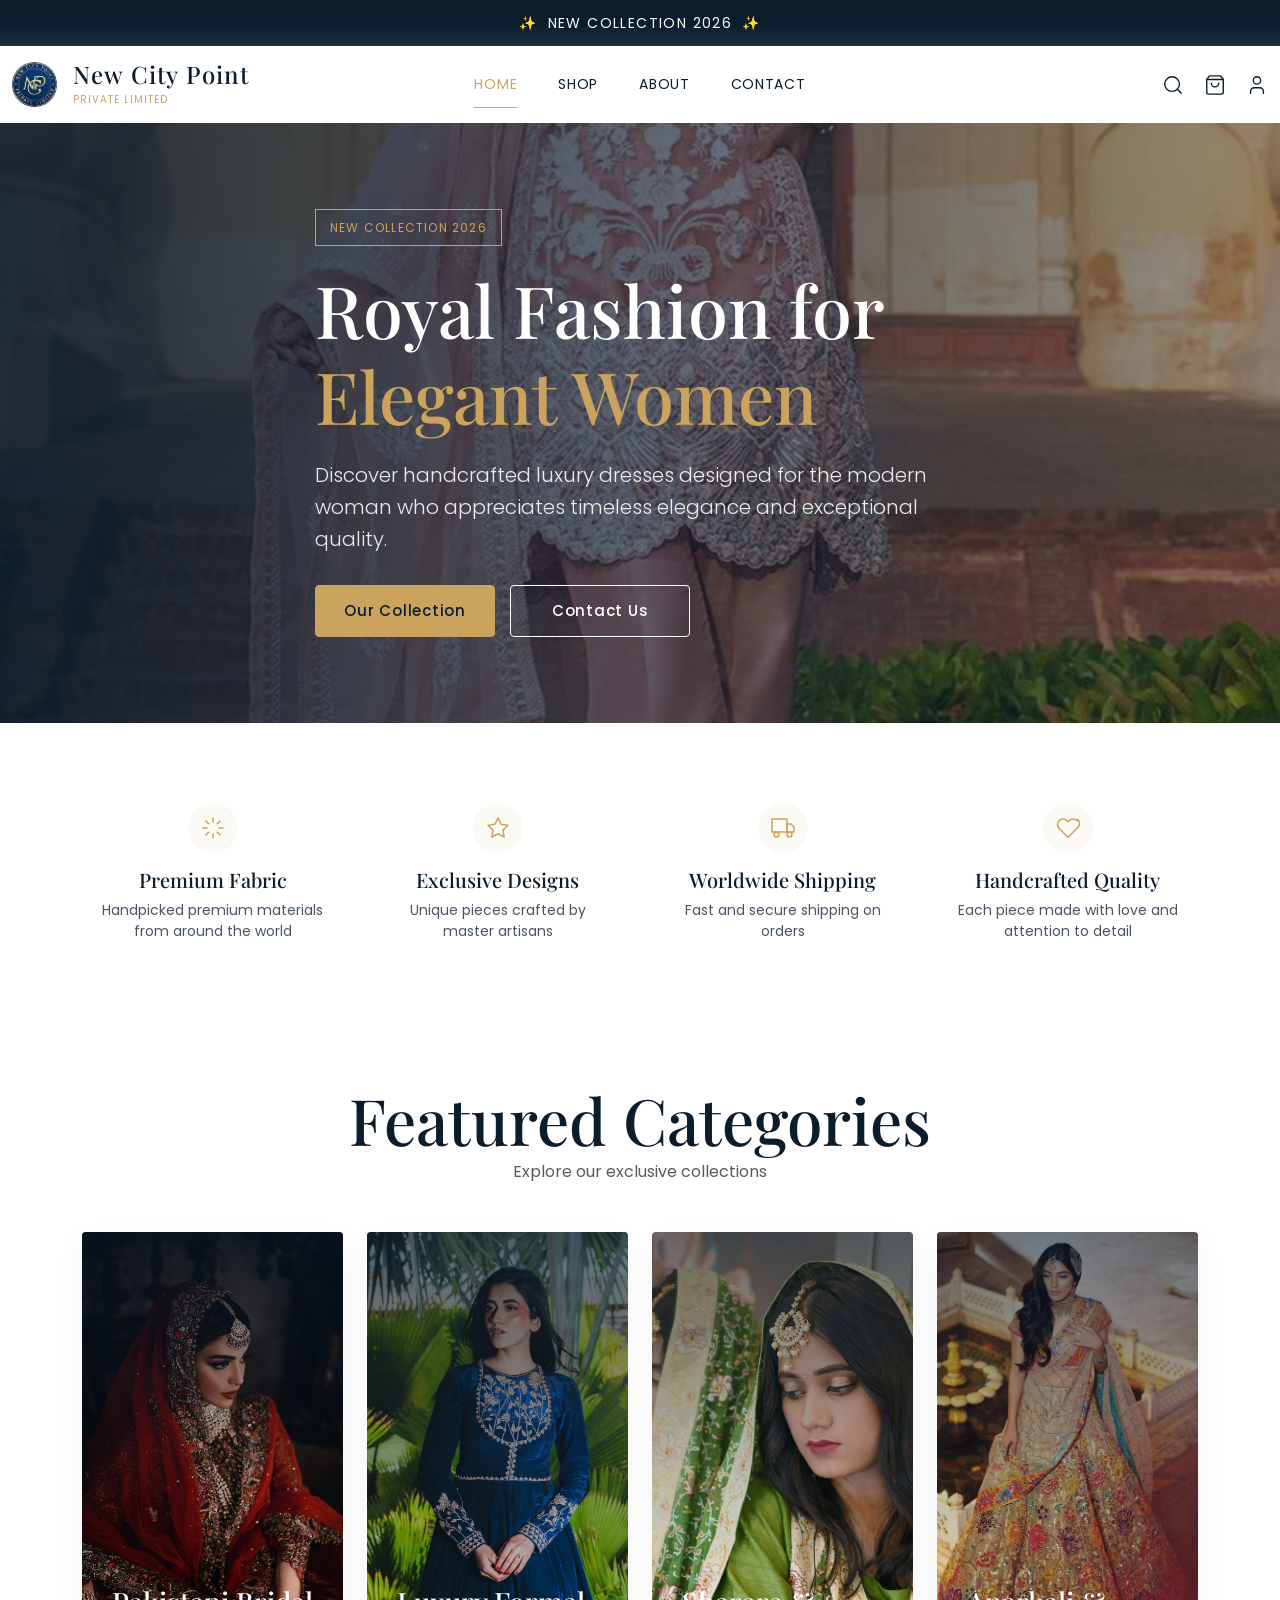
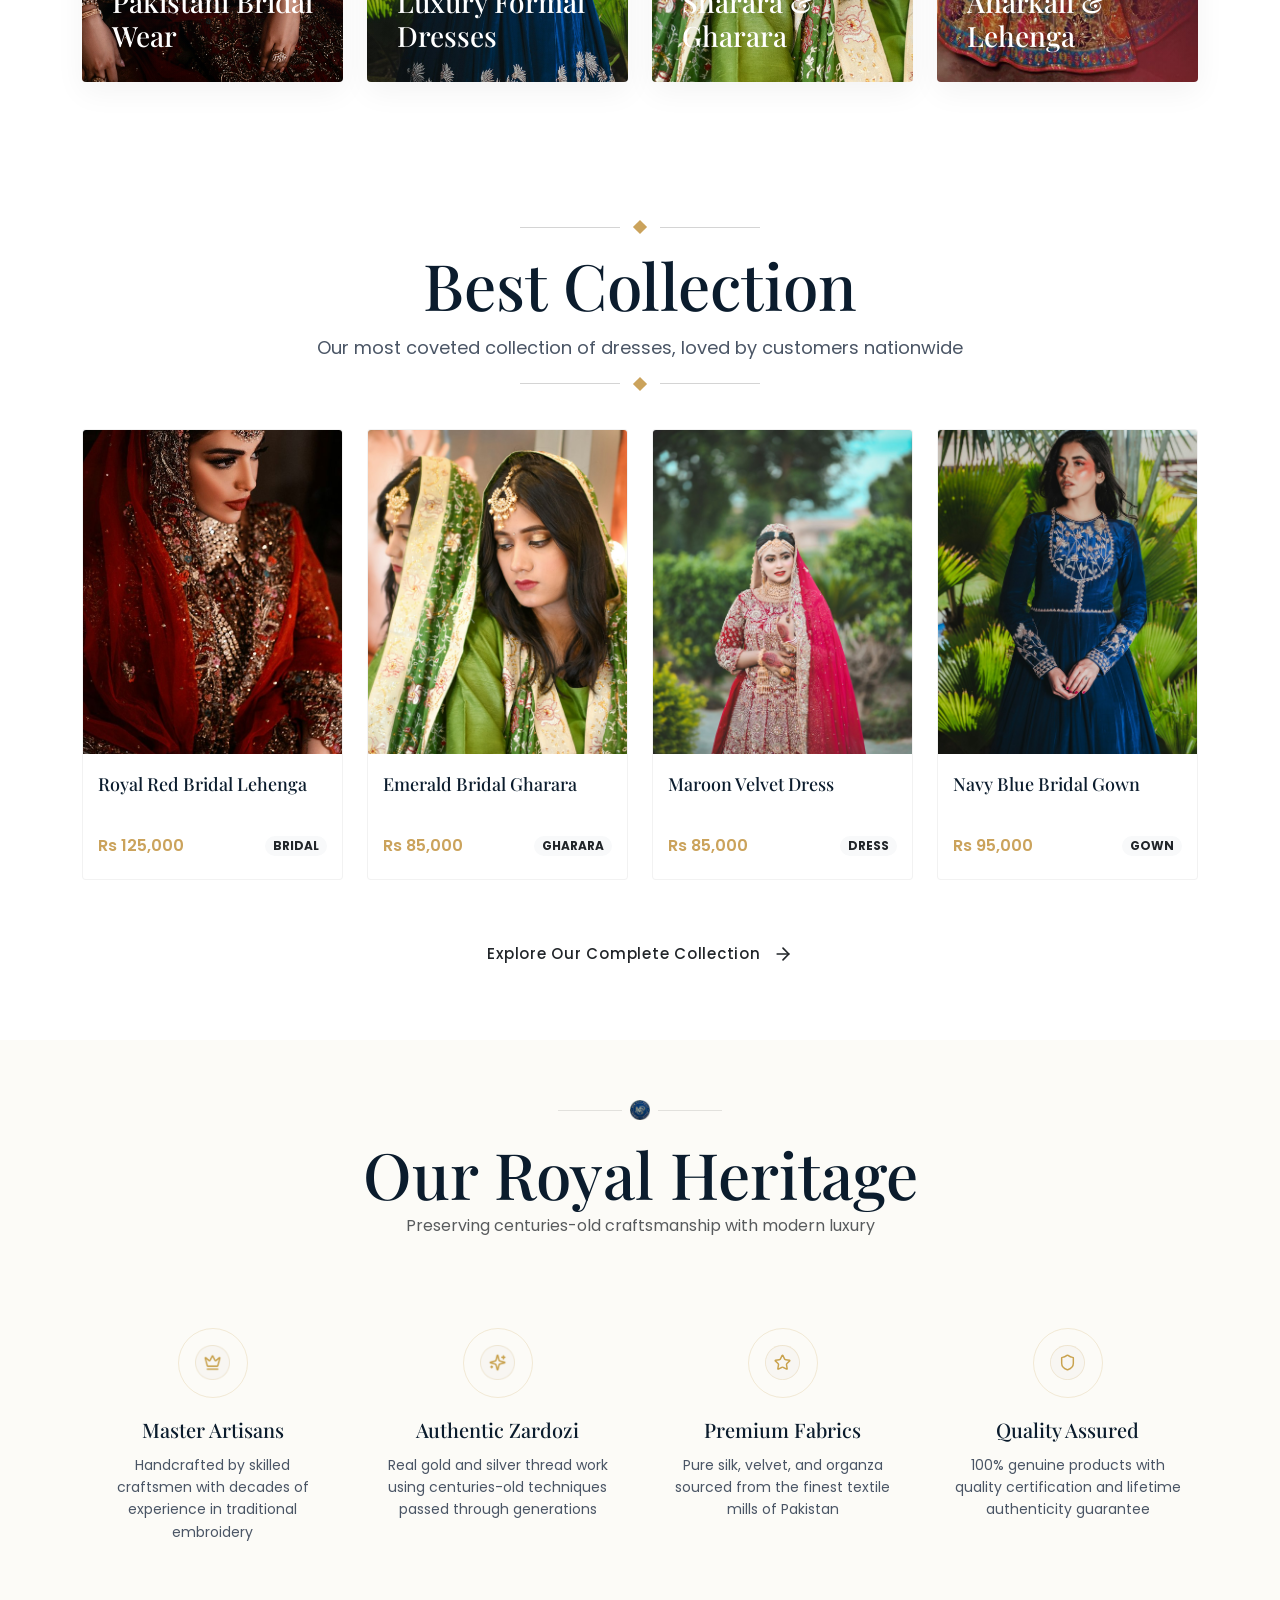
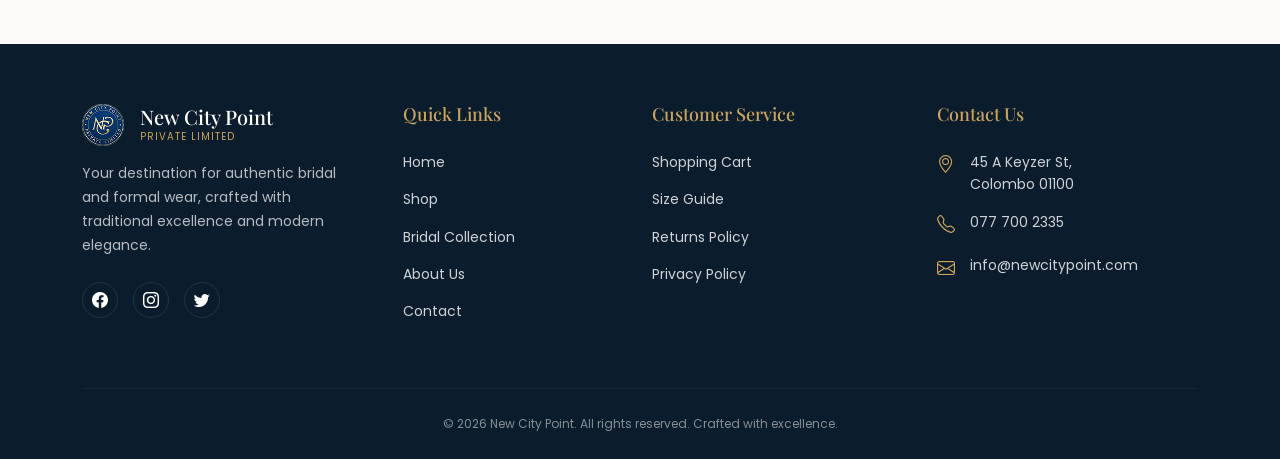
<file: index.html>
<!DOCTYPE html>
<html lang="en">

<head>
    <meta charset="UTF-8">
    <meta name="viewport" content="width=device-width, initial-scale=1.0">
    <title>New City Point | Premium Handcrafted Dresses</title>
    <meta name="description"
        content="Discover handcrafted luxury Pakistani dresses designed for the modern woman who appreciates timeless elegance and exceptional quality.">

    <!-- Google Fonts -->
    <link rel="preconnect" href="https://fonts.googleapis.com">
    <link rel="preconnect" href="https://fonts.gstatic.com" crossorigin>
    <link
        href="https://fonts.googleapis.com/css2?family=Playfair+Display:wght@400;500;600;700&family=Poppins:wght@300;400;500;600;700&display=swap"
        rel="stylesheet">

    <!-- Bootstrap 5 CSS -->
    <link href="https://cdn.jsdelivr.net/npm/bootstrap@5.3.0/dist/css/bootstrap.min.css" rel="stylesheet">
    <!-- Bootstrap Icons -->
    <link rel="stylesheet" href="https://cdn.jsdelivr.net/npm/bootstrap-icons@1.10.5/font/bootstrap-icons.css">

    <link rel="stylesheet" href="assets/css/style.css">

    <link rel="icon" type="image/svg+xml" href="assets/images/WhatsApp Image 2026-04-02 at 8.03.30 AM 1.png">
</head>

<body>

    <div class="announcement-bar">
        <div class="container announcement-content">
            <span>✨</span>
            <span>NEW COLLECTION 2026</span>
            <span>✨</span>
        </div>
    </div>
    <!-- Navigation -->
    <nav class="navbar navbar-expand-lg sticky-top">
        <div class="container">
            <a class="navbar-brand d-flex align-items-center gap-2 gap-sm-3" href="index.html">
                <img src="assets/images/WhatsApp Image 2026-04-02 at 8.03.30 AM 1.png" alt="Logo">
                <div class="navbar-brand-content d-none d-sm-block">
                    <div class="navbar-logo-title">New City Point</div>
                    <div class="navbar-logo-subtitle">Private Limited</div>
                </div>
            </a>
            <button class="navbar-toggler border-0 shadow-none" type="button" data-bs-toggle="collapse"
                data-bs-target="#navbarNav">
                <i class="bi bi-list fs-2 text-primary"></i>
            </button>
            <div class="collapse navbar-collapse" id="navbarNav">
                <ul class="navbar-nav mx-auto align-items-center">
                    <li class="nav-item"><a class="nav-link active" href="index.html">HOME</a></li>
                    <li class="nav-item"><a class="nav-link" href="shop.html">SHOP</a></li>
                    <li class="nav-item"><a class="nav-link" href="about.html">ABOUT</a></li>
                    <li class="nav-item"><a class="nav-link" href="contact.html">CONTACT</a></li>
                </ul>
            </div>
            <div class="d-flex align-items-center gap-3 nav-icons-group">
                <a href="javascript:void(0)" id="search-trigger" class="text-primary transition-smooth">
                    <svg xmlns="http://www.w3.org/2000/svg" width="22" height="22" viewBox="0 0 24 24" fill="none"
                        stroke="currentColor" stroke-width="1.5" stroke-linecap="round" stroke-linejoin="round">
                        <circle cx="11" cy="11" r="8" />
                        <path d="m21 21-4.3-4.3" />
                    </svg>
                </a>
                <a href="cart.html" class="text-primary transition-smooth position-relative">
                    <svg xmlns="http://www.w3.org/2000/svg" width="22" height="22" viewBox="0 0 24 24" fill="none"
                        stroke="currentColor" stroke-width="1.5" stroke-linecap="round" stroke-linejoin="round">
                        <path d="M6 2 3 6v14a2 2 0 0 0 2 2h14a2 2 0 0 0 2-2V6l-3-4Z" />
                        <path d="M3 6h18" />
                        <path d="M16 10a4 4 0 0 1-8 0" />
                    </svg>
                    <span class="position-absolute top-0 start-100 translate-middle badge rounded-pill bg-gold"
                        style="font-size: 10px; padding: 2px 5px; min-width: 18px;">0</span>
                </a>
                <a href="javascript:handleProfileClick()" class="text-primary transition-smooth">
                    <svg xmlns="http://www.w3.org/2000/svg" width="22" height="22" viewBox="0 0 24 24" fill="none"
                        stroke="currentColor" stroke-width="1.5" stroke-linecap="round" stroke-linejoin="round">
                        <path d="M19 21v-2a4 4 0 0 0-4-4H9a4 4 0 0 0-4 4v2" />
                        <circle cx="12" cy="7" r="4" />
                    </svg>
                </a>
            </div>
        </div>
    </nav>

    <!-- Hero Section -->
    <section class="hero-section">
        <div class="hero-overlay"></div>
        <div class="container">
            <div class="hero-content" data-aos="fade-right">
                <span class="hero-tagline">NEW COLLECTION 2026</span>
                <h1 class="hero-title">Royal Fashion for <br><span class="text-gold">Elegant Women</span></h1>
                <p class="hero-description">Discover handcrafted luxury dresses designed for the modern woman who
                    appreciates timeless elegance and exceptional quality.</p>
                <div class="hero-btns">
                    <a href="shop.html" class="btn btn-custom btn-primary-custom">Our Collection</a>
                    <a href="contact.html" class="btn btn-custom btn-outline-custom">Contact Us</a>
                </div>
            </div>
        </div>
    </section>

    <!-- Features Section -->
    <section class="features-section">
        <div class="container">
            <div class="row g-4">
                <div class="col-6 col-md-3">
                    <div class="feature-item" data-aos="fade-up" data-aos-delay="100">
                        <div class="feature-icon-box">
                            <svg viewBox="0 0 24 24" fill="none" stroke="currentColor" stroke-width="1.5"
                                stroke-linecap="round" stroke-linejoin="round">
                                <path
                                    d="M12 2v4M12 18v4M4.93 4.93l2.83 2.83M16.24 16.24l2.83 2.83M2 12h4M18 12h4M4.93 19.07l2.83-2.83M16.24 7.76l2.83-2.83" />
                            </svg>
                        </div>
                        <h3 class="feature-title">Premium Fabric</h3>
                        <p class="feature-desc d-none d-sm-block">Handpicked premium materials from around the world</p>
                    </div>
                </div>
                <div class="col-6 col-md-3">
                    <div class="feature-item" data-aos="fade-up" data-aos-delay="200">
                        <div class="feature-icon-box">
                            <svg viewBox="0 0 24 24" fill="none" stroke="currentColor" stroke-width="1.5"
                                stroke-linecap="round" stroke-linejoin="round">
                                <path
                                    d="M12 2l3.09 6.26L22 9.27l-5 4.87 1.18 6.88L12 17.77l-6.18 3.25L7 14.14 2 9.27l6.91-1.01L12 2z" />
                            </svg>
                        </div>
                        <h3 class="feature-title">Exclusive Designs</h3>
                        <p class="feature-desc d-none d-sm-block">Unique pieces crafted by master artisans</p>
                    </div>
                </div>
                <div class="col-6 col-md-3">
                    <div class="feature-item" data-aos="fade-up" data-aos-delay="300">
                        <div class="feature-icon-box">
                            <svg viewBox="0 0 24 24" fill="none" stroke="currentColor" stroke-width="1.5"
                                stroke-linecap="round" stroke-linejoin="round">
                                <rect x="1" y="3" width="15" height="13" />
                                <polygon points="16 8 20 8 23 11 23 16 16 16 16 8" />
                                <circle cx="5.5" cy="18.5" r="2.5" />
                                <circle cx="18.5" cy="18.5" r="2.5" />
                            </svg>
                        </div>
                        <h3 class="feature-title">Worldwide Shipping</h3>
                        <p class="feature-desc d-none d-sm-block">Fast and secure shipping on orders</p>
                    </div>
                </div>
                <div class="col-6 col-md-3">
                    <div class="feature-item" data-aos="fade-up" data-aos-delay="400">
                        <div class="feature-icon-box">
                            <svg viewBox="0 0 24 24" fill="none" stroke="currentColor" stroke-width="1.5"
                                stroke-linecap="round" stroke-linejoin="round">
                                <path
                                    d="M20.84 4.61a5.5 5.5 0 0 0-7.78 0L12 5.67l-1.06-1.06a5.5 5.5 0 0 0-7.78 7.78l1.06 1.06L12 21.23l8.89-8.89 1.06-1.06a5.5 5.5 0 0 0 0-7.78z" />
                            </svg>
                        </div>
                        <h3 class="feature-title">Handcrafted Quality</h3>
                        <p class="feature-desc d-none d-sm-block">Each piece made with love and attention to detail</p>
                    </div>
                </div>
            </div>
        </div>
    </section>

    <!-- Categories Section -->
    <section class="categories-section">
        <div class="container text-center mb-5">
            <h2 class="section-title">Featured Categories</h2>
            <p class="text-muted">Explore our exclusive collections</p>
        </div>
        <div class="container">
            <div class="row g-4">
                <div class="col-6 col-lg-3" data-aos="zoom-in" data-aos-delay="100">
                    <a href="shop.html" class="category-card d-block">
                        <img src="assets/images/bridal_wear.png" class="category-img" alt="Pakistani Bridal Wear">
                        <div class="category-overlay">
                            <h3 class="category-title">Pakistani Bridal Wear</h3>
                        </div>
                    </a>
                </div>
                <div class="col-6 col-lg-3" data-aos="zoom-in" data-aos-delay="200">
                    <a href="shop.html" class="category-card d-block">
                        <img src="assets/images/luxury_formal.png" class="category-img" alt="Luxury Formal Dresses">
                        <div class="category-overlay">
                            <h3 class="category-title">Luxury Formal Dresses</h3>
                        </div>
                    </a>
                </div>
                <div class="col-6 col-lg-3" data-aos="zoom-in" data-aos-delay="300">
                    <a href="shop.html" class="category-card d-block">
                        <img src="assets/images/sharara_gharara.png" class="category-img" alt="Sharara & Gharara">
                        <div class="category-overlay">
                            <h3 class="category-title">Sharara & Gharara</h3>
                        </div>
                    </a>
                </div>
                <div class="col-6 col-lg-3" data-aos="zoom-in" data-aos-delay="400">
                    <a href="shop.html" class="category-card d-block">
                        <img src="assets/images/anarkali_lehenga.png" class="category-img" alt="Anarkali & Lehenga">
                        <div class="category-overlay">
                            <h3 class="category-title">Anarkali & Lehenga</h3>
                        </div>
                    </a>
                </div>
            </div>
        </div>
    </section>

    <!-- Best Collection Section -->
    <section class="best-collection">
        <div class="container">
            <div class="section-header" data-aos="fade-up">
                <div class="diamond-divider">
                    <div class="divider-line"></div>
                    <div class="diamond"></div>
                    <div class="divider-line"></div>
                </div>
                <h2 class="section-title">Best Collection</h2>
                <p class="section-subtitle">Our most coveted collection of dresses, loved by customers
                    nationwide</p>
                <div class="diamond-divider bottom">
                    <div class="divider-line"></div>
                    <div class="diamond"></div>
                    <div class="divider-line"></div>
                </div>
            </div>

            <div class="row g-4">
                <div class="col-sm-6 col-lg-3" data-aos="fade-up" data-aos-delay="100">
                    <div class="product-card">
                        <div class="product-img-wrapper">
                            <img src="assets/images/red_lehenga.png" class="product-img" alt="Royal Red Bridal Lehenga">
                            <div class="order-now-overlay" onclick="location.href='product-detail.html?id=1'">Order Now
                            </div>
                        </div>
                        <div class="product-info">
                            <h3 class="product-title">Royal Red Bridal Lehenga</h3>
                            <div class="d-flex justify-content-between align-items-center mt-auto">
                                <span class="product-price">Rs 125,000</span>
                                <span class="badge rounded-pill bg-light text-dark px-2 py-1">BRIDAL</span>
                            </div>
                        </div>
                    </div>
                </div>
                <div class="col-sm-6 col-lg-3" data-aos="fade-up" data-aos-delay="200">
                    <div class="product-card">
                        <div class="product-img-wrapper">
                            <img src="assets/images/gharara_emerald.png" class="product-img" alt="Bridal Gharara">
                            <div class="order-now-overlay" onclick="location.href='product-detail.html?id=2'">Order Now
                            </div>
                        </div>
                        <div class="product-info">
                            <h3 class="product-title">Emerald Bridal Gharara</h3>
                            <div class="d-flex justify-content-between align-items-center mt-auto">
                                <span class="product-price">Rs 85,000</span>
                                <span class="badge rounded-pill bg-light text-dark px-2 py-1">GHARARA</span>
                            </div>
                        </div>
                    </div>
                </div>
                <div class="col-sm-6 col-lg-3" data-aos="fade-up" data-aos-delay="300">
                    <div class="product-card">
                        <div class="product-img-wrapper">
                            <img src="assets/images/maroon_velvet.png" class="product-img" alt="Maroon Velvet Dress">
                            <div class="order-now-overlay" onclick="location.href='product-detail.html?id=3'">Order Now
                            </div>
                        </div>
                        <div class="product-info">
                            <h3 class="product-title">Maroon Velvet Dress</h3>
                            <div class="d-flex justify-content-between align-items-center mt-auto">
                                <span class="product-price">Rs 85,000</span>
                                <span class="badge rounded-pill bg-light text-dark px-2 py-1">DRESS</span>
                            </div>
                        </div>
                    </div>
                </div>
                <div class="col-sm-6 col-lg-3" data-aos="fade-up" data-aos-delay="400">
                    <div class="product-card">
                        <div class="product-img-wrapper">
                            <img src="assets/images/navy_anarkali.png" class="product-img" alt="Navy Blue Gown">
                            <div class="order-now-overlay" onclick="location.href='product-detail.html?id=4'">Order Now
                            </div>
                        </div>
                        <div class="product-info">
                            <h3 class="product-title">Navy Blue Bridal Gown</h3>
                            <div class="d-flex justify-content-between align-items-center mt-auto">
                                <span class="product-price">Rs 95,000</span>
                                <span class="badge rounded-pill bg-light text-dark px-2 py-1">GOWN</span>
                            </div>
                        </div>
                    </div>
                </div>
            </div>

            <div class="text-center mt-5">
                <a href="shop.html" class="btn btn-custom btn-explore">
                    Explore Our Complete Collection
                    <svg xmlns="http://www.w3.org/2000/svg" width="20" height="20" viewBox="0 0 24 24" fill="none"
                        stroke="currentColor" stroke-width="2" stroke-linecap="round" stroke-linejoin="round">
                        <line x1="5" y1="12" x2="19" y2="12"></line>
                        <polyline points="12 5 19 12 12 19"></polyline>
                    </svg>
                </a>
            </div>
        </div>
    </section>

    <!-- Heritage Section -->
    <section class="heritage-section">
        <div class="container">
            <div class="section-header" data-aos="fade-up">

                <div class="d-flex align-items-center justify-content-center gap-2 mb-3">
                    <div style="width: clamp(30px, 10vw, 64px); height: 1px; background: rgba(0,0,0,0.1)"></div>
                    <img src="assets/images/WhatsApp Image 2026-04-02 at 8.03.30 AM 1.png" alt="" width="20">
                    <div style="width: clamp(30px, 10vw, 64px); height: 1px; background: rgba(0,0,0,0.1)"></div>
                </div>
                <h2 class="section-title">Our Royal Heritage</h2>
                <p class="text-muted">Preserving centuries-old craftsmanship with modern luxury</p>
            </div>

            <div class="row g-4 mt-3">
                <div class="col-sm-6 col-lg-3" data-aos="fade-up" data-aos-delay="100">
                    <div class="heritage-card">
                        <div class="heritage-icon-wrapper">
                            <img src="assets/images/heritage_artisans.png" alt="Master Artisans" class="img-fluid">
                        </div>
                        <h3>Master Artisans</h3>
                        <p>Handcrafted by skilled craftsmen with decades of experience in traditional
                            embroidery</p>
                    </div>
                </div>
                <div class="col-sm-6 col-lg-3" data-aos="fade-up" data-aos-delay="200">
                    <div class="heritage-card">
                        <div class="heritage-icon-wrapper">
                            <img src="assets/images/heritage_zardozi.png" alt="Authentic Zardozi" class="img-fluid">
                        </div>
                        <h3>Authentic Zardozi</h3>
                        <p>Real gold and silver thread work using centuries-old techniques passed through generations
                        </p>
                    </div>
                </div>
                <div class="col-sm-6 col-lg-3" data-aos="fade-up" data-aos-delay="300">
                    <div class="heritage-card">
                        <div class="heritage-icon-wrapper">
                            <img src="assets/icons/fabrics.svg" alt="Premium Fabrics" class="img-fluid">
                        </div>
                        <h3>Premium Fabrics</h3>
                        <p>Pure silk, velvet, and organza sourced from the finest textile mills of Pakistan</p>
                    </div>
                </div>
                <div class="col-sm-6 col-lg-3" data-aos="fade-up" data-aos-delay="400">
                    <div class="heritage-card">
                        <div class="heritage-icon-wrapper">
                            <img src="assets/icons/quality.svg" alt="Quality Assured" class="img-fluid">
                        </div>
                        <h3>Quality Assured</h3>
                        <p>100% genuine products with quality certification and lifetime authenticity guarantee</p>
                    </div>
                </div>
            </div>
        </div>
    </section>

    <!-- Footer -->
    <footer>
        <div class="container">
            <div class="row g-4">
                <!-- Brand Column -->
                <div class="col-sm-6 col-lg-3">
                    <div class="footer-brand">
                        <div class="d-flex align-items-center gap-3 mb-3">
                            <img src="assets/images/WhatsApp Image 2026-04-02 at 8.03.30 AM 1.png" alt="Logo" height="50">
                            <div>
                                <div class="footer-logo-title">New City Point</div>
                                <div class="footer-logo-subtitle">Private Limited</div>
                            </div>
                        </div>
                        <p class="footer-desc">Your destination for authentic bridal and formal wear, crafted
                            with traditional excellence and modern elegance.</p>
                        <div class="social-links">
                            <a href="#" aria-label="Facebook"><i class="bi bi-facebook"></i></a>
                            <a href="#" aria-label="Instagram"><i class="bi bi-instagram"></i></a>
                            <a href="#" aria-label="Twitter"><i class="bi bi-twitter"></i></a>
                        </div>
                    </div>
                </div>

                <!-- Quick Links -->
                <div class="col-6 col-lg-3 ps-lg-5">
                    <div class="footer-column">
                        <h4>Quick Links</h4>
                        <ul class="footer-links">
                            <li><a href="index.html" class="footer-link">Home</a></li>
                            <li><a href="shop.html" class="footer-link">Shop</a></li>
                            <li><a href="#" class="footer-link">Bridal Collection</a></li>
                            <li><a href="about.html" class="footer-link">About Us</a></li>
                            <li><a href="contact.html" class="footer-link">Contact</a></li>
                        </ul>
                    </div>
                </div>

                <!-- Customer Service -->
                <div class="col-6 col-lg-3">
                    <div class="footer-column">
                        <h4>Customer Service</h4>
                        <ul class="footer-links">
                            <li><a href="cart.html" class="footer-link">Shopping Cart</a></li>
                            <li><a href="#" class="footer-link">Size Guide</a></li>
                            <li><a href="#" class="footer-link">Returns Policy</a></li>
                            <li><a href="#" class="footer-link">Privacy Policy</a></li>
                        </ul>
                    </div>
                </div>

                <!-- Contact Us -->
                <div class="col-sm-6 col-lg-3">
                    <div class="footer-column">
                        <h4>Contact Us</h4>
                        <ul class="contact-info-list">
                            <li class="contact-info-item">
                                <i class="bi bi-geo-alt"></i>
                                <span>45 A Keyzer St,<br>Colombo 01100</span>
                            </li>
                            <li class="contact-info-item">
                                <i class="bi bi-telephone"></i>
                                <span>077 700 2335</span>
                            </li>
                            <li class="contact-info-item">
                                <i class="bi bi-envelope"></i>
                                <span>info@newcitypoint.com</span>
                            </li>
                        </ul>
                    </div>
                </div>
            </div>

            <!-- Bottom Copyright -->
            <div class="copyright-section">
                <p class="mb-0">© 2026 New City Point. All rights reserved. Crafted with excellence.
                </p>
            </div>
        </div>
    </footer>

    <!-- Bootstrap 5 JS -->
    <script src="https://cdn.jsdelivr.net/npm/bootstrap@5.3.0/dist/js/bootstrap.bundle.min.js"></script>

    <!-- jQuery -->
    <script src="https://code.jquery.com/jquery-3.6.0.min.js"></script>
    <script src="assets/js/products.js"></script>
    <script src="assets/js/cart.js"></script>
    <script src="assets/js/auth.js"></script>
    <script src="assets/js/main.js"></script>

    <!-- AOS Animation -->
    <link href="https://unpkg.com/aos@2.3.1/dist/aos.css" rel="stylesheet">
    <script src="https://unpkg.com/aos@2.3.1/dist/aos.js"></script>

    <script>
        $(document).ready(function () {
            // Initialize AOS
            AOS.init({
                duration: 1000,
                once: true,
                offset: 100
            });

            // Navbar Scroll Effect
            $(window).scroll(function () {
                if ($(this).scrollTop() > 50) {
                    $('.navbar').css('box-shadow', '0 5px 15px rgba(0,0,0,0.1)');
                } else {
                    $('.navbar').css('box-shadow', 'none');
                }
            });
        });
    </script>
</body>

</html>
</file>
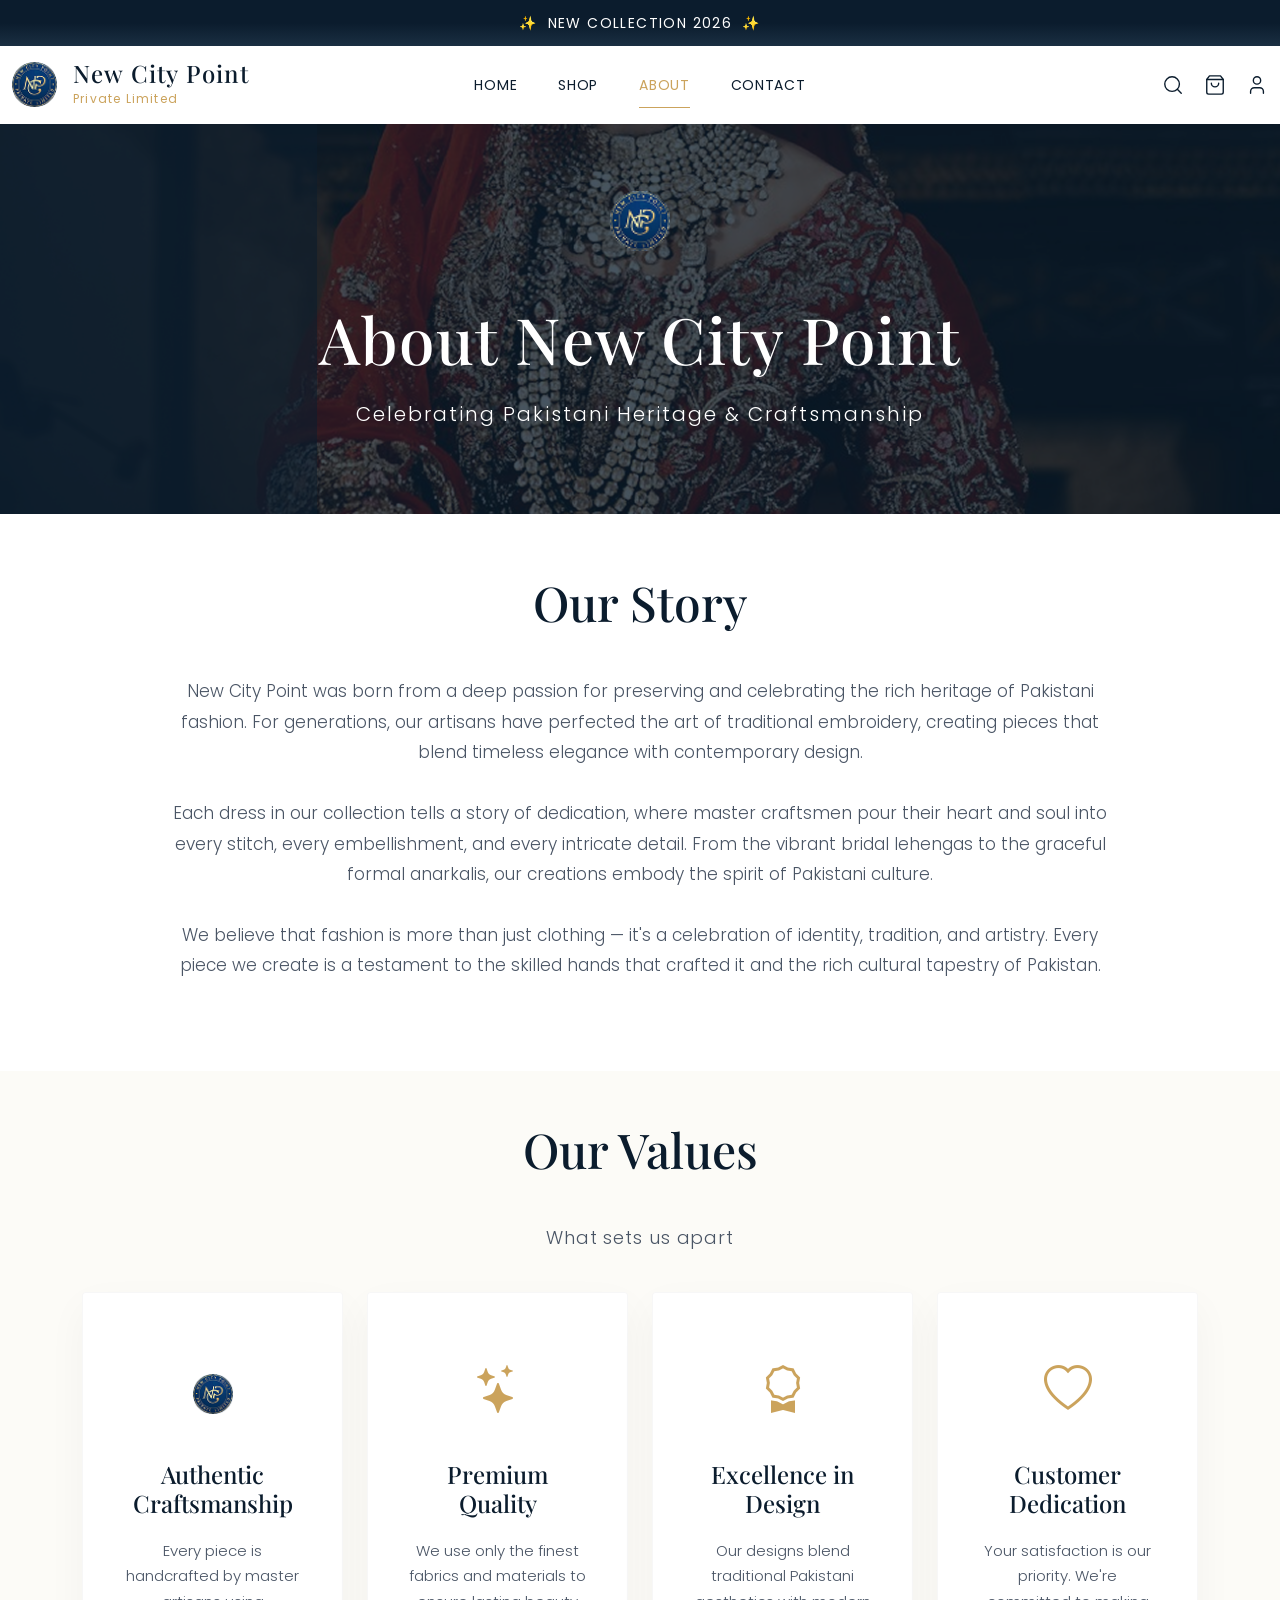
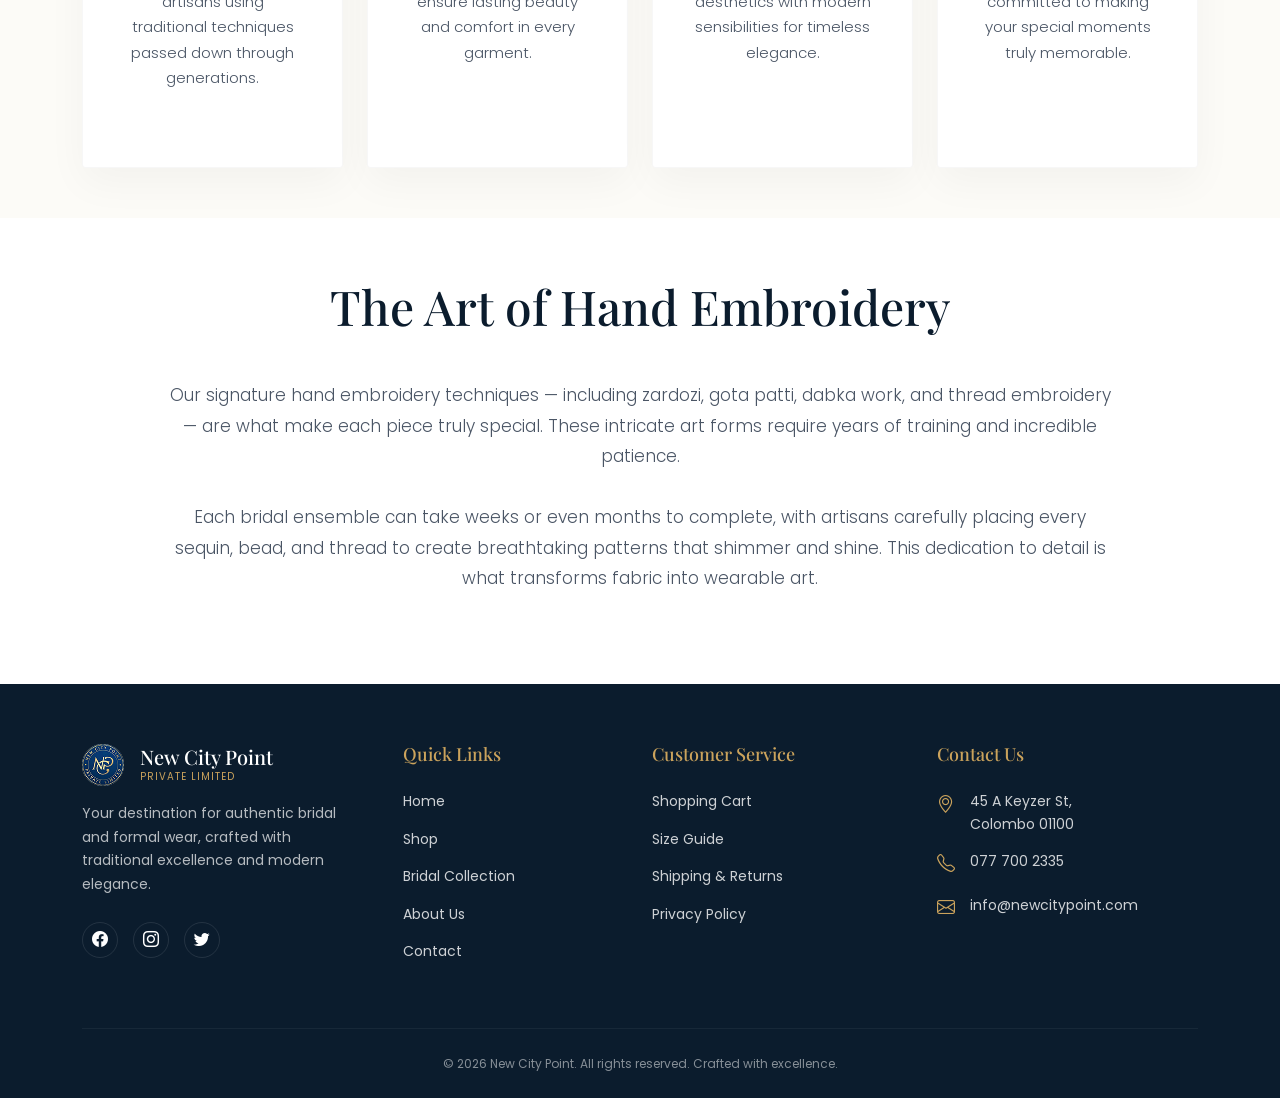
<file: about.html>
<!DOCTYPE html>
<html lang="en">

<head>
    <meta charset="UTF-8">
    <meta name="viewport" content="width=device-width, initial-scale=1.0">
    <title>About Us | New City Point</title>
    <meta name="description"
        content="Learn about the heritage and craftsmanship behind New City Point, celebrating traditional Pakistani fashion.">

    <!-- Google Fonts -->
    <link rel="preconnect" href="https://fonts.googleapis.com">
    <link rel="preconnect" href="https://fonts.gstatic.com" crossorigin>
    <link
        href="https://fonts.googleapis.com/css2?family=Playfair+Display:wght@400;500;600;700&family=Poppins:wght@300;400;500;600;700&display=swap"
        rel="stylesheet">

    <!-- Bootstrap 5 CSS -->
    <link href="https://cdn.jsdelivr.net/npm/bootstrap@5.3.0/dist/css/bootstrap.min.css" rel="stylesheet">
    <!-- Bootstrap Icons -->
    <link rel="stylesheet" href="https://cdn.jsdelivr.net/npm/bootstrap-icons@1.10.5/font/bootstrap-icons.css">

    <link rel="stylesheet" href="assets/css/style.css">

    <link rel="icon" type="image/svg+xml" href="assets/images/WhatsApp Image 2026-04-02 at 8.03.30 AM 1.png">

    <style>
        .about-hero {
            height: 390px;
            background: url('assets/images/about-bg\ copy.png') center/cover no-repeat;
            display: flex;
            align-items: center;
            justify-content: center;
            text-align: center;
            color: var(--white);
            position: relative;
        }

        .about-hero .hero-overlay {
            position: absolute;
            top: 0;
            left: 0;
            width: 100%;
            height: 100%;
            background: rgba(11, 28, 45, 0.75);
        }

        .about-hero-content {
            position: relative;
            z-index: 2;
        }

        .about-hero-icon {
            margin-bottom: 30px;
        }

        .about-hero-icon i {
            font-size: 60px;
            color: var(--secondary-color);
        }

        .about-hero-title {
            font-size: 64px;
            font-family: var(--font-heading);
            font-weight: 500;
            margin-bottom: 20px;
            letter-spacing: 0.02em;
        }

        .about-hero-subtitle {
            font-size: 20px;
            letter-spacing: 0.1em;
            opacity: 0.9;
            font-weight: 300;
        }

        .our-story-section {
            padding: 60px 0;
            text-align: center;
            background-color: var(--white);
        }

        .about-section-title {
            font-size: 48px;
            font-family: var(--font-heading);
            margin-bottom: 45px;
            color: var(--primary-color);
        }

        .story-text {
            max-width: 950px;
            margin: 0 auto;
        }

        .story-text p {
            font-size: 17px;
            color: var(--text-muted);
            line-height: 1.8;
            margin-bottom: 30px;
            font-weight: 300;
        }

        .values-section {
            padding: 50px;
            background-color: #fcfbf7;
            text-align: center;
        }

        .values-subtitle {
            font-size: 18px;
            color: var(--text-muted);
            margin-bottom: 40px;
            letter-spacing: 0.05em;
            font-weight: 300;
        }

        .value-card {
            background: var(--white);
            padding: 60px 40px;
            height: 100%;
            border-radius: 4px;
            box-shadow: 0 15px 40px rgba(0, 0, 0, 0.04);
            transition: var(--transition-smooth);
            border: 1px solid rgba(0, 0, 0, 0.03);
        }

        .value-card:hover {
            transform: translateY(-10px);
            box-shadow: 0 30px 60px rgba(0, 0, 0, 0.1);
        }

        .value-icon {
            font-size: 48px;
            color: var(--secondary-color);
            margin-bottom: 30px;
        }

        .value-card h3 {
            font-size: 24px;
            margin-bottom: 20px;
            color: var(--primary-color);
            font-family: var(--font-heading);
        }

        .value-card p {
            font-size: 15px;
            color: var(--text-muted);
            line-height: 1.7;
            font-weight: 300;
        }

        .embroidery-section {
            padding: 60px 0;
            text-align: center;
            background-color: var(--white);
        }

        @media (max-width: 991px) {
            .about-hero-title {
                font-size: 48px;
            }
        }

        @media (max-width: 768px) {
            .about-hero-title {
                font-size: 38px;
            }

            .about-section-title {
                font-size: 36px;
            }

            .value-card {
                padding: 40px 20px;
            }
        }
    </style>
</head>

<body>

    <div class="announcement-bar">
        <div class="container announcement-content">
            <span>✨</span>
            <span>NEW COLLECTION 2026</span>
            <span>✨</span>
        </div>
    </div>

    <!-- Navigation -->
    <nav class="navbar navbar-expand-lg sticky-top">
        <div class="container">
            <a class="navbar-brand d-flex align-items-center gap-3" href="index.html">
                <img src="assets/images/WhatsApp Image 2026-04-02 at 8.03.30 AM 1.png" alt="Logo">
                <div class="d-none d-sm-block">
                    <div
                        style="font-family: var(--font-heading); font-size: 24px; line-height: 1; letter-spacing: 0.05em; color: var(--primary-color); font-weight: 500;">
                        New City Point</div>
                    <div
                        style="font-family: var(--font-body); font-size: 12px; opacity: 1; letter-spacing: 0.1em; font-weight: 400; color: var(--secondary-color); margin-top: 4px;">
                        Private Limited</div>
                </div>
            </a>
            <button class="navbar-toggler border-0 shadow-none" type="button" data-bs-toggle="collapse"
                data-bs-target="#navbarNav">
                <i class="bi bi-list fs-2 text-primary"></i>
            </button>
            <div class="collapse navbar-collapse" id="navbarNav">
                <ul class="navbar-nav mx-auto align-items-center">
                    <li class="nav-item"><a class="nav-link" href="index.html">HOME</a></li>
                    <li class="nav-item"><a class="nav-link" href="shop.html">SHOP</a></li>
                    <li class="nav-item"><a class="nav-link active" href="about.html">ABOUT</a></li>
                    <li class="nav-item"><a class="nav-link" href="contact.html">CONTACT</a></li>
                </ul>
            </div>
            <div class="d-flex align-items-center gap-3 nav-icons-group">
                <a href="javascript:void(0)" id="search-trigger" class="text-primary transition-smooth">
                    <svg xmlns="http://www.w3.org/2000/svg" width="22" height="22" viewBox="0 0 24 24" fill="none"
                        stroke="currentColor" stroke-width="1.5" stroke-linecap="round" stroke-linejoin="round">
                        <circle cx="11" cy="11" r="8" />
                        <path d="m21 21-4.3-4.3" />
                    </svg>
                </a>
                <a href="cart.html" class="text-primary transition-smooth position-relative">
                    <svg xmlns="http://www.w3.org/2000/svg" width="22" height="22" viewBox="0 0 24 24" fill="none"
                        stroke="currentColor" stroke-width="1.5" stroke-linecap="round" stroke-linejoin="round">
                        <path d="M6 2 3 6v14a2 2 0 0 0 2 2h14a2 2 0 0 0 2-2V6l-3-4Z" />
                        <path d="M3 6h18" />
                        <path d="M16 10a4 4 0 0 1-8 0" />
                    </svg>
                    <span class="position-absolute top-0 start-100 translate-middle badge rounded-pill bg-gold"
                        style="font-size: 10px; padding: 2px 5px; min-width: 18px;">0</span>
                </a>
                <a href="javascript:handleProfileClick()" class="text-primary transition-smooth">
                    <svg xmlns="http://www.w3.org/2000/svg" width="22" height="22" viewBox="0 0 24 24" fill="none"
                        stroke="currentColor" stroke-width="1.5" stroke-linecap="round" stroke-linejoin="round">
                        <path d="M19 21v-2a4 4 0 0 0-4-4H9a4 4 0 0 0-4 4v2" />
                        <circle cx="12" cy="7" r="4" />
                    </svg>
                </a>
            </div>
        </div>
    </nav>

    <!-- About Hero Section -->
    <section class="about-hero">
        <div class="hero-overlay"></div>
        <div class="container about-hero-content">
            <div class="about-hero-icon" data-aos="zoom-in">
                <img src="assets/images/WhatsApp Image 2026-04-02 at 8.03.30 AM 1.png" alt="Logo" width="60" style="margin-bottom: 20px;">
            </div>
            <h1 class="about-hero-title" data-aos="fade-up" data-aos-delay="200">About New City Point</h1>
            <p class="about-hero-subtitle" data-aos="fade-up" data-aos-delay="400">Celebrating Pakistani Heritage &
                Craftsmanship</p>
        </div>
    </section>

    <!-- Our Story Section -->
    <section class="our-story-section">
        <div class="container">
            <h2 class="about-section-title" data-aos="fade-up">Our Story</h2>
            <div class="story-text">
                <p data-aos="fade-up" data-aos-delay="100">New City Point was born from a deep passion for
                    preserving and celebrating the rich heritage of Pakistani fashion. For generations, our artisans
                    have perfected the art of traditional embroidery, creating pieces that blend timeless elegance with
                    contemporary design.</p>
                <p data-aos="fade-up" data-aos-delay="200">Each dress in our collection tells a story of dedication,
                    where master craftsmen pour their heart and soul into every stitch, every embellishment, and every
                    intricate detail. From the vibrant bridal lehengas to the graceful formal anarkalis, our creations
                    embody the spirit of Pakistani culture.</p>
                <p data-aos="fade-up" data-aos-delay="300">We believe that fashion is more than just clothing — it's a
                    celebration of identity, tradition, and artistry. Every piece we create is a testament to the
                    skilled hands that crafted it and the rich cultural tapestry of Pakistan.</p>
            </div>
        </div>
    </section>

    <!-- Our Values Section -->
    <section class="values-section">
        <div class="container">
            <h2 class="about-section-title" data-aos="fade-up">Our Values</h2>
            <p class="values-subtitle" data-aos="fade-up" data-aos-delay="100">What sets us apart</p>
            <div class="row g-4">
                <div class="col-md-3" data-aos="fade-up" data-aos-delay="200">
                    <div class="value-card">
                        <div class="value-icon"><img src="assets/images/WhatsApp Image 2026-04-02 at 8.03.30 AM 1.png" alt="" width="40"></div>
                        <h3>Authentic Craftsmanship</h3>
                        <p>Every piece is handcrafted by master artisans using traditional techniques passed down
                            through generations.</p>
                    </div>
                </div>
                <div class="col-md-3" data-aos="fade-up" data-aos-delay="300">
                    <div class="value-card">
                        <div class="value-icon"><i class="bi bi-stars"></i></div>
                        <h3>Premium Quality</h3>
                        <p>We use only the finest fabrics and materials to ensure lasting beauty and comfort in every
                            garment.</p>
                    </div>
                </div>
                <div class="col-md-3" data-aos="fade-up" data-aos-delay="400">
                    <div class="value-card">
                        <div class="value-icon"><i class="bi bi-award"></i></div>
                        <h3>Excellence in Design</h3>
                        <p>Our designs blend traditional Pakistani aesthetics with modern sensibilities for timeless
                            elegance.</p>
                    </div>
                </div>
                <div class="col-md-3" data-aos="fade-up" data-aos-delay="500">
                    <div class="value-card">
                        <div class="value-icon"><i class="bi bi-heart"></i></div>
                        <h3>Customer Dedication</h3>
                        <p>Your satisfaction is our priority. We're committed to making your special moments truly
                            memorable.</p>
                    </div>
                </div>
            </div>
        </div>
    </section>

    <!-- Art of Embroidery Section -->
    <section class="embroidery-section">
        <div class="container">
            <h2 class="about-section-title" data-aos="fade-up">The Art of Hand Embroidery</h2>
            <div class="story-text">
                <p data-aos="fade-up" data-aos-delay="100">Our signature hand embroidery techniques — including zardozi,
                    gota patti, dabka work, and thread embroidery — are what make each piece truly special. These
                    intricate art forms require years of training and incredible patience.</p>
                <p data-aos="fade-up" data-aos-delay="200">Each bridal ensemble can take weeks or even months to
                    complete, with artisans carefully placing every sequin, bead, and thread to create breathtaking
                    patterns that shimmer and shine. This dedication to detail is what transforms fabric into wearable
                    art.</p>
            </div>
        </div>
    </section>

    <!-- Footer -->
    <footer>
        <div class="container">
            <div class="row g-4">
                <!-- Brand Column -->
                <div class="col-lg-3">
                    <div class="footer-brand">
                        <div class="d-flex align-items-center gap-3 mb-3">
                            <img src="assets/images/WhatsApp Image 2026-04-02 at 8.03.30 AM 1.png" alt="Logo" height="35">
                            <div>
                                <div class="footer-logo-title">New City Point</div>
                                <div class="footer-logo-subtitle">Private Limited</div>
                            </div>
                        </div>
                        <p class="footer-desc">Your destination for authentic bridal and formal wear, crafted
                            with traditional excellence and modern elegance.</p>
                        <div class="social-links">
                            <a href="#"><i class="bi bi-facebook"></i></a>
                            <a href="#"><i class="bi bi-instagram"></i></a>
                            <a href="#"><i class="bi bi-twitter"></i></a>
                        </div>
                    </div>
                </div>

                <!-- Quick Links -->
                <div class="col-lg-3 ps-lg-5">
                    <div class="footer-column">
                        <h4>Quick Links</h4>
                        <ul class="footer-links">
                            <li><a href="index.html" class="footer-link">Home</a></li>
                            <li><a href="shop.html" class="footer-link">Shop</a></li>
                            <li><a href="#" class="footer-link">Bridal Collection</a></li>
                            <li><a href="about.html" class="footer-link">About Us</a></li>
                            <li><a href="contact.html" class="footer-link">Contact</a></li>
                        </ul>
                    </div>
                </div>

                <!-- Customer Service -->
                <div class="col-lg-3">
                    <div class="footer-column">
                        <h4>Customer Service</h4>
                        <ul class="footer-links">
                            <li><a href="cart.html" class="footer-link">Shopping Cart</a></li>
                            <li><a href="#" class="footer-link">Size Guide</a></li>
                            <li><a href="#" class="footer-link">Shipping & Returns</a></li>
                            <li><a href="#" class="footer-link">Privacy Policy</a></li>
                        </ul>
                    </div>
                </div>

                <!-- Contact Us -->
                <div class="col-lg-3">
                    <div class="footer-column">
                        <h4>Contact Us</h4>
                        <ul class="contact-info-list">
                            <li class="contact-info-item">
                                <i class="bi bi-geo-alt"></i>
                                <span>45 A Keyzer St,<br>Colombo 01100</span>
                            </li>
                            <li class="contact-info-item">
                                <i class="bi bi-telephone"></i>
                                <span>077 700 2335</span>
                            </li>
                            <li class="contact-info-item">
                                <i class="bi bi-envelope"></i>
                                <span>info@newcitypoint.com</span>
                            </li>
                        </ul>
                    </div>
                </div>
            </div>

            <!-- Bottom Copyright -->
            <div class="copyright-section">
                <p class="mb-0">© 2026 New City Point. All rights reserved. Crafted with excellence.
                </p>
            </div>
        </div>
    </footer>

    <!-- Bootstrap 5 JS -->
    <script src="https://cdn.jsdelivr.net/npm/bootstrap@5.3.0/dist/js/bootstrap.bundle.min.js"></script>

    <!-- jQuery -->
    <script src="https://code.jquery.com/jquery-3.6.0.min.js"></script>
    <script src="assets/js/products.js"></script>
    <script src="assets/js/cart.js"></script>
    <script src="assets/js/auth.js"></script>
    <script src="assets/js/main.js"></script>
    <!-- AOS Animation -->
    <link href="https://unpkg.com/aos@2.3.1/dist/aos.css" rel="stylesheet">
    <script src="https://unpkg.com/aos@2.3.1/dist/aos.js"></script>

    <script>
        $(document).ready(function () {
            // Initialize AOS
            AOS.init({
                duration: 1000,
                once: true,
                offset: 100
            });

            // Navbar Scroll Effect
            $(window).scroll(function () {
                if ($(this).scrollTop() > 50) {
                    $('.navbar').css('box-shadow', '0 5px 15px rgba(0,0,0,0.1)');
                } else {
                    $('.navbar').css('box-shadow', 'none');
                }
            });
        });
    </script>
</body>

</html>
</file>
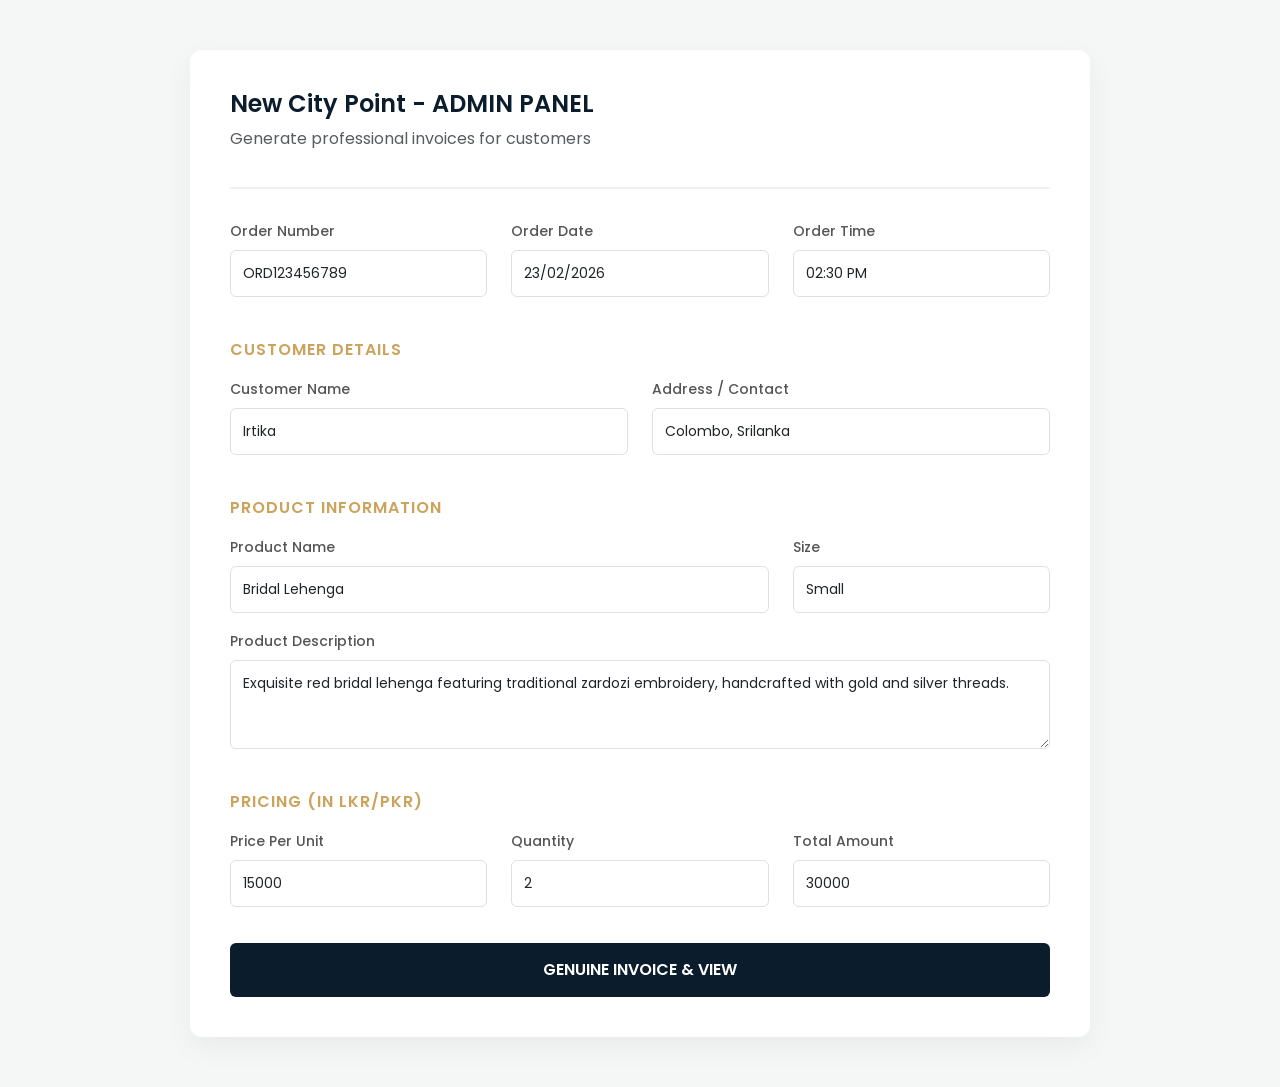
<file: admin-invoice-generator.html>
<!DOCTYPE html>
<html lang="en">

<head>
    <meta charset="UTF-8">
    <meta name="viewport" content="width=device-width, initial-scale=1.0">
    <title>Admin - Invoice Generator | New City Point</title>
    <!-- Bootstrap 5 CSS -->
    <link href="https://cdn.jsdelivr.net/npm/bootstrap@5.3.0/dist/css/bootstrap.min.css" rel="stylesheet">
    <link href="https://fonts.googleapis.com/css2?family=Poppins:wght@300;400;500;600&display=swap" rel="stylesheet">
    <style>
        body {
            background-color: #f4f7f6;
            font-family: 'Poppins', sans-serif;
            padding: 50px 0;
        }

        .admin-card {
            background: white;
            border-radius: 12px;
            box-shadow: 0 10px 30px rgba(0, 0, 0, 0.05);
            padding: 40px;
            max-width: 900px;
            margin: 0 auto;
        }

        .admin-header {
            border-bottom: 2px solid #f0f0f0;
            margin-bottom: 30px;
            padding-bottom: 20px;
        }

        .admin-header h1 {
            font-size: 24px;
            font-weight: 600;
            color: #0b1c2d;
        }

        label {
            font-weight: 500;
            font-size: 14px;
            color: #555;
            margin-bottom: 8px;
        }

        .form-control {
            border: 1px solid #e0e0e0;
            padding: 12px;
            font-size: 14px;
            border-radius: 6px;
        }

        .form-control:focus {
            border-color: #cba35c;
            box-shadow: 0 0 0 0.2rem rgba(203, 163, 92, 0.1);
        }

        .btn-generate {
            background: #0b1c2d;
            color: white;
            padding: 15px 30px;
            border: none;
            border-radius: 6px;
            font-weight: 600;
            width: 100%;
            margin-top: 20px;
            transition: 0.3s;
        }

        .btn-generate:hover {
            background: #1a3a5a;
        }

        .section-title {
            font-size: 16px;
            font-weight: 600;
            color: #cba35c;
            margin: 25px 0 15px;
            text-transform: uppercase;
            letter-spacing: 1px;
        }
    </style>
</head>

<body>

    <div class="container">
        <div class="admin-card">
            <div class="admin-header">
                <h1>New City Point - ADMIN PANEL</h1>
                <p class="text-muted">Generate professional invoices for customers</p>
            </div>

            <form id="invoiceForm">
                <div class="row">
                    <div class="col-md-4">
                        <div class="mb-3">
                            <label>Order Number</label>
                            <input type="text" class="form-control" id="orderId" value="ORD123456789">
                        </div>
                    </div>
                    <div class="col-md-4">
                        <div class="mb-3">
                            <label>Order Date</label>
                            <input type="text" class="form-control" id="orderDate" value="23/02/2026">
                        </div>
                    </div>
                    <div class="col-md-4">
                        <div class="mb-3">
                            <label>Order Time</label>
                            <input type="text" class="form-control" id="orderTime" value="02:30 PM">
                        </div>
                    </div>
                </div>

                <div class="section-title">Customer Details</div>
                <div class="row">
                    <div class="col-md-6">
                        <div class="mb-3">
                            <label>Customer Name</label>
                            <input type="text" class="form-control" id="customerName" value="Irtika">
                        </div>
                    </div>
                    <div class="col-md-6">
                        <div class="mb-3">
                            <label>Address / Contact</label>
                            <input type="text" class="form-control" id="customerAddress" value="Colombo, Srilanka">
                        </div>
                    </div>
                </div>

                <div class="section-title">Product Information</div>
                <div class="row">
                    <div class="col-md-8">
                        <div class="mb-3">
                            <label>Product Name</label>
                            <input type="text" class="form-control" id="productName" value="Bridal Lehenga">
                        </div>
                    </div>
                    <div class="col-md-4">
                        <div class="mb-3">
                            <label>Size</label>
                            <input type="text" class="form-control" id="productSize" value="Small">
                        </div>
                    </div>
                    <div class="col-md-12">
                        <div class="mb-3">
                            <label>Product Description</label>
                            <textarea class="form-control" id="productDescription"
                                rows="3">Exquisite red bridal lehenga featuring traditional zardozi embroidery, handcrafted with gold and silver threads.</textarea>
                        </div>
                    </div>
                </div>

                <div class="section-title">Pricing (In LKR/PKR)</div>
                <div class="row">
                    <div class="col-md-4">
                        <div class="mb-3">
                            <label>Price Per Unit</label>
                            <input type="number" class="form-control" id="pricePerUnit" value="15000">
                        </div>
                    </div>
                    <div class="col-md-4">
                        <div class="mb-3">
                            <label>Quantity</label>
                            <input type="number" class="form-control" id="productQuantity" value="2">
                        </div>
                    </div>
                    <div class="col-md-4">
                        <div class="mb-3">
                            <label>Total Amount</label>
                            <input type="number" class="form-control" id="totalAmount" value="30000">
                        </div>
                    </div>
                </div>

                <button type="button" class="btn-generate" onclick="generateInvoice()">GENUINE INVOICE & VIEW</button>
            </form>
        </div>
    </div>

    <script>
        function generateInvoice() {
            // Collect form data
            const orderData = {
                id: document.getElementById('orderId').value,
                date: document.getElementById('orderDate').value,
                time: document.getElementById('orderTime').value,
                customer: {
                    fullName: document.getElementById('customerName').value,
                    address: document.getElementById('customerAddress').value
                },
                items: [
                    {
                        name: document.getElementById('productName').value,
                        size: document.getElementById('productSize').value,
                        quantity: parseInt(document.getElementById('productQuantity').value),
                        description: document.getElementById('productDescription').value,
                        price: parseFloat(document.getElementById('pricePerUnit').value)
                    }
                ],
                total: parseFloat(document.getElementById('totalAmount').value)
            };

            // Store in temp_invoice_data for the invoice page to pick up
            localStorage.setItem('temp_invoice_data', JSON.stringify(orderData));

            // Small delay to ensure storage, then open invoice
            setTimeout(() => {
                window.open('invoice.html', '_blank');
            }, 100);
        }

        // Auto-calculate total amount
        const priceInput = document.getElementById('pricePerUnit');
        const qtyInput = document.getElementById('productQuantity');
        const totalInput = document.getElementById('totalAmount');

        [priceInput, qtyInput].forEach(input => {
            input.addEventListener('input', () => {
                totalInput.value = (priceInput.value || 0) * (qtyInput.value || 0);
            });
        });
    </script>
</body>

</html>
</file>
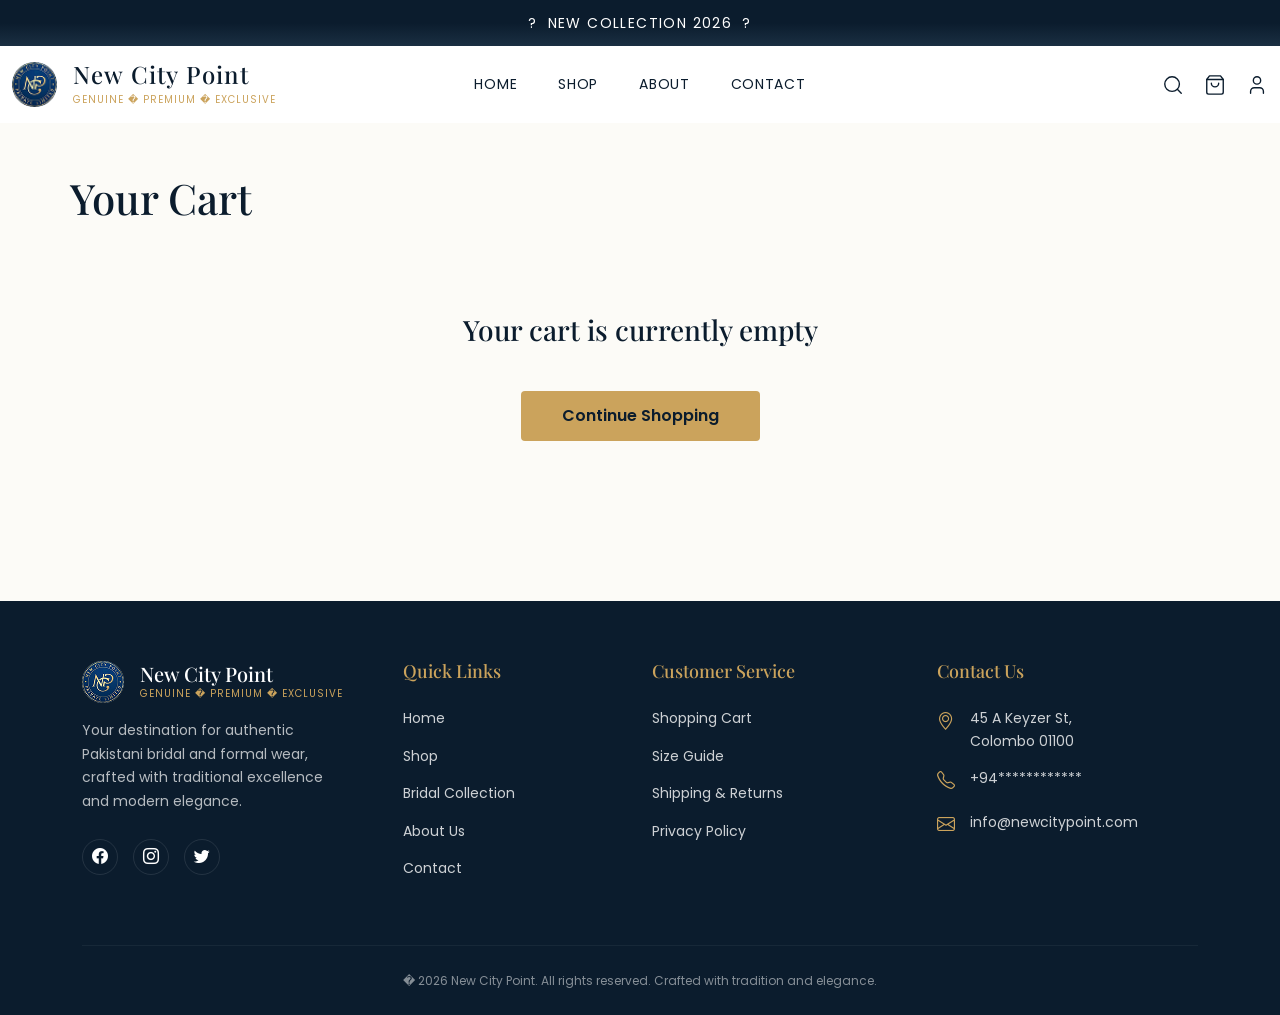
<file: cart.html>
<!DOCTYPE html>
<html lang="en">

<head>
    <meta charset="UTF-8">
    <meta name="viewport" content="width=device-width, initial-scale=1.0">
    <title>Shopping Cart | New City Point</title>

    <!-- Google Fonts -->
    <link rel="preconnect" href="https://fonts.googleapis.com">
    <link rel="preconnect" href="https://fonts.gstatic.com" crossorigin>
    <link
        href="https://fonts.googleapis.com/css2?family=Playfair+Display:wght@400;500;600;700&family=Poppins:wght@300;400;500;600;700&display=swap"
        rel="stylesheet">

    <!-- Bootstrap 5 CSS -->
    <link href="https://cdn.jsdelivr.net/npm/bootstrap@5.3.0/dist/css/bootstrap.min.css" rel="stylesheet">
    <!-- Bootstrap Icons -->
    <link rel="stylesheet" href="https://cdn.jsdelivr.net/npm/bootstrap-icons@1.10.5/font/bootstrap-icons.css">

    <link rel="stylesheet" href="assets/css/style.css">
    <link rel="icon" type="image/svg+xml" href="assets/images/WhatsApp Image 2026-04-02 at 8.03.30 AM 1.png">

    <style>
        body {
            background-color: #fcfbf7;
        }

        .cart-section {
            padding: 30px 0 60px;
        }

        @media (min-width: 768px) {
            .cart-section {
                padding: 50px 0 100px;
            }
        }

        .cart-title {
            font-family: var(--font-heading);
            font-size: clamp(32px, 8vw, 42px);
            color: var(--primary-color);
            margin-bottom: 30px;
            font-weight: 500;
        }

        .cart-container {
            display: flex;
            flex-direction: column;
            gap: 30px;
        }

        @media (min-width: 992px) {
            .cart-container {
                flex-direction: row;
                gap: 40px;
            }
        }

        .cart-items {
            flex: 2;
        }

        .cart-card {
            background: white;
            padding: 20px;
            border-radius: 8px;
            box-shadow: 0 5px 25px rgba(0, 0, 0, 0.02);
            border: 1px solid rgba(0, 0, 0, 0.05);
            margin-bottom: 20px;
        }

        @media (min-width: 576px) {
            .cart-card {
                padding: 30px;
            }
        }

        .cart-item {
            display: flex;
            flex-direction: column;
            gap: 20px;
            padding-bottom: 25px;
            border-bottom: 1px solid #f0f0f0;
            margin-bottom: 25px;
            align-items: center;
            text-align: center;
        }

        @media (min-width: 576px) {
            .cart-item {
                flex-direction: row;
                text-align: left;
                gap: 25px;
                align-items: center;
            }
        }

        .cart-item:last-child {
            padding-bottom: 0;
            border-bottom: none;
            margin-bottom: 0;
        }

        .cart-item-img {
            width: 120px;
            height: 150px;
            object-fit: cover;
            border-radius: 4px;
            flex-shrink: 0;
        }

        .cart-item-info {
            flex: 1;
        }

        .cart-item-name {
            font-family: var(--font-heading);
            font-size: 18px;
            color: var(--primary-color);
            margin-bottom: 5px;
            font-weight: 600;
        }

        @media (min-width: 576px) {
            .cart-item-name {
                font-size: 20px;
            }
        }

        .cart-item-size {
            font-size: 13px;
            color: var(--text-muted);
            margin-bottom: 10px;
        }

        .cart-item-price {
            font-size: 16px;
            color: var(--secondary-color);
            font-weight: 600;
        }

        .cart-item-actions {
            display: flex;
            align-items: center;
            gap: 15px;
            width: 100%;
            justify-content: center;
        }

        @media (min-width: 576px) {
            .cart-item-actions {
                width: auto;
                gap: 20px;
            }
        }

        .quantity-control {
            display: flex;
            align-items: center;
            border: 1px solid #eee;
            border-radius: 4px;
            width: fit-content;
        }

        .qty-btn {
            background: none;
            border: none;
            padding: 8px 12px;
            color: var(--primary-color);
            font-size: 18px;
            cursor: pointer;
            transition: .3s;
        }

        .qty-btn:hover {
            background: #fdfaf3;
        }

        .qty-input {
            width: 40px;
            text-align: center;
            border: none;
            font-weight: 600;
            font-size: 14px;
            background: transparent;
        }

        .remove-btn {
            background: none;
            border: none;
            color: #ff4d4d;
            font-size: 18px;
            cursor: pointer;
            padding: 0;
            transition: .3s;
        }

        .cart-summary {
            flex: 1;
            background: white;
            padding: 25px;
            border-radius: 8px;
            box-shadow: 0 5px 25px rgba(0, 0, 0, 0.02);
            border: 1px solid rgba(0, 0, 0, 0.05);
            height: fit-content;
        }

        @media (min-width: 992px) {
            .cart-summary {
                padding: 35px;
                position: sticky;
                top: 120px;
            }
        }

        .summary-title {
            font-family: var(--font-heading);
            font-size: clamp(22px, 5vw, 26px);
            color: var(--primary-color);
            margin-bottom: 25px;
            font-weight: 600;
        }

        .summary-row {
            display: flex;
            justify-content: space-between;
            margin-bottom: 15px;
            font-size: 14px;
            color: var(--text-muted);
        }

        .summary-row.total-row {
            margin-top: 20px;
            padding-top: 20px;
            border-top: 1px solid #eee;
            font-size: 20px;
            font-weight: 700;
            color: var(--primary-color);
        }

        .total-price {
            color: var(--secondary-color);
        }

        .btn-checkout {
            background: var(--secondary-color);
            color: var(--primary-color);
            width: 100%;
            height: 55px;
            display: flex;
            align-items: center;
            justify-content: center;
            font-weight: 600;
            font-size: 16px;
            border: none;
            border-radius: 4px;
            margin-top: 25px;
            transition: var(--transition-smooth);
            text-decoration: none;
        }

        .btn-checkout:hover {
            opacity: 0.9;
            transform: translateY(-2px);
        }

        .empty-cart-msg {
            text-align: center;
            padding: 60px 0;
        }

        .empty-cart-msg h2 {
            font-family: var(--font-heading);
            font-size: 28px;
            color: var(--primary-color);
            margin-bottom: 20px;
        }
    </style>
</head>

<body>

    <div class="announcement-bar">
        <div class="container announcement-content">
            <span>?</span>
            <span>NEW COLLECTION 2026</span>
            <span>?</span>
        </div>
    </div>

    <!-- Navigation -->
    <nav class="navbar navbar-expand-lg sticky-top">
        <div class="container">
            <a class="navbar-brand d-flex align-items-center gap-2 gap-sm-3" href="index.html">
                <img src="assets/images/WhatsApp Image 2026-04-02 at 8.03.30 AM 1.png" alt="Logo">
                <div class="navbar-brand-content d-none d-sm-block">
                    <div class="navbar-logo-title">New City Point</div>
                    <div class="navbar-logo-subtitle">GENUINE � PREMIUM � EXCLUSIVE</div>
                </div>
            </a>
            <button class="navbar-toggler border-0 shadow-none" type="button" data-bs-toggle="collapse"
                data-bs-target="#navbarNav">
                <i class="bi bi-list fs-2 text-primary"></i>
            </button>
            <div class="collapse navbar-collapse" id="navbarNav">
                <ul class="navbar-nav mx-auto align-items-center">
                    <li class="nav-item"><a class="nav-link" href="index.html">HOME</a></li>
                    <li class="nav-item"><a class="nav-link" href="shop.html">SHOP</a></li>
                    <li class="nav-item"><a class="nav-link" href="about.html">ABOUT</a></li>
                    <li class="nav-item"><a class="nav-link" href="contact.html">CONTACT</a></li>
            </div>
            <div class="d-flex align-items-center gap-3 nav-icons-group">
                <a href="javascript:void(0)" id="search-trigger" class="text-primary transition-smooth">
                    <svg xmlns="http://www.w3.org/2000/svg" width="22" height="22" viewBox="0 0 24 24" fill="none"
                        stroke="currentColor" stroke-width="1.5" stroke-linecap="round" stroke-linejoin="round">
                        <circle cx="11" cy="11" r="8" />
                        <path d="m21 21-4.3-4.3" />
                    </svg>
                </a>
                <a href="cart.html" class="text-primary transition-smooth position-relative">
                    <svg xmlns="http://www.w3.org/2000/svg" width="22" height="22" viewBox="0 0 24 24" fill="none"
                        stroke="currentColor" stroke-width="1.5" stroke-linecap="round" stroke-linejoin="round">
                        <path d="M6 2 3 6v14a2 2 0 0 0 2 2h14a2 2 0 0 0 2-2V6l-3-4Z" />
                        <path d="M3 6h18" />
                        <path d="M16 10a4 4 0 0 1-8 0" />
                    </svg>
                    <span
                        class="position-absolute top-0 start-100 translate-middle badge rounded-pill bg-gold cart-count"
                        style="font-size: 10px; padding: 2px 5px; min-width: 18px;">0</span>
                </a>
                <a href="javascript:handleProfileClick()" class="text-primary transition-smooth">
                    <svg xmlns="http://www.w3.org/2000/svg" width="22" height="22" viewBox="0 0 24 24" fill="none"
                        stroke="currentColor" stroke-width="1.5" stroke-linecap="round" stroke-linejoin="round">
                        <path d="M19 21v-2a4 4 0 0 0-4-4H9a4 4 0 0 0-4 4v2" />
                        <circle cx="12" cy="7" r="4" />
                    </svg>
                </a>
            </div>
        </div>
        </div>
    </nav>

    <div class="container cart-section">
        <h1 class="cart-title">Your Cart</h1>

        <div id="cart-content-wrapper">
            <!-- Dynamic Cart Content -->
        </div>
    </div>

    <!-- Footer -->
    <footer>
        <div class="container">
            <div class="row g-4">
                <!-- Brand Column -->
                <div class="col-lg-3">
                    <div class="footer-brand">
                        <div class="d-flex align-items-center gap-3 mb-3">
                            <img src="assets/images/WhatsApp Image 2026-04-02 at 8.03.30 AM 1.png" alt="Logo" height="35">
                            <div>
                                <div class="footer-logo-title">New City Point</div>
                                <div class="footer-logo-subtitle">GENUINE � PREMIUM � EXCLUSIVE</div>
                            </div>
                        </div>
                        <p class="footer-desc">Your destination for authentic Pakistani bridal and formal wear, crafted
                            with traditional excellence and modern elegance.</p>
                        <div class="social-links">
                            <a href="#"><i class="bi bi-facebook"></i></a>
                            <a href="#"><i class="bi bi-instagram"></i></a>
                            <a href="#"><i class="bi bi-twitter"></i></a>
                        </div>
                    </div>
                </div>

                <!-- Quick Links -->
                <div class="col-lg-3 ps-lg-5">
                    <div class="footer-column">
                        <h4>Quick Links</h4>
                        <ul class="footer-links">
                            <li><a href="index.html" class="footer-link">Home</a></li>
                            <li><a href="shop.html" class="footer-link">Shop</a></li>
                            <li><a href="#" class="footer-link">Bridal Collection</a></li>
                            <li><a href="about.html" class="footer-link">About Us</a></li>
                            <li><a href="contact.html" class="footer-link">Contact</a></li>
                        </ul>
                    </div>
                </div>

                <!-- Customer Service -->
                <div class="col-lg-3">
                    <div class="footer-column">
                        <h4>Customer Service</h4>
                        <ul class="footer-links">
                            <li><a href="cart.html" class="footer-link">Shopping Cart</a></li>
                            <li><a href="#" class="footer-link">Size Guide</a></li>
                            <li><a href="#" class="footer-link">Shipping & Returns</a></li>
                            <li><a href="#" class="footer-link">Privacy Policy</a></li>
                        </ul>
                    </div>
                </div>

                <!-- Contact Us -->
                <div class="col-lg-3">
                    <div class="footer-column">
                        <h4>Contact Us</h4>
                        <ul class="contact-info-list">
                            <li class="contact-info-item">
                                <i class="bi bi-geo-alt"></i>
                                <span>45 A Keyzer St,<br>Colombo 01100</span>
                            </li>
                            <li class="contact-info-item">
                                <i class="bi bi-telephone"></i>
                                <span>+94************</span>
                            </li>
                            <li class="contact-info-item">
                                <i class="bi bi-envelope"></i>
                                <span>info@newcitypoint.com</span>
                            </li>
                        </ul>
                    </div>
                </div>
            </div>

            <!-- Bottom Copyright -->
            <div class="copyright-section">
                <p class="mb-0">� 2026 New City Point. All rights reserved. Crafted with tradition and elegance.
                </p>
            </div>
        </div>
    </footer>

    <script src="https://code.jquery.com/jquery-3.6.0.min.js"></script>
    <script src="assets/js/products.js"></script>
    <script src="assets/js/cart.js"></script>
    <script src="assets/js/auth.js"></script>
    <script src="assets/js/main.js"></script>
    <script>
        function renderCart() {
            const cart = getCart();
            const wrapper = $('#cart-content-wrapper');

            if (cart.length === 0) {
                wrapper.html(`
                    <div class="empty-cart-msg">
                        <h2>Your cart is currently empty</h2>
                        <a href="shop.html" class="btn btn-gold mt-4" style="background:var(--secondary-color); color:var(--primary-color); padding:12px 40px; font-weight:600; text-decoration:none; border-radius:4px;">Continue Shopping</a>
                    </div>
                `);
                $('.cart-count').text('0');
                return;
            }

            let cartItemsHtml = '';
            cart.forEach((item, index) => {
                cartItemsHtml += `
                    <div class="cart-item">
                        <img src="${item.image}" class="cart-item-img" alt="${item.name}">
                        <div class="cart-item-info">
                            <h3 class="cart-item-name">${item.name}</h3>
                            <div class="cart-item-size">Selected Size: ${item.size}</div>
                            <div class="cart-item-price">RS ${item.price.toLocaleString()}</div>
                        </div>
                        <div class="cart-item-actions">
                            <div class="quantity-control">
                                <button class="qty-btn" onclick="updateQty(${index}, -1)">-</button>
                                <input type="text" class="qty-input" value="${item.quantity}" readonly>
                                <button class="qty-btn" onclick="updateQty(${index}, 1)">+</button>
                            </div>
                            <button class="remove-btn" onclick="removeItem(${index})"><i class="bi bi-trash"></i></button>
                        </div>
                    </div>
                `;
            });

            const subtotal = getCartSubtotal();
            const summaryHtml = `
                <div class="cart-container">
                    <div class="cart-items">
                        <div class="cart-card">
                            ${cartItemsHtml}
                        </div>
                    </div>
                    <div class="cart-summary">
                        <h2 class="summary-title">Order Summary</h2>
                        <div class="summary-row">
                            <span>Subtotal</span>
                            <span>RS ${subtotal.toLocaleString()}</span>
                        </div>
                        <div class="summary-row">
                            <span>Shipping Cost</span>
                            <span style="color: #28a745; font-weight:500;">Calculated at next step</span>
                        </div>
                        <div class="summary-row total-row">
                            <span>Estimated Total</span>
                            <span class="total-price">RS ${subtotal.toLocaleString()}</span>
                        </div>
                        <a href="checkout.html" class="btn-checkout">PROCEED TO CHECKOUT</a>
                        <div class="mt-3 text-center">
                            <a href="shop.html" style="color:var(--text-muted); font-size:14px; text-decoration:none;">Continue Shopping</a>
                        </div>
                    </div>
                </div>
            `;

            wrapper.html(summaryHtml);
            updateCartCounter();
        }

        window.updateQty = function (index, change) {
            const cart = getCart();
            cart[index].quantity += change;
            if (cart[index].quantity < 1) cart[index].quantity = 1;
            saveCart(cart);
            renderCart();
        }

        window.removeItem = function (index) {
            const cart = getCart();
            cart.splice(index, 1);
            saveCart(cart);
            renderCart();
        }

        $(document).ready(function () {
            renderCart();
        });
    </script>
</body>

</html>
</file>
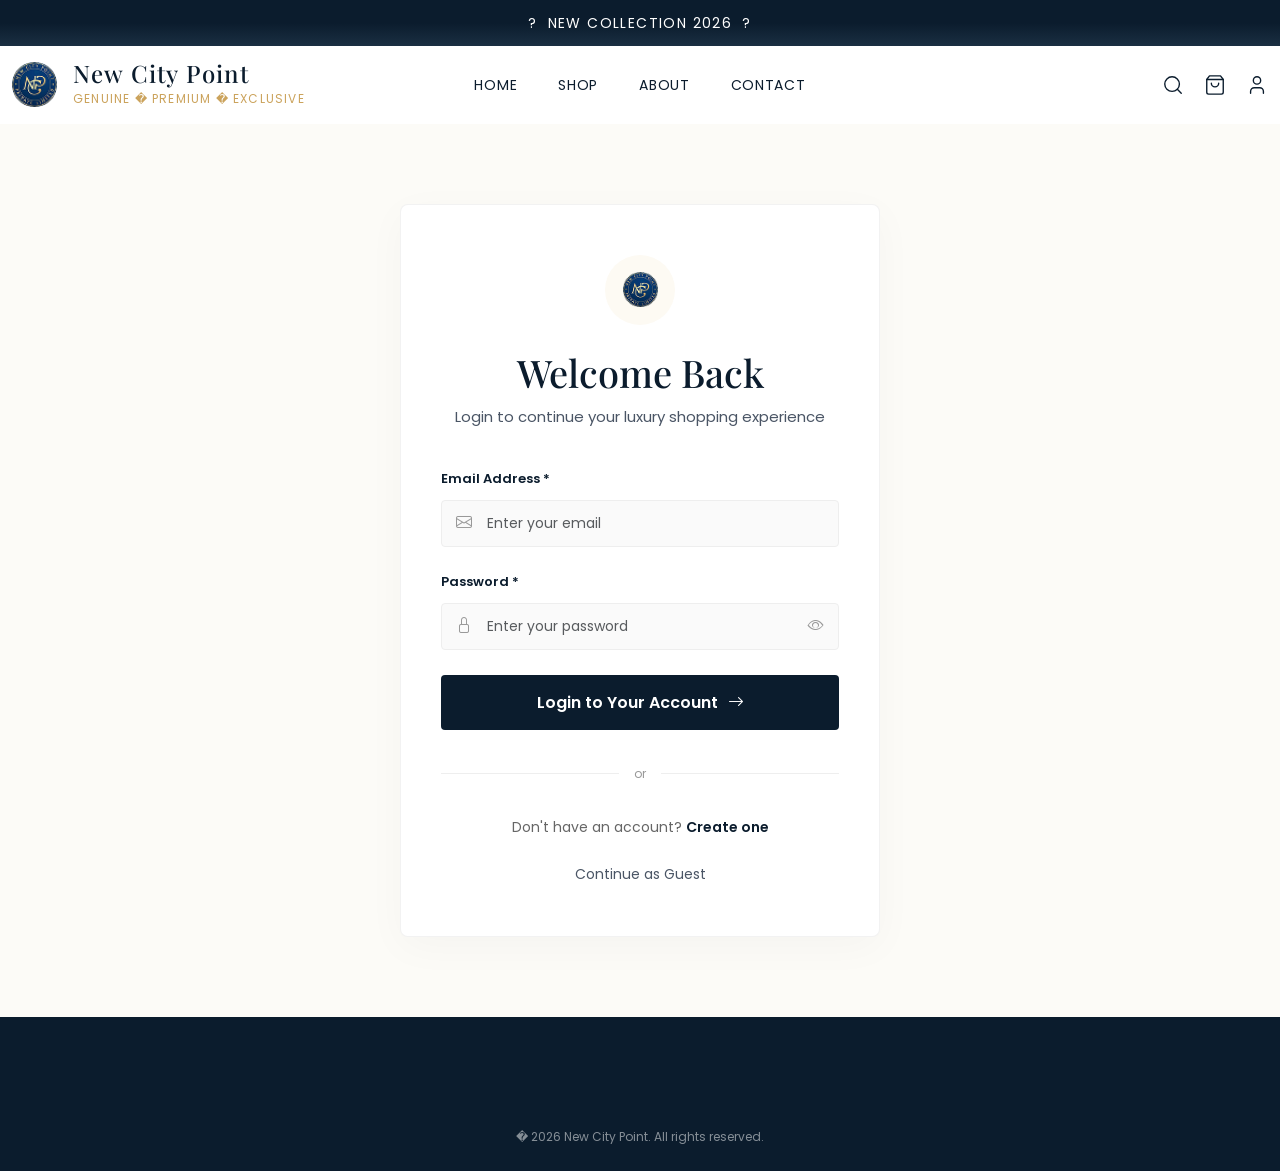
<file: checkout.html>
<!DOCTYPE html>
<html lang="en">

<head>
    <meta charset="UTF-8">
    <meta name="viewport" content="width=device-width, initial-scale=1.0">
    <title>Checkout | New City Point</title>

    <!-- Google Fonts -->
    <link rel="preconnect" href="https://fonts.googleapis.com">
    <link rel="preconnect" href="https://fonts.gstatic.com" crossorigin>
    <link
        href="https://fonts.googleapis.com/css2?family=Playfair+Display:wght@400;500;600;700&family=Poppins:wght@300;400;500;600;700&display=swap"
        rel="stylesheet">

    <!-- Bootstrap 5 CSS -->
    <link href="https://cdn.jsdelivr.net/npm/bootstrap@5.3.0/dist/css/bootstrap.min.css" rel="stylesheet">
    <!-- Bootstrap Icons -->
    <link rel="stylesheet" href="https://cdn.jsdelivr.net/npm/bootstrap-icons@1.10.5/font/bootstrap-icons.css">

    <link rel="stylesheet" href="assets/css/style.css">
    <link rel="icon" type="image/svg+xml" href="assets/images/WhatsApp Image 2026-04-02 at 8.03.30 AM 1.png">

    <style>
        body {
            background-color: #fcfbf7;
        }

        .checkout-section {
            padding: 50px 0 100px;
        }

        .checkout-title {
            font-family: var(--font-heading);
            font-size: 42px;
            color: var(--primary-color);
            margin-bottom: 40px;
            font-weight: 500;
        }

        .checkout-container {
            display: flex;
            gap: 40px;
        }

        .shipping-card {
            flex: 2;
            background: white;
            padding: 35px;
            border-radius: 8px;
            box-shadow: 0 5px 25px rgba(0, 0, 0, 0.02);
            border: 1px solid rgba(0, 0, 0, 0.05);
        }

        .shipping-card h2 {
            font-family: var(--font-heading);
            font-size: 26px;
            color: var(--primary-color);
            margin-bottom: 25px;
            font-weight: 600;
        }

        .form-label {
            font-size: 14px;
            font-weight: 500;
            color: var(--primary-color);
            margin-bottom: 8px;
        }

        .form-control {
            border-radius: 4px;
            padding: 12px 15px;
            border: 1px solid #eee;
            margin-bottom: 20px;
            background: #fafafa;
            font-size: 14px;
        }

        .form-control:focus {
            border-color: var(--secondary-color);
            box-shadow: none;
            background: white;
        }

        .checkout-summary {
            flex: 1.2;
            background: white;
            padding: 35px;
            border-radius: 8px;
            box-shadow: 0 5px 25px rgba(0, 0, 0, 0.02);
            border: 1px solid rgba(0, 0, 0, 0.05);
            height: fit-content;
            position: sticky;
            top: 120px;
        }

        .summary-title {
            font-family: var(--font-heading);
            font-size: 26px;
            color: var(--primary-color);
            margin-bottom: 30px;
            font-weight: 600;
        }

        .order-preview-item {
            display: flex;
            gap: 15px;
            align-items: center;
            margin-bottom: 20px;
            padding-bottom: 15px;
            border-bottom: 1px solid #f9f9f9;
        }

        .preview-img {
            width: 70px;
            height: 90px;
            object-fit: cover;
            border-radius: 4px;
        }

        .preview-info h4 {
            font-family: var(--font-heading);
            font-size: 17px;
            color: var(--primary-color);
            margin-bottom: 3px;
            font-weight: 600;
        }

        .preview-info p {
            font-size: 13px;
            color: var(--text-muted);
            margin-bottom: 5px;
        }

        .preview-price {
            font-size: 16px;
            color: var(--secondary-color);
            font-weight: 600;
        }

        .summary-totals {
            margin-top: 20px;
        }

        .totals-row {
            display: flex;
            justify-content: space-between;
            margin-bottom: 12px;
            font-size: 15px;
            color: var(--text-muted);
        }

        .totals-row.total-bold {
            margin-top: 20px;
            padding-top: 20px;
            border-top: 1px solid #eee;
            font-size: 22px;
            font-weight: 700;
            color: var(--primary-color);
        }

        .total-gold {
            color: var(--secondary-color);
        }

        .btn-order {
            background: var(--secondary-color);
            color: var(--primary-color);
            width: 100%;
            height: 55px;
            display: flex;
            align-items: center;
            justify-content: center;
            font-weight: 600;
            font-size: 16px;
            border: none;
            border-radius: 4px;
            margin-top: 30px;
            transition: var(--transition-smooth);
        }

        .btn-order:hover {
            opacity: 0.9;
            transform: translateY(-2px);
        }

        @media (max-width: 991px) {
            .checkout-container {
                flex-direction: column;
            }

            .checkout-summary {
                position: static;
            }

            .checkout-title {
                font-size: 32px;
            }
        }
    </style>
</head>

<body>

    <div class="announcement-bar">
        <div class="container announcement-content">
            <span>?</span>
            <span>NEW COLLECTION 2026</span>
            <span>?</span>
        </div>
    </div>

    <!-- Navigation -->
    <nav class="navbar navbar-expand-lg sticky-top">
        <div class="container">
            <a class="navbar-brand d-flex align-items-center gap-3" href="index.html">
                <img src="assets/images/WhatsApp Image 2026-04-02 at 8.03.30 AM 1.png" alt="Logo">
                <div class="d-none d-sm-block">
                    <div
                        style="font-family: var(--font-heading); font-size: 24px; line-height: 1; letter-spacing: 0.05em; color: var(--primary-color); font-weight: 500;">
                        New City Point</div>
                    <div
                        style="font-family: var(--font-body); font-size: 12px; opacity: 1; letter-spacing: 0.1em; font-weight: 400; color: var(--secondary-color); margin-top: 4px;">
                        GENUINE � PREMIUM � EXCLUSIVE</div>
                </div>
            </a>
            <button class="navbar-toggler border-0 shadow-none" type="button" data-bs-toggle="collapse"
                data-bs-target="#navbarNav">
                <i class="bi bi-list fs-2 text-primary"></i>
            </button>
            <div class="collapse navbar-collapse" id="navbarNav">
                <ul class="navbar-nav mx-auto align-items-center">
                    <li class="nav-item"><a class="nav-link" href="index.html">HOME</a></li>
                    <li class="nav-item"><a class="nav-link" href="shop.html">SHOP</a></li>
                    <li class="nav-item"><a class="nav-link" href="about.html">ABOUT</a></li>
                    <li class="nav-item"><a class="nav-link" href="contact.html">CONTACT</a></li>
                </ul>
            </div>
            <div class="d-flex align-items-center gap-3 nav-icons-group">
                <a href="javascript:void(0)" id="search-trigger" class="text-primary transition-smooth">
                    <svg xmlns="http://www.w3.org/2000/svg" width="22" height="22" viewBox="0 0 24 24" fill="none"
                        stroke="currentColor" stroke-width="1.5" stroke-linecap="round" stroke-linejoin="round">
                        <circle cx="11" cy="11" r="8" />
                        <path d="m21 21-4.3-4.3" />
                    </svg>
                </a>
                <a href="cart.html" class="text-primary transition-smooth position-relative">
                    <svg xmlns="http://www.w3.org/2000/svg" width="22" height="22" viewBox="0 0 24 24" fill="none"
                        stroke="currentColor" stroke-width="1.5" stroke-linecap="round" stroke-linejoin="round">
                        <path d="M6 2 3 6v14a2 2 0 0 0 2 2h14a2 2 0 0 0 2-2V6l-3-4Z" />
                        <path d="M3 6h18" />
                        <path d="M16 10a4 4 0 0 1-8 0" />
                    </svg>
                    <span class="position-absolute top-0 start-100 translate-middle badge rounded-pill bg-gold"
                        style="font-size: 10px; padding: 2px 5px; min-width: 18px;">0</span>
                </a>
                <a href="javascript:handleProfileClick()" class="text-primary transition-smooth">
                    <svg xmlns="http://www.w3.org/2000/svg" width="22" height="22" viewBox="0 0 24 24" fill="none"
                        stroke="currentColor" stroke-width="1.5" stroke-linecap="round" stroke-linejoin="round">
                        <path d="M19 21v-2a4 4 0 0 0-4-4H9a4 4 0 0 0-4 4v2" />
                        <circle cx="12" cy="7" r="4" />
                    </svg>
                </a>
            </div>
        </div>
        </div>
    </nav>

    <div class="container checkout-section">
        <h1 class="checkout-title">Checkout</h1>

        <div class="checkout-container">
            <div class="shipping-card">
                <h2>Shipping Information</h2>
                <form id="checkout-form">
                    <div class="row">
                        <div class="col-md-6">
                            <label class="form-label">Full Name *</label>
                            <input type="text" class="form-control" name="name" required>
                        </div>
                        <div class="col-md-6">
                            <label class="form-label">Email *</label>
                            <input type="email" class="form-control" name="email" required>
                        </div>
                        <div class="col-md-6">
                            <label class="form-label">Phone *</label>
                            <input type="tel" class="form-control" name="phone" placeholder="+94********" required>
                        </div>
                        <div class="col-md-6">
                            <label class="form-label">City *</label>
                            <input type="text" class="form-control" name="city" required>
                        </div>
                        <div class="col-md-6">
                            <label class="form-label">State/Province</label>
                            <input type="text" class="form-control" name="state">
                        </div>
                        <div class="col-md-6">
                            <label class="form-label">Postal Code</label>
                            <input type="text" class="form-control" name="zip">
                        </div>
                        <div class="col-12">
                            <label class="form-label">Complete Address *</label>
                            <textarea class="form-control" name="address" rows="4" required></textarea>
                        </div>
                    </div>
                </form>
            </div>

            <div class="checkout-summary">
                <h2 class="summary-title">Order Summary</h2>
                <div id="order-preview-list">
                    <!-- Dynamic preview items -->
                </div>

                <div class="summary-totals">
                    <div class="totals-row">
                        <span>Subtotal</span>
                        <span id="checkout-subtotal">RS 0</span>
                    </div>
                    <div class="totals-row">
                        <span>Shipping</span>
                        <span style="color: #28a745; font-weight: 500;">Free</span>
                    </div>
                    <div class="totals-row total-bold">
                        <span>Total</span>
                        <span class="total-gold" id="checkout-total">RS 0</span>
                    </div>
                </div>

                <button class="btn btn-order" id="place-order-btn">Place Order</button>
            </div>
        </div>
    </div>

    <!-- Footer -->
    <footer>
        <div class="container">
            <div class="row g-4">
                <!-- Brand Column -->
                <div class="col-lg-3">
                    <div class="footer-brand">
                        <div class="d-flex align-items-center gap-3 mb-3">
                            <img src="assets/images/WhatsApp Image 2026-04-02 at 8.03.30 AM 1.png" alt="Logo" height="35">
                            <div>
                                <div class="footer-logo-title">New City Point</div>
                                <div class="footer-logo-subtitle">GENUINE � PREMIUM � EXCLUSIVE</div>
                            </div>
                        </div>
                        <p class="footer-desc">Your destination for authentic Pakistani bridal and formal wear, crafted
                            with traditional excellence and modern elegance.</p>
                        <div class="social-links">
                            <a href="#"><i class="bi bi-facebook"></i></a>
                            <a href="#"><i class="bi bi-instagram"></i></a>
                            <a href="#"><i class="bi bi-twitter"></i></a>
                        </div>
                    </div>
                </div>

                <!-- Quick Links -->
                <div class="col-lg-3 ps-lg-5">
                    <div class="footer-column">
                        <h4>Quick Links</h4>
                        <ul class="footer-links">
                            <li><a href="index.html" class="footer-link">Home</a></li>
                            <li><a href="shop.html" class="footer-link">Shop</a></li>
                            <li><a href="#" class="footer-link">Bridal Collection</a></li>
                            <li><a href="about.html" class="footer-link">About Us</a></li>
                            <li><a href="contact.html" class="footer-link">Contact</a></li>
                        </ul>
                    </div>
                </div>

                <!-- Customer Service -->
                <div class="col-lg-3">
                    <div class="footer-column">
                        <h4>Customer Service</h4>
                        <ul class="footer-links">
                            <li><a href="cart.html" class="footer-link">Shopping Cart</a></li>
                            <li><a href="#" class="footer-link">Size Guide</a></li>
                            <li><a href="#" class="footer-link">Shipping & Returns</a></li>
                            <li><a href="#" class="footer-link">Privacy Policy</a></li>
                        </ul>
                    </div>
                </div>

                <!-- Contact Us -->
                <div class="col-lg-3">
                    <div class="footer-column">
                        <h4>Contact Us</h4>
                        <ul class="contact-info-list">
                            <li class="contact-info-item">
                                <i class="bi bi-geo-alt"></i>
                                <span>45 A Keyzer St,<br>Colombo 01100</span>
                            </li>
                            <li class="contact-info-item">
                                <i class="bi bi-telephone"></i>
                                <span>+94************</span>
                            </li>
                            <li class="contact-info-item">
                                <i class="bi bi-envelope"></i>
                                <span>info@newcitypoint.com</span>
                            </li>
                        </ul>
                    </div>
                </div>
            </div>

            <!-- Bottom Copyright -->
            <div class="copyright-section">
                <p class="mb-0">� 2026 New City Point. All rights reserved. Crafted with tradition and elegance.
                </p>
            </div>
        </div>
    </footer>

    <script src="https://code.jquery.com/jquery-3.6.0.min.js"></script>
    <script src="assets/js/products.js"></script>
    <script src="assets/js/cart.js"></script>
    <script src="assets/js/auth.js"></script>
    <script src="assets/js/main.js"></script>
    <script>
        function renderCheckout() {
            const cart = getCart();
            const previewList = $('#order-preview-list');

            if (cart.length === 0) {
                location.href = 'shop.html';
                return;
            }

            previewList.empty();
            cart.forEach(item => {
                previewList.append(`
                    <div class="order-preview-item">
                        <img src="${item.image}" class="preview-img" alt="${item.name}">
                        <div class="preview-info">
                            <h4>${item.name}</h4>
                            <p>Size: ${item.size} | Qty: ${item.quantity}</p>
                            <div class="preview-price">Rs ${(item.price * item.quantity).toLocaleString()}</div>
                        </div>
                    </div>
                `);
            });

            const total = getCartSubtotal();
            $('#checkout-subtotal').text(`RS ${total.toLocaleString()}`);
            $('#checkout-total').text(`RS ${total.toLocaleString()}`);
        }

        $(document).ready(function () {
            if (!isLoggedIn()) {
                location.href = 'login.html?redirect=checkout';
                return;
            }

            // Auto-fill form
            const user = getLoggedInUser();
            if (user) {
                $('input[name="name"]').val(user.name);
                $('input[name="email"]').val(user.email);
                if (user.phone) $('input[name="phone"]').val(user.phone);
            }

            renderCheckout();

            $('#place-order-btn').click(function () {
                const form = document.getElementById('checkout-form');
                if (form.checkValidity()) {
                    const formData = {
                        name: $('input[name="name"]').val(),
                        email: $('input[name="email"]').val(),
                        phone: $('input[name="phone"]').val(),
                        city: $('input[name="city"]').val(),
                        address: $('textarea[name="address"]').val()
                    };

                    const order = placeOrder(formData);
                    location.href = `order-success.html?id=${order.id}&email=${formData.email}`;
                } else {
                    form.reportValidity();
                }
            });
        });
    </script>
</body>

</html>
</file>
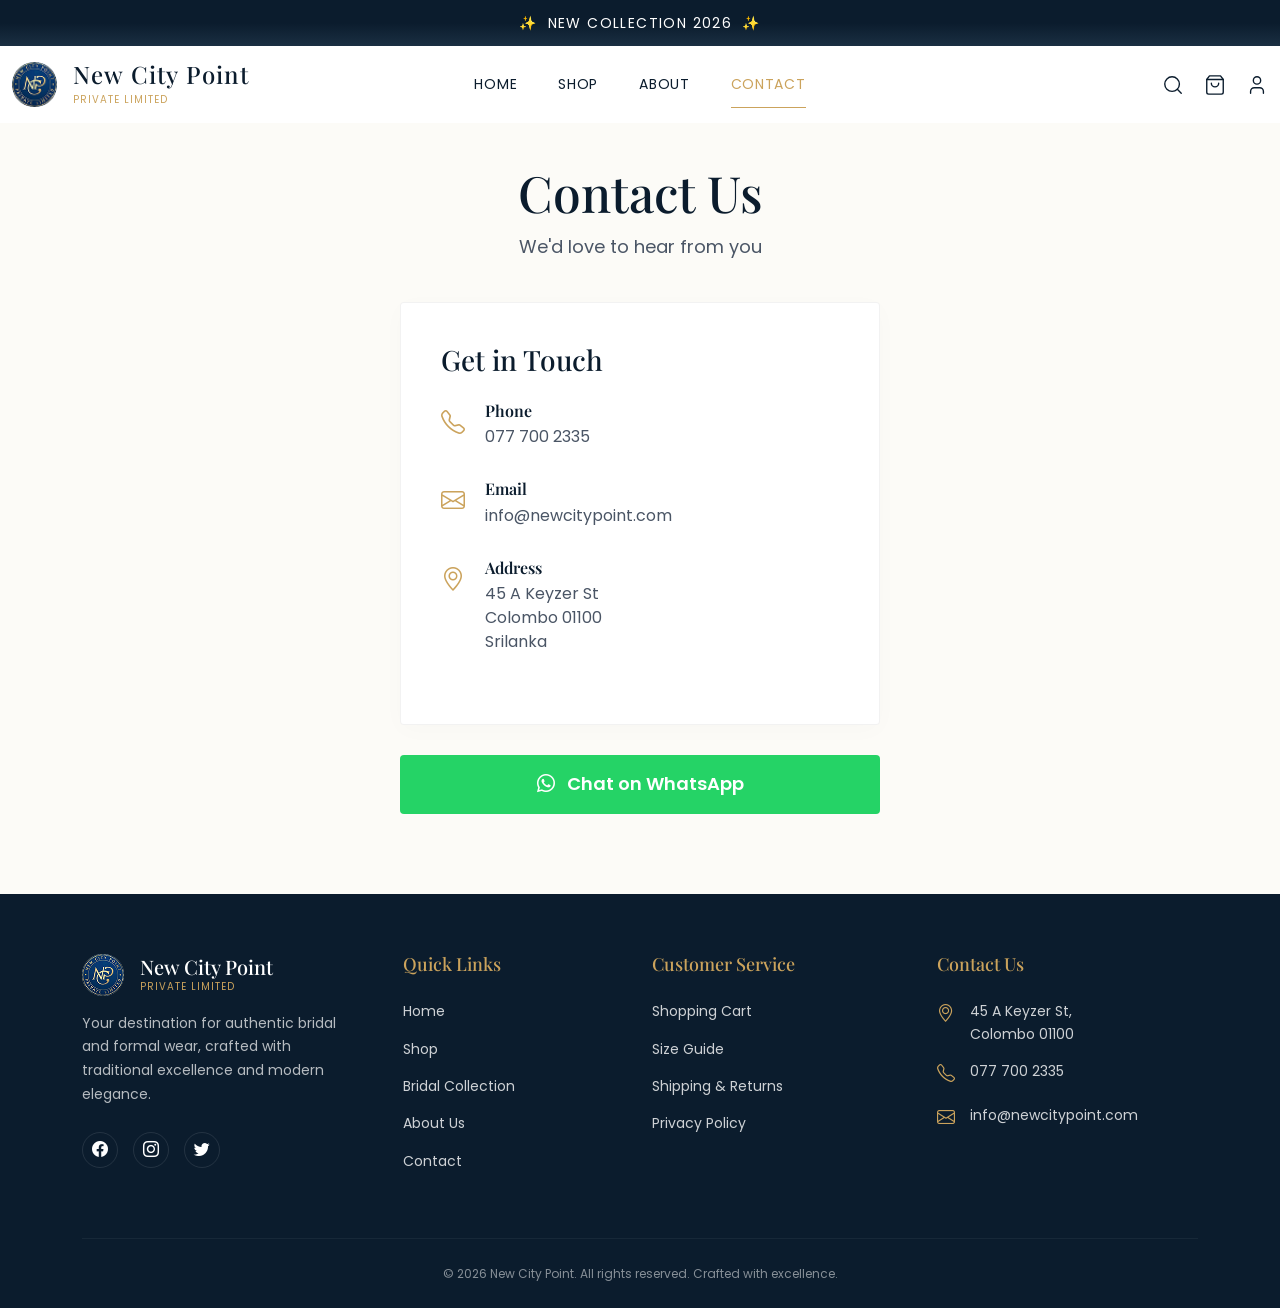
<file: contact.html>
<!DOCTYPE html>
<html lang="en">

<head>
    <meta charset="UTF-8">
    <meta name="viewport" content="width=device-width, initial-scale=1.0">
    <title>Contact Us | New City Point</title>
    <meta name="description"
        content="Get in touch with New City Point for inquiries.">

    <!-- Google Fonts -->
    <link rel="preconnect" href="https://fonts.googleapis.com">
    <link rel="preconnect" href="https://fonts.gstatic.com" crossorigin>
    <link
        href="https://fonts.googleapis.com/css2?family=Playfair+Display:wght@400;500;600;700&family=Poppins:wght@300;400;500;600;700&display=swap"
        rel="stylesheet">

    <!-- Bootstrap 5 CSS -->
    <link href="https://cdn.jsdelivr.net/npm/bootstrap@5.3.0/dist/css/bootstrap.min.css" rel="stylesheet">
    <!-- Bootstrap Icons -->
    <link rel="stylesheet" href="https://cdn.jsdelivr.net/npm/bootstrap-icons@1.10.5/font/bootstrap-icons.css">

    <link rel="stylesheet" href="assets/css/style.css">
    <link rel="icon" type="image/svg+xml" href="assets/images/WhatsApp Image 2026-04-02 at 8.03.30 AM 1.png">

    <style>
        body {
            background-color: #fcfbf7;
        }

        .contact-section {
            padding: 40px 0 80px;
            text-align: center;
        }

        .contact-title {
            font-family: var(--font-heading);
            font-size: clamp(32px, 8vw, 50px);
            color: var(--primary-color);
            margin-bottom: 10px;
        }

        .contact-subtitle {
            font-size: clamp(14px, 4vw, 18px);
            color: var(--text-muted);
            margin-bottom: 40px;
        }

        .contact-card {
            background: white;
            max-width: 480px;
            width: 100%;
            margin: 0 auto;
            padding: 25px;
            text-align: left;
            border-radius: 4px;
            box-shadow: 0 5px 25px rgba(0, 0, 0, 0.02);
            border: 1px solid rgba(0, 0, 0, 0.05);
        }

        @media (min-width: 576px) {
            .contact-card {
                padding: 40px;
            }
        }

        .contact-card h3 {
            font-family: var(--font-heading);
            font-size: 24px;
            color: var(--primary-color);
            margin-bottom: 25px;
        }

        @media (min-width: 768px) {
            .contact-card h3 {
                font-size: 28px;
            }
        }

        .info-item {
            display: flex;
            gap: 15px;
            margin-bottom: 25px;
        }

        @media (min-width: 576px) {
            .info-item {
                gap: 20px;
                margin-bottom: 30px;
            }
        }

        .info-icon {
            font-size: 20px;
            color: var(--secondary-color);
            margin-top: 3px;
            flex-shrink: 0;
        }

        @media (min-width: 576px) {
            .info-icon {
                font-size: 24px;
            }
        }

        .info-content h4 {
            font-size: 16px;
            font-weight: 600;
            color: var(--primary-color);
            margin-bottom: 5px;
        }

        .info-content p {
            font-size: 14px;
            color: var(--text-muted);
            margin: 0;
            line-height: 1.5;
            word-break: break-word;
        }

        @media (min-width: 576px) {
            .info-content p {
                font-size: 16px;
            }
        }

        .whatsapp-contact-btn {
            background-color: #25d366;
            color: white !important;
            padding: 15px 25px;
            border-radius: 4px;
            display: inline-flex;
            align-items: center;
            gap: 10px;
            font-weight: 600;
            font-size: 16px;
            margin-top: 30px;
            transition: var(--transition-smooth);
            text-decoration: none;
            width: 100%;
            max-width: 480px;
            justify-content: center;
        }

        @media (min-width: 576px) {
            .whatsapp-contact-btn {
                font-size: 18px;
                gap: 12px;
                padding: 15px 40px;
            }
        }

        .whatsapp-contact-btn:hover {
            opacity: 0.9;
            transform: translateY(-3px);
            box-shadow: 0 10px 20px rgba(37, 211, 102, 0.2);
        }
    </style>
</head>

<body>

    <div class="announcement-bar">
        <div class="container announcement-content">
            <span>✨</span>
            <span>NEW COLLECTION 2026</span>
            <span>✨</span>
        </div>
    </div>

    <!-- Navigation -->
    <nav class="navbar navbar-expand-lg sticky-top">
        <div class="container">
            <a class="navbar-brand d-flex align-items-center gap-2 gap-sm-3" href="index.html">
                <img src="assets/images/WhatsApp Image 2026-04-02 at 8.03.30 AM 1.png" alt="Logo">
                <div class="navbar-brand-content d-none d-sm-block">
                    <div class="navbar-logo-title">New City Point</div>
                    <div class="navbar-logo-subtitle">Private Limited</div>
                </div>
            </a>
            <button class="navbar-toggler border-0 shadow-none" type="button" data-bs-toggle="collapse"
                data-bs-target="#navbarNav">
                <i class="bi bi-list fs-2 text-primary"></i>
            </button>
            <div class="collapse navbar-collapse" id="navbarNav">
                <ul class="navbar-nav mx-auto align-items-center">
                    <li class="nav-item"><a class="nav-link" href="index.html">HOME</a></li>
                    <li class="nav-item"><a class="nav-link" href="shop.html">SHOP</a></li>
                    <li class="nav-item"><a class="nav-link" href="about.html">ABOUT</a></li>
                    <li class="nav-item"><a class="nav-link active" href="contact.html">CONTACT</a></li>
                </ul>
            </div>
            <div class="d-flex align-items-center gap-3 nav-icons-group">
                <a href="javascript:void(0)" id="search-trigger" class="text-primary transition-smooth">
                    <svg xmlns="http://www.w3.org/2000/svg" width="22" height="22" viewBox="0 0 24 24" fill="none"
                        stroke="currentColor" stroke-width="1.5" stroke-linecap="round" stroke-linejoin="round">
                        <circle cx="11" cy="11" r="8" />
                        <path d="m21 21-4.3-4.3" />
                    </svg>
                </a>
                <a href="cart.html" class="text-primary transition-smooth position-relative">
                    <svg xmlns="http://www.w3.org/2000/svg" width="22" height="22" viewBox="0 0 24 24" fill="none"
                        stroke="currentColor" stroke-width="1.5" stroke-linecap="round" stroke-linejoin="round">
                        <path d="M6 2 3 6v14a2 2 0 0 0 2 2h14a2 2 0 0 0 2-2V6l-3-4Z" />
                        <path d="M3 6h18" />
                        <path d="M16 10a4 4 0 0 1-8 0" />
                    </svg>
                    <span class="position-absolute top-0 start-100 translate-middle badge rounded-pill bg-gold"
                        style="font-size: 10px; padding: 2px 5px; min-width: 18px;">0</span>
                </a>
                <a href="javascript:handleProfileClick()" class="text-primary transition-smooth">
                    <svg xmlns="http://www.w3.org/2000/svg" width="22" height="22" viewBox="0 0 24 24" fill="none"
                        stroke="currentColor" stroke-width="1.5" stroke-linecap="round" stroke-linejoin="round">
                        <path d="M19 21v-2a4 4 0 0 0-4-4H9a4 4 0 0 0-4 4v2" />
                        <circle cx="12" cy="7" r="4" />
                    </svg>
                </a>
            </div>
        </div>
    </nav>

    <section class="contact-section">
        <div class="container">
            <h1 class="contact-title">Contact Us</h1>
            <p class="contact-subtitle">We'd love to hear from you</p>

            <div class="contact-card" data-aos="fade-up">
                <h3>Get in Touch</h3>

                <div class="info-item">
                    <div class="info-icon"><i class="bi bi-telephone"></i></div>
                    <div class="info-content">
                        <h4>Phone</h4>
                        <p>077 700 2335</p>
                    </div>
                </div>

                <div class="info-item">
                    <div class="info-icon"><i class="bi bi-envelope"></i></div>
                    <div class="info-content">
                        <h4>Email</h4>
                        <p>info@newcitypoint.com</p>
                    </div>
                </div>

                <div class="info-item">
                    <div class="info-icon"><i class="bi bi-geo-alt"></i></div>
                    <div class="info-content">
                        <h4>Address</h4>
                        <p>45 A Keyzer St<br>Colombo 01100<br>Srilanka</p>
                    </div>
                </div>
            </div>

            <a href="https://wa.me/yournumber" class="whatsapp-contact-btn" data-aos="fade-up" data-aos-delay="200">
                <i class="bi bi-whatsapp"></i> Chat on WhatsApp
            </a>
        </div>
    </section>

    <!-- Footer -->
    <footer>
        <div class="container">
            <div class="row g-4">
                <!-- Brand Column -->
                <div class="col-lg-3">
                    <div class="footer-brand">
                        <div class="d-flex align-items-center gap-3 mb-3">
                            <img src="assets/images/WhatsApp Image 2026-04-02 at 8.03.30 AM 1.png" alt="Logo" height="35">
                            <div>
                                <div class="footer-logo-title">New City Point</div>
                                <div class="footer-logo-subtitle">Private Limited</div>
                            </div>
                        </div>
                        <p class="footer-desc">Your destination for authentic bridal and formal wear, crafted
                            with traditional excellence and modern elegance.</p>
                        <div class="social-links">
                            <a href="#"><i class="bi bi-facebook"></i></a>
                            <a href="#"><i class="bi bi-instagram"></i></a>
                            <a href="#"><i class="bi bi-twitter"></i></a>
                        </div>
                    </div>
                </div>

                <!-- Quick Links -->
                <div class="col-lg-3 ps-lg-5">
                    <div class="footer-column">
                        <h4>Quick Links</h4>
                        <ul class="footer-links">
                            <li><a href="index.html" class="footer-link">Home</a></li>
                            <li><a href="shop.html" class="footer-link">Shop</a></li>
                            <li><a href="#" class="footer-link">Bridal Collection</a></li>
                            <li><a href="about.html" class="footer-link">About Us</a></li>
                            <li><a href="contact.html" class="footer-link">Contact</a></li>
                        </ul>
                    </div>
                </div>

                <!-- Customer Service -->
                <div class="col-lg-3">
                    <div class="footer-column">
                        <h4>Customer Service</h4>
                        <ul class="footer-links">
                            <li><a href="cart.html" class="footer-link">Shopping Cart</a></li>
                            <li><a href="#" class="footer-link">Size Guide</a></li>
                            <li><a href="#" class="footer-link">Shipping & Returns</a></li>
                            <li><a href="#" class="footer-link">Privacy Policy</a></li>
                        </ul>
                    </div>
                </div>

                <!-- Contact Us -->
                <div class="col-lg-3">
                    <div class="footer-column">
                        <h4>Contact Us</h4>
                        <ul class="contact-info-list">
                            <li class="contact-info-item">
                                <i class="bi bi-geo-alt"></i>
                                <span>45 A Keyzer St,<br>Colombo 01100</span>
                            </li>
                            <li class="contact-info-item">
                                <i class="bi bi-telephone"></i>
                                <span>077 700 2335</span>
                            </li>
                            <li class="contact-info-item">
                                <i class="bi bi-envelope"></i>
                                <span>info@newcitypoint.com</span>
                            </li>
                        </ul>
                    </div>
                </div>
            </div>

            <!-- Bottom Copyright -->
            <div class="copyright-section">
                <p class="mb-0">© 2026 New City Point. All rights reserved. Crafted with excellence.
                </p>
            </div>
        </div>
    </footer>

    <!-- Bootstrap 5 JS -->
    <script src="https://cdn.jsdelivr.net/npm/bootstrap@5.3.0/dist/js/bootstrap.bundle.min.js"></script>
    <!-- jQuery -->
    <script src="https://code.jquery.com/jquery-3.6.0.min.js"></script>
    <script src="assets/js/products.js"></script>
    <script src="assets/js/cart.js"></script>
    <script src="assets/js/auth.js"></script>
    <script src="assets/js/main.js"></script>
    <!-- AOS Animation -->
    <link href="https://unpkg.com/aos@2.3.1/dist/aos.css" rel="stylesheet">
    <script src="https://unpkg.com/aos@2.3.1/dist/aos.js"></script>

    <script>
        $(document).ready(function () {
            AOS.init({
                duration: 1000,
                once: true,
                offset: 100
            });
        });
    </script>
</body>

</html>
</file>
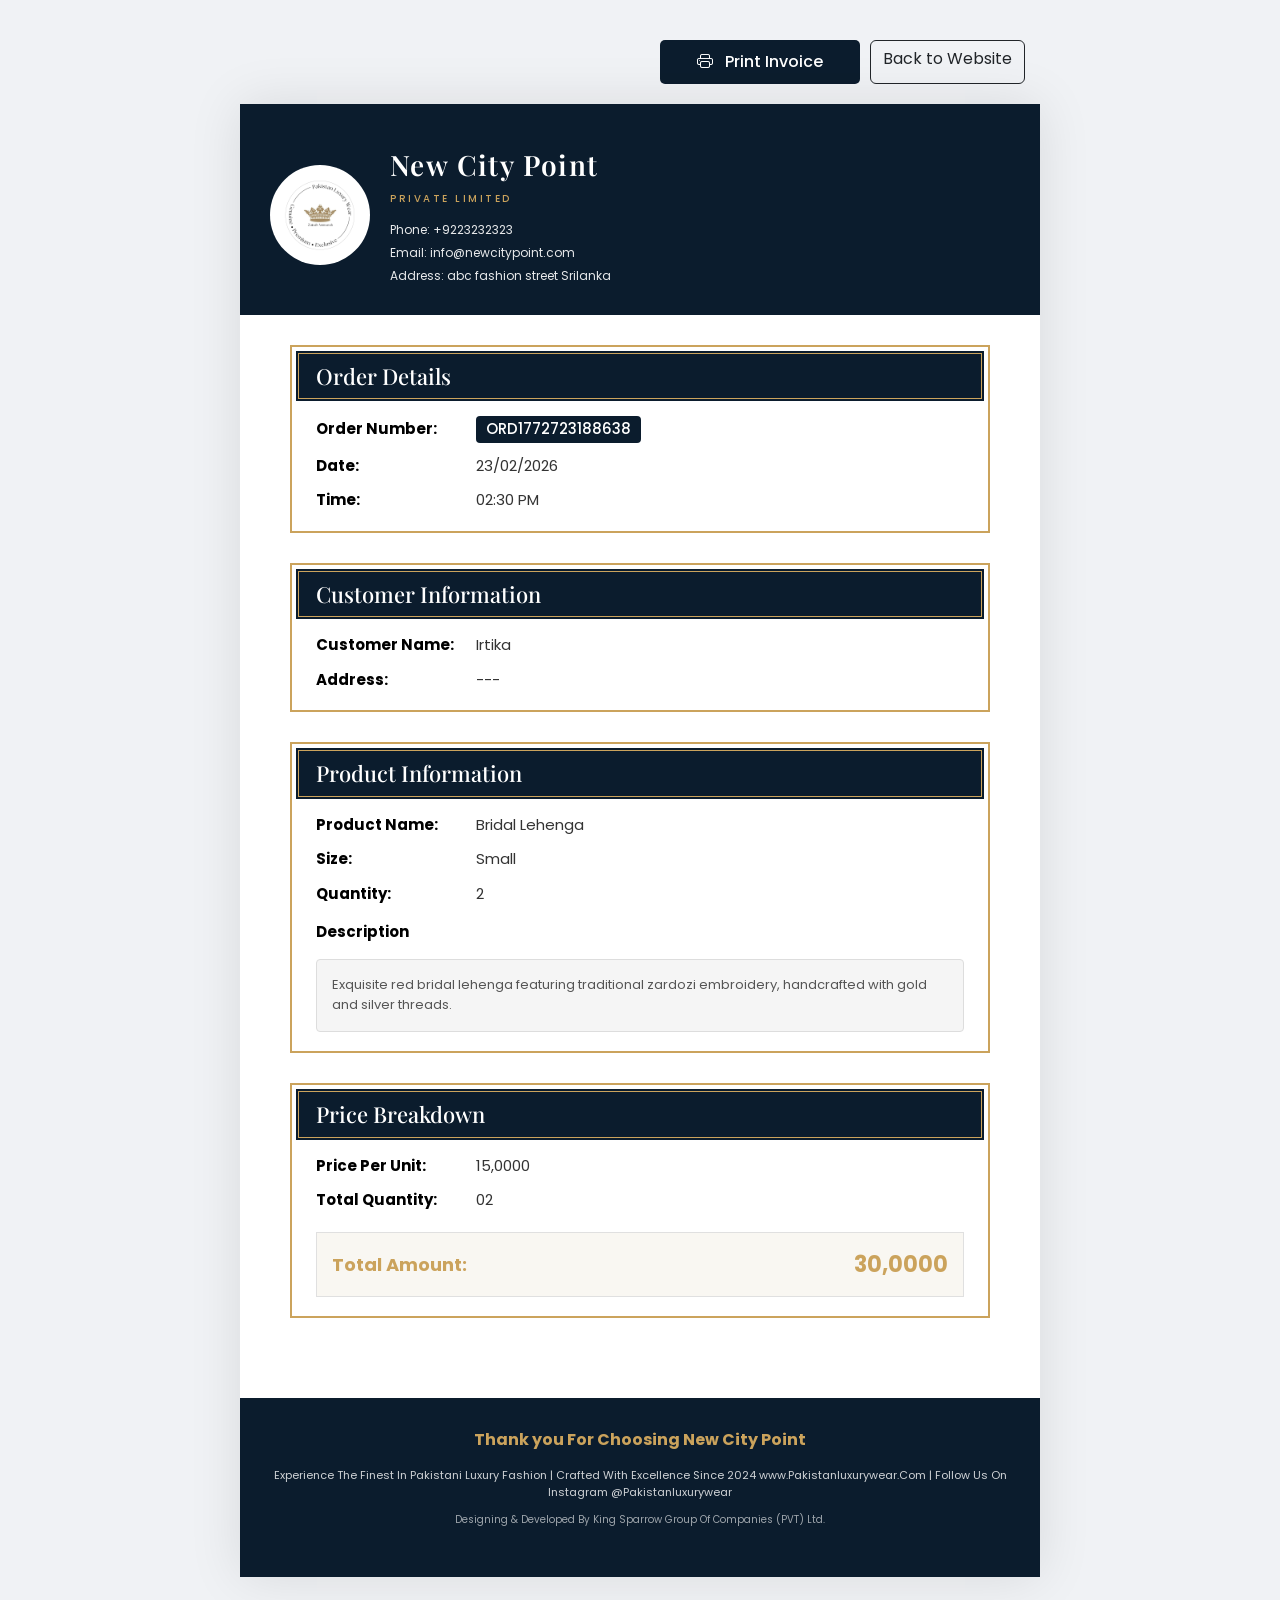
<file: invoice.html>
<!DOCTYPE html>
<html lang="en">

<head>
    <meta charset="UTF-8">
    <meta name="viewport" content="width=device-width, initial-scale=1.0">
    <title>Order Invoice | New City Point</title>

    <!-- Google Fonts -->
    <link rel="preconnect" href="https://fonts.googleapis.com">
    <link rel="preconnect" href="https://fonts.gstatic.com" crossorigin>
    <link
        href="https://fonts.googleapis.com/css2?family=Playfair+Display:wght@400;500;600;700&family=Poppins:wght@300;400;500;600;700&display=swap"
        rel="stylesheet">

    <!-- Bootstrap 5 CSS -->
    <link href="https://cdn.jsdelivr.net/npm/bootstrap@5.3.0/dist/css/bootstrap.min.css" rel="stylesheet">
    <!-- Bootstrap Icons -->
    <link rel="stylesheet" href="https://cdn.jsdelivr.net/npm/bootstrap-icons@1.10.5/font/bootstrap-icons.css">

    <style>
        :root {
            --primary-navy: #0b1c2d;
            --accent-gold: #cba35c;
            --text-dark: #111111;
            --text-muted: #4a5565;
            --bg-light: #fcfbf7;
            --font-heading: 'Playfair Display', serif;
            --font-body: 'Poppins', sans-serif;
        }

        body {
            background-color: #f0f2f5;
            font-family: var(--font-body);
            color: var(--text-dark);
            padding: 20px 0;
        }

        @media (min-width: 768px) {
            body {
                padding: 40px 0;
            }
        }

        .invoice-container {
            max-width: 800px;
            width: 100%;
            margin: 0 auto;
            background: #fff;
            box-shadow: 0 0 50px rgba(0, 0, 0, 0.1);
            position: relative;
            overflow: hidden;
            border-top: 10px solid var(--primary-navy);
        }

        /* Header Styling */
        .invoice-header {
            background-color: var(--primary-navy);
            padding: 20px;
            color: #fff;
            display: flex;
            flex-direction: column;
            align-items: center;
            text-align: center;
            gap: 20px;
        }

        @media (min-width: 768px) {
            .invoice-header {
                padding: 30px;
                flex-direction: row;
                justify-content: space-between;
                text-align: left;
            }
        }

        .header-logo-section {
            display: flex;
            align-items: center;
            gap: 20px;
        }

        .logo-circle {
            width: 80px;
            height: 80px;
            background: #fff;
            border-radius: 50%;
            display: flex;
            align-items: center;
            justify-content: center;
            padding: 10px;
            flex-shrink: 0;
        }

        @media (min-width: 768px) {
            .logo-circle {
                width: 100px;
                height: 100px;
            }
        }

        .logo-circle img {
            max-width: 100%;
            height: auto;
        }

        .header-info-section {
            flex-grow: 1;
            width: 100%;
        }

        .header-brand-title {
            font-family: var(--font-heading);
            font-size: 24px;
            font-weight: 600;
            margin-bottom: 5px;
            letter-spacing: 0.05em;
        }

        @media (min-width: 768px) {
            .header-brand-title {
                font-size: 28px;
            }
        }

        .header-brand-subtitle {
            font-size: 9px;
            letter-spacing: 0.15em;
            color: var(--accent-gold);
            margin-bottom: 15px;
            font-weight: 500;
            text-transform: uppercase;
        }

        @media (min-width: 768px) {
            .header-brand-subtitle {
                font-size: 10px;
                letter-spacing: 0.25em;
            }
        }

        .header-contacts {
            display: flex;
            flex-direction: column;
            gap: 5px;
            font-size: 11px;
            opacity: 0.9;
        }

        @media (min-width: 768px) {
            .header-contacts {
                font-size: 12px;
            }
        }

        /* Main Content Body */
        .invoice-body {
            padding: 20px;
        }

        @media (min-width: 768px) {
            .invoice-body {
                padding: 30px 50px 50px;
            }
        }

        .invoice-section {
            margin-bottom: 30px;
            border: 2px solid var(--accent-gold);
            padding: 4px;
        }

        .section-header-navy {
            background-color: var(--primary-navy);
            color: #fff;
            padding: 12px 20px;
            margin-bottom: 15px;
            position: relative;
        }

        .section-header-navy::before {
            content: '';
            position: absolute;
            top: 2px;
            left: 2px;
            right: 2px;
            bottom: 2px;
            border: 1px solid var(--accent-gold);
            pointer-events: none;
        }

        .section-header-navy h2 {
            font-family: var(--font-heading);
            font-size: 18px;
            margin: 0;
            font-weight: 500;
        }

        @media (min-width: 768px) {
            .section-header-navy h2 {
                font-size: 22px;
            }
        }

        .section-content {
            padding: 0 10px 10px;
        }

        @media (min-width: 768px) {
            .section-content {
                padding: 0 20px 15px;
            }
        }

        .info-grid {
            display: grid;
            grid-template-columns: 1fr;
            row-gap: 10px;
            align-items: baseline;
        }

        @media (min-width: 576px) {
            .info-grid {
                grid-template-columns: 160px 1fr;
                row-gap: 12px;
            }
        }

        .info-label {
            font-weight: 700;
            color: #000;
            font-size: 14px;
        }

        @media (min-width: 768px) {
            .info-label {
                font-size: 15px;
            }
        }

        .info-value {
            color: #333;
            font-size: 14px;
            word-break: break-all;
        }

        @media (min-width: 768px) {
            .info-value {
                font-size: 15px;
            }
        }

        .order-id-highlight {
            background: var(--primary-navy);
            color: #fff;
            padding: 2px 10px;
            border-radius: 4px;
            font-weight: 500;
            display: inline-block;
        }

        .description-box {
            background-color: #f5f5f5;
            padding: 15px;
            border: 1px solid #ddd;
            border-radius: 4px;
            font-size: 13px;
            margin-top: 15px;
            color: #555;
            line-height: 1.6;
        }

        /* Price Breakdown Specifics */
        .total-amount-box {
            background-color: #f9f7f2;
            padding: 15px;
            border: 1px solid #e0e0e0;
            display: flex;
            justify-content: space-between;
            align-items: center;
            margin-top: 20px;
            flex-wrap: wrap;
            gap: 10px;
        }

        .total-amount-label {
            color: var(--accent-gold);
            font-weight: 700;
            font-size: 18px;
        }

        .total-amount-value {
            color: var(--accent-gold);
            font-weight: 700;
            font-size: 22px;
        }

        /* Footer */
        .invoice-footer {
            background-color: var(--primary-navy);
            color: #fff;
            padding: 30px 20px;
            text-align: center;
        }

        .footer-thanks {
            font-family: var(--font-body);
            font-weight: 700;
            font-size: 16px;
            color: var(--accent-gold);
            margin-bottom: 15px;
        }

        .footer-tagline {
            font-size: 11px;
            opacity: 0.8;
            margin-bottom: 10px;
            color: #fff;
            line-height: 1.6;
        }

        .footer-social {
            font-size: 10px;
            opacity: 0.6;
            margin-bottom: 20px;
        }

        .footer-copyright {
            font-size: 10px;
            opacity: 0.5;
            border-top: 1px solid rgba(255, 255, 255, 0.1);
            padding-top: 15px;
        }

        /* Actions Bar */
        .no-print {
            max-width: 800px;
            width: 100%;
            margin: 0 auto 20px;
            display: flex;
            justify-content: center;
            flex-wrap: wrap;
            gap: 10px;
            padding: 0 15px;
        }

        @media (min-width: 576px) {
            .no-print {
                justify-content: flex-end;
            }
        }

        .btn-print {
            background: var(--primary-navy);
            color: white;
            border: none;
            padding: 10px 20px;
            border-radius: 5px;
            font-weight: 500;
            cursor: pointer;
            transition: 0.3s;
            flex: 1;
            max-width: 200px;
        }

        .btn-print:hover {
            background: #15324d;
        }

        @media print {
            body {
                padding: 0;
                background: white;
            }

            .no-print {
                display: none;
            }

            .invoice-container {
                box-shadow: none;
                margin: 0;
                max-width: 100%;
            }
        }
    </style>
</head>

<body>

    <div class="no-print">
        <button class="btn-print" onclick="window.print()">
            <i class="bi bi-printer me-2"></i> Print Invoice
        </button>
        <a href="index.html" class="btn btn-outline-dark">Back to Website</a>
    </div>

    <div class="invoice-container">
        <!-- Header -->
        <header class="invoice-header">
            <div class="header-logo-section">
                <div class="logo-circle">
                    <img src="assets/icons/Ellipse 1.svg" alt="Logo">
                </div>
            </div>
            <div class="header-info-section">
                <div class="header-brand-title">New City Point</div>
                <div class="header-brand-subtitle">Private Limited</div>
                <div class="header-contacts">
                    <div class="contact-item">Phone: +9223232323</div>
                    <div class="contact-item">Email: info@newcitypoint.com</div>
                    <div class="contact-item">Address: abc fashion street Srilanka</div>
                </div>
            </div>
        </header>


        <div class="invoice-body">
            <!-- Order Details -->
            <div class="invoice-section">
                <div class="section-header-navy">
                    <h2>Order Details</h2>
                </div>
                <div class="section-content">
                    <div class="info-grid">
                        <div class="info-label">Order Number:</div>
                        <div class="info-value"><span class="order-id-highlight"
                                id="order-number">ORD1772723188638</span></div>

                        <div class="info-label">Date:</div>
                        <div class="info-value" id="order-date">23/02/2026</div>

                        <div class="info-label">Time:</div>
                        <div class="info-value" id="order-time">02:30 PM</div>
                    </div>
                </div>
            </div>

            <!-- Customer Information -->
            <div class="invoice-section">
                <div class="section-header-navy">
                    <h2>Customer Information</h2>
                </div>
                <div class="section-content">
                    <div class="info-grid">
                        <div class="info-label">Customer Name:</div>
                        <div class="info-value" id="customer-name">Irtika</div>

                        <div class="info-label">Address:</div>
                        <div class="info-value" id="customer-address">---</div>
                    </div>
                </div>
            </div>

            <!-- Product Information -->
            <div class="invoice-section">
                <div class="section-header-navy">
                    <h2>Product Information</h2>
                </div>
                <div class="section-content">
                    <div class="info-grid mb-3">
                        <div class="info-label">Product Name:</div>
                        <div class="info-value" id="product-name">Bridal Lehenga</div>

                        <div class="info-label">Size:</div>
                        <div class="info-value" id="product-size">Small</div>

                        <div class="info-label">Quantity:</div>
                        <div class="info-value" id="product-quantity">2</div>
                    </div>

                    <div class="info-label mb-2">Description</div>
                    <div class="description-box" id="product-description">
                        Exquisite red bridal lehenga featuring traditional zardozi embroidery, handcrafted with gold and
                        silver threads.
                    </div>
                </div>
            </div>

            <!-- Price Breakdown -->
            <div class="invoice-section">
                <div class="section-header-navy">
                    <h2>Price Breakdown</h2>
                </div>
                <div class="section-content">
                    <div class="info-grid">
                        <div class="info-label">Price Per Unit:</div>
                        <div class="info-value" id="price-per-unit">15,0000</div>

                        <div class="info-label">Total Quantity:</div>
                        <div class="info-value" id="total-quantity">02</div>
                    </div>

                    <div class="total-amount-box">
                        <div class="total-amount-label">Total Amount:</div>
                        <div class="total-amount-value" id="total-amount">30,0000</div>
                    </div>
                </div>
            </div>
        </div>

        <!-- Footer -->
        <footer class="invoice-footer">
            <div class="footer-thanks">Thank you For Choosing New City Point</div>
            <p class="footer-tagline">Experience The Finest In Pakistani Luxury Fashion | Crafted With Excellence Since
                2024 www.Pakistanluxurywear.Com | Follow Us On Instagram @Pakistanluxurywear</p>
            <div class="footer-social">Designing & Developed By King Sparrow Group Of Companies (PVT) Ltd.</div>
        </footer>
    </div>

    <script src="https://code.jquery.com/jquery-3.6.0.min.js"></script>
    <script>
        $(document).ready(function () {
            // Function to fill page with dynamic data
            function fillInvoice(order) {
                if (!order) return;

                // Header/Meta
                if (order.id) $('#order-number').text(order.id);

                // Handle Date/Time
                // If it's a date string, format it
                if (order.date) {
                    $('#order-date').text(order.date);
                }

                // Customer Info
                if (order.customer) {
                    $('#customer-name').text(order.customer.fullName || order.customer.name || 'Valued Customer');
                    $('#customer-address').text(order.customer.address || 'Not provided');
                }

                // Product Info (Handling first item for this specific template)
                if (order.items && order.items.length > 0) {
                    const item = order.items[0];
                    $('#product-name').text(item.name || item.title || 'Luxury Wear Item');
                    $('#product-size').text(item.size || 'M');
                    $('#product-quantity').text(item.quantity || 1);
                    $('#product-description').text(item.description || 'Premium handcrafted Pakistani luxury wear.');

                    $('#price-per-unit').text(item.price ? item.price.toLocaleString() : '0');
                    $('#total-quantity').text(order.items.reduce((sum, i) => sum + i.quantity, 0).toString().padStart(2, '0'));
                    $('#total-amount').text(order.total ? order.total.toLocaleString() : '0');
                }
            }

            // 1. Check URL Parameters first
            const urlParams = new URLSearchParams(window.location.search);
            const orderId = urlParams.get('orderId');

            if (orderId) {
                // Fetch from the actual orders list used in the site
                const orders = JSON.parse(localStorage.getItem('pk_luxury_wear_orders')) || [];
                const order = orders.find(o => o.id === orderId);

                if (order) {
                    fillInvoice(order);
                } else {
                    console.log('Order not found in history, showing defaults');
                }
            } else {
                // Check if admin passed data directly via temp storage
                const dynamicData = localStorage.getItem('temp_invoice_data');
                if (dynamicData) {
                    fillInvoice(JSON.parse(dynamicData));
                }
            }
        });
    </script>
</body>

</html>
</file>
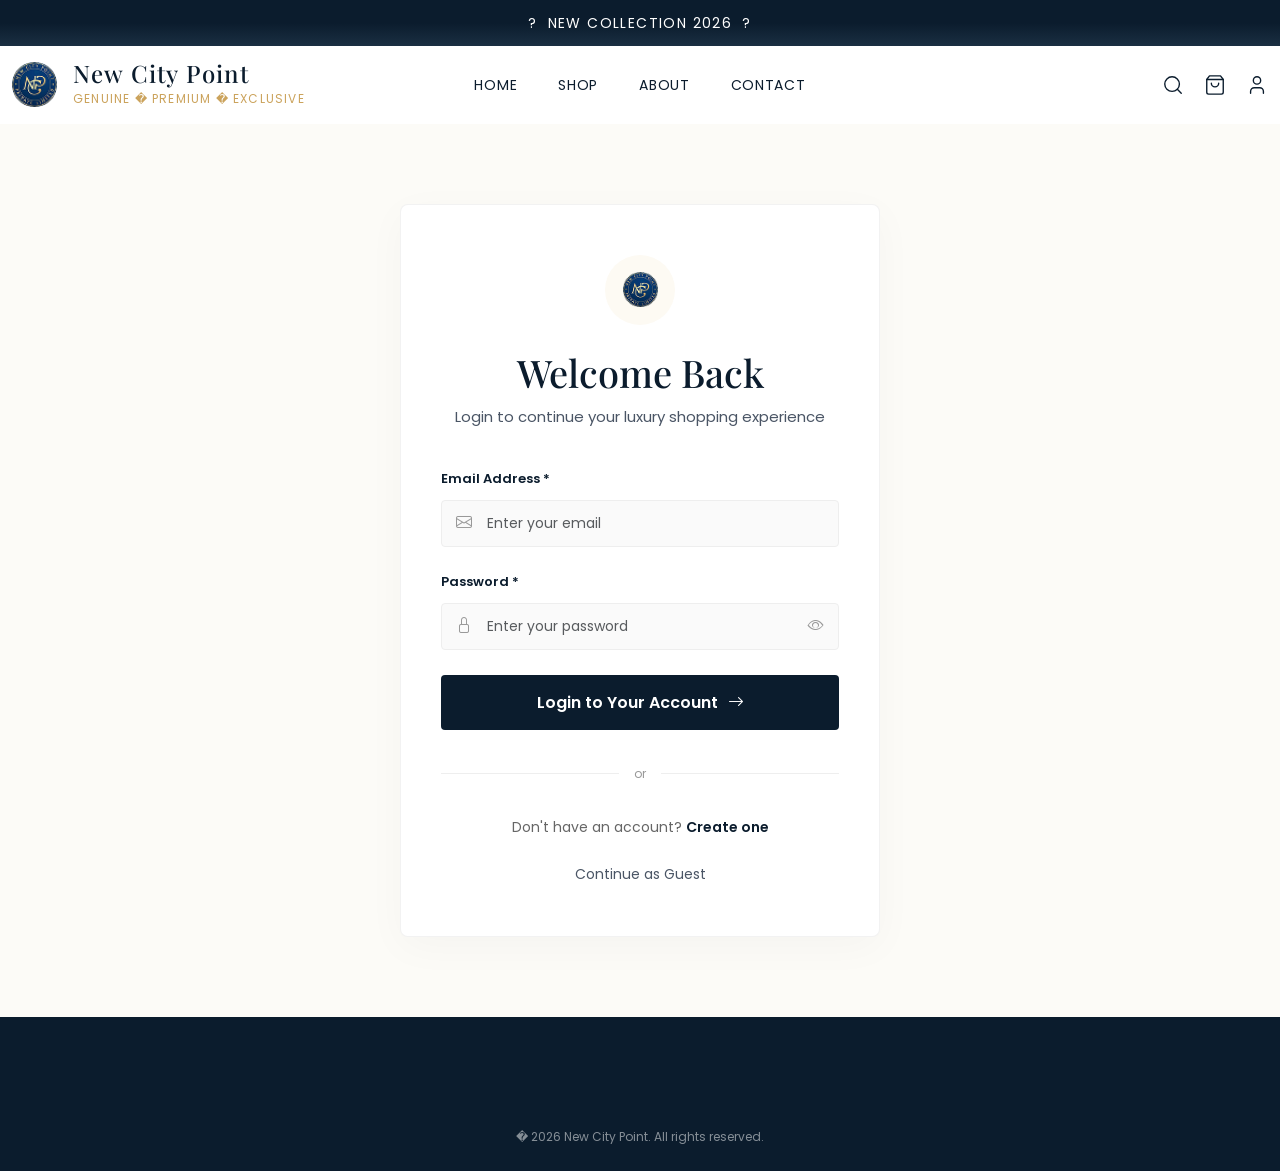
<file: login.html>
<!DOCTYPE html>
<html lang="en">

<head>
    <meta charset="UTF-8">
    <meta name="viewport" content="width=device-width, initial-scale=1.0">
    <title>Login | New City Point</title>

    <!-- Google Fonts -->
    <link rel="preconnect" href="https://fonts.googleapis.com">
    <link rel="preconnect" href="https://fonts.gstatic.com" crossorigin>
    <link
        href="https://fonts.googleapis.com/css2?family=Playfair+Display:wght@400;500;600;700&family=Poppins:wght@300;400;500;600;700&display=swap"
        rel="stylesheet">

    <!-- Bootstrap 5 CSS -->
    <link href="https://cdn.jsdelivr.net/npm/bootstrap@5.3.0/dist/css/bootstrap.min.css" rel="stylesheet">
    <!-- Bootstrap Icons -->
    <link rel="stylesheet" href="https://cdn.jsdelivr.net/npm/bootstrap-icons@1.10.5/font/bootstrap-icons.css">

    <link rel="stylesheet" href="assets/css/style.css">
    <link rel="icon" type="image/svg+xml" href="assets/images/WhatsApp Image 2026-04-02 at 8.03.30 AM 1.png">

    <style>
        body {
            background-color: #fcfbf7;
            min-height: 100vh;
            display: flex;
            flex-direction: column;
        }

        .auth-container {
            flex: 1;
            display: flex;
            align-items: center;
            justify-content: center;
            padding: 80px 20px;
        }

        .auth-card {
            background: white;
            padding: 50px 40px;
            border-radius: 8px;
            box-shadow: 0 10px 40px rgba(0, 0, 0, 0.03);
            max-width: 480px;
            width: 100%;
            text-align: center;
            border: 1px solid rgba(0, 0, 0, 0.05);
        }

        .auth-logo-circle {
            width: 70px;
            height: 70px;
            background: #fdfaf3;
            border-radius: 50%;
            display: flex;
            align-items: center;
            justify-content: center;
            margin: 0 auto 25px;
        }

        .auth-logo-circle img {
            width: 35px;
        }

        .auth-title {
            font-family: var(--font-heading);
            font-size: 38px;
            color: var(--primary-color);
            margin-bottom: 10px;
            font-weight: 500;
        }

        .auth-subtitle {
            font-size: 15px;
            color: var(--text-muted);
            margin-bottom: 40px;
            line-height: 1.6;
        }

        .form-group {
            margin-bottom: 25px;
            text-align: left;
        }

        .form-label {
            font-size: 13px;
            font-weight: 600;
            color: var(--primary-color);
            margin-bottom: 10px;
            display: block;
        }

        .input-wrapper {
            position: relative;
        }

        .input-icon {
            position: absolute;
            left: 15px;
            top: 50%;
            transform: translateY(-50%);
            color: #999;
        }

        .eye-icon {
            position: absolute;
            right: 15px;
            top: 50%;
            transform: translateY(-50%);
            color: #999;
            cursor: pointer;
        }

        .form-control {
            padding: 12px 15px 12px 45px;
            border: 1px solid #eee;
            border-radius: 4px;
            background: #fafafa;
            font-size: 14px;
        }

        .form-control:focus {
            box-shadow: none;
            border-color: var(--secondary-color);
            background: white;
        }

        .btn-auth {
            background: var(--primary-color);
            color: white;
            width: 100%;
            padding: 15px;
            border-radius: 4px;
            font-weight: 600;
            display: flex;
            align-items: center;
            justify-content: center;
            gap: 10px;
            border: none;
            margin-top: 10px;
            transition: .3s;
        }

        .btn-auth:hover {
            opacity: 0.9;
            transform: translateY(-2px);
        }

        .auth-sep {
            margin: 30px 0;
            position: relative;
            text-align: center;
        }

        .auth-sep::before {
            content: "";
            position: absolute;
            left: 0;
            top: 50%;
            width: 100%;
            height: 1px;
            background: #eee;
            z-index: 1;
        }

        .auth-sep span {
            background: white;
            padding: 0 15px;
            position: relative;
            z-index: 2;
            color: #999;
            font-size: 12px;
        }

        .auth-link {
            color: var(--primary-color);
            text-decoration: none;
            font-weight: 600;
        }

        .auth-link:hover {
            color: var(--secondary-color);
        }

        .guest-link {
            display: block;
            margin-top: 25px;
            color: var(--text-muted);
            text-decoration: none;
            font-size: 14px;
        }

        .guest-link:hover {
            color: var(--primary-color);
        }
    </style>
</head>

<body>

    <div class="announcement-bar">
        <div class="container announcement-content">
            <span>?</span>
            <span>NEW COLLECTION 2026</span>
            <span>?</span>
        </div>
    </div>

    <!-- Navigation -->
    <nav class="navbar navbar-expand-lg sticky-top">
        <div class="container">
            <a class="navbar-brand d-flex align-items-center gap-3" href="index.html">
                <img src="assets/images/WhatsApp Image 2026-04-02 at 8.03.30 AM 1.png" alt="Logo">
                <div class="d-none d-sm-block">
                    <div
                        style="font-family: var(--font-heading); font-size: 24px; line-height: 1; letter-spacing: 0.05em; color: var(--primary-color); font-weight: 500;">
                        New City Point</div>
                    <div
                        style="font-family: var(--font-body); font-size: 12px; opacity: 1; letter-spacing: 0.1em; font-weight: 400; color: var(--secondary-color); margin-top: 4px;">
                        GENUINE � PREMIUM � EXCLUSIVE</div>
                </div>
            </a>
            <button class="navbar-toggler border-0 shadow-none" type="button" data-bs-toggle="collapse"
                data-bs-target="#navbarNav">
                <i class="bi bi-list fs-2 text-primary"></i>
            </button>
            <div class="collapse navbar-collapse" id="navbarNav">
                <ul class="navbar-nav mx-auto align-items-center">
                    <li class="nav-item"><a class="nav-link" href="index.html">HOME</a></li>
                    <li class="nav-item"><a class="nav-link" href="shop.html">SHOP</a></li>
                    <li class="nav-item"><a class="nav-link" href="about.html">ABOUT</a></li>
                    <li class="nav-item"><a class="nav-link" href="contact.html">CONTACT</a></li>
                </ul>
            </div>
            <div class="d-flex align-items-center gap-3 nav-icons-group">
                <a href="javascript:void(0)" id="search-trigger" class="text-primary transition-smooth">
                    <svg xmlns="http://www.w3.org/2000/svg" width="22" height="22" viewBox="0 0 24 24" fill="none"
                        stroke="currentColor" stroke-width="1.5" stroke-linecap="round" stroke-linejoin="round">
                        <circle cx="11" cy="11" r="8" />
                        <path d="m21 21-4.3-4.3" />
                    </svg>
                </a>
                <a href="cart.html" class="text-primary transition-smooth position-relative">
                    <svg xmlns="http://www.w3.org/2000/svg" width="22" height="22" viewBox="0 0 24 24" fill="none"
                        stroke="currentColor" stroke-width="1.5" stroke-linecap="round" stroke-linejoin="round">
                        <path d="M6 2 3 6v14a2 2 0 0 0 2 2h14a2 2 0 0 0 2-2V6l-3-4Z" />
                        <path d="M3 6h18" />
                        <path d="M16 10a4 4 0 0 1-8 0" />
                    </svg>
                    <span class="position-absolute top-0 start-100 translate-middle badge rounded-pill bg-gold"
                        style="font-size: 10px; padding: 2px 5px; min-width: 18px;">0</span>
                </a>
                <a href="javascript:handleProfileClick()" class="text-primary transition-smooth">
                    <svg xmlns="http://www.w3.org/2000/svg" width="22" height="22" viewBox="0 0 24 24" fill="none"
                        stroke="currentColor" stroke-width="1.5" stroke-linecap="round" stroke-linejoin="round">
                        <path d="M19 21v-2a4 4 0 0 0-4-4H9a4 4 0 0 0-4 4v2" />
                        <circle cx="12" cy="7" r="4" />
                    </svg>
                </a>
            </div>
        </div>
        </div>
    </nav>

    <div class="auth-container">
        <div class="auth-card">
            <div class="auth-logo-circle">
                <img src="assets/images/WhatsApp Image 2026-04-02 at 8.03.30 AM 1.png" alt="Crown">
            </div>
            <h1 class="auth-title">Welcome Back</h1>
            <p class="auth-subtitle">Login to continue your luxury shopping experience</p>

            <form id="login-form">
                <div class="form-group">
                    <label class="form-label">Email Address *</label>
                    <div class="input-wrapper">
                        <i class="bi bi-envelope input-icon"></i>
                        <input type="email" class="form-control" placeholder="Enter your email" required name="email">
                    </div>
                </div>
                <div class="form-group">
                    <label class="form-label">Password *</label>
                    <div class="input-wrapper">
                        <i class="bi bi-lock input-icon"></i>
                        <input type="password" class="form-control" placeholder="Enter your password" required
                            name="password" id="password-input">
                        <i class="bi bi-eye eye-icon" onclick="togglePassword()"></i>
                    </div>
                </div>
                <button type="submit" class="btn-auth">Login to Your Account <i class="bi bi-arrow-right"></i></button>
            </form>

            <div class="auth-sep"><span>or</span></div>

            <p style="font-size: 14px; color: #666;">Don't have an account? <a href="register.html"
                    class="auth-link">Create one</a></p>

            <a href="shop.html" class="guest-link">Continue as Guest</a>
        </div>
    </div>

    <!-- Footer -->
    <footer>
        <div class="container">
            <div class="copyright-section border-0 pt-0">
                <p class="mb-0">� 2026 New City Point. All rights reserved.</p>
            </div>
        </div>
    </footer>

    <script src="https://code.jquery.com/jquery-3.6.0.min.js"></script>
    <script src="assets/js/auth.js"></script>
    <script src="assets/js/main.js"></script>
    <script>
        function togglePassword() {
            const input = document.getElementById('password-input');
            input.type = input.type === 'password' ? 'text' : 'password';
        }

        $(document).ready(function () {
            $('#login-form').on('submit', function (e) {
                e.preventDefault();
                const email = $('input[name="email"]').val();
                const password = $('input[name="password"]').val();

                const result = loginUser(email, password);
                if (result.success) {
                    // Check if we came from cart
                    const params = new URLSearchParams(window.location.search);
                    if (params.get('redirect') === 'checkout') {
                        location.href = 'checkout.html';
                    } else {
                        location.href = 'my-orders.html';
                    }
                } else {
                    alert(result.message);
                }
            });
        });
    </script>
</body>

</html>
</file>
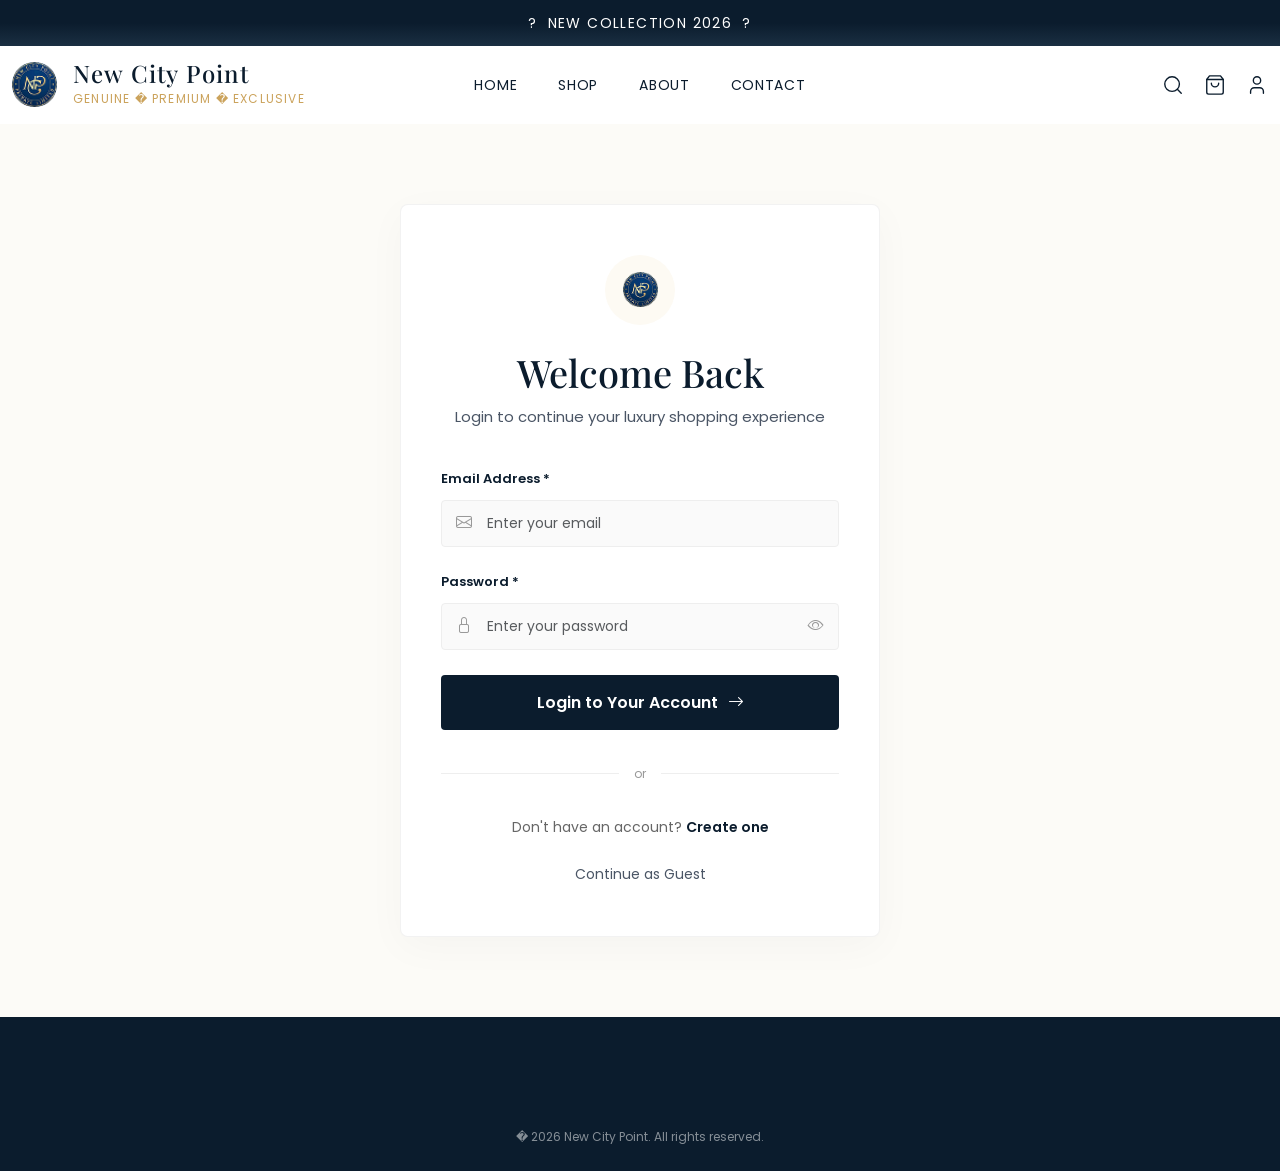
<file: my-orders.html>
<!DOCTYPE html>
<html lang="en">

<head>
    <meta charset="UTF-8">
    <meta name="viewport" content="width=device-width, initial-scale=1.0">
    <title>My Orders | New City Point</title>

    <!-- Google Fonts -->
    <link rel="preconnect" href="https://fonts.googleapis.com">
    <link rel="preconnect" href="https://fonts.gstatic.com" crossorigin>
    <link
        href="https://fonts.googleapis.com/css2?family=Playfair+Display:wght@400;500;600;700&family=Poppins:wght@300;400;500;600;700&display=swap"
        rel="stylesheet">

    <!-- Bootstrap 5 CSS -->
    <link href="https://cdn.jsdelivr.net/npm/bootstrap@5.3.0/dist/css/bootstrap.min.css" rel="stylesheet">
    <!-- Bootstrap Icons -->
    <link rel="stylesheet" href="https://cdn.jsdelivr.net/npm/bootstrap-icons@1.10.5/font/bootstrap-icons.css">

    <link rel="stylesheet" href="assets/css/style.css">
    <link rel="icon" type="image/svg+xml" href="assets/images/WhatsApp Image 2026-04-02 at 8.03.30 AM 1.png">

    <style>
        body {
            background-color: #fcfbf7;
        }

        .orders-section {
            padding: 60px 0 100px;
        }

        .orders-title {
            font-family: var(--font-heading);
            font-size: 42px;
            color: var(--primary-color);
            margin-bottom: 40px;
            font-weight: 500;
        }

        .order-card {
            background: white;
            border-radius: 8px;
            padding: 30px;
            margin-bottom: 30px;
            box-shadow: 0 5px 20px rgba(0, 0, 0, 0.02);
            border: 1px solid rgba(0, 0, 0, 0.05);
        }

        .order-header {
            display: flex;
            justify-content: space-between;
            align-items: center;
            margin-bottom: 30px;
            padding-bottom: 20px;
            border-bottom: 1px dashed #eee;
        }

        .order-meta h3 {
            font-family: var(--font-heading);
            font-size: 24px;
            color: var(--primary-color);
            margin-bottom: 5px;
            font-weight: 600;
        }

        .order-date {
            font-size: 14px;
            color: var(--text-muted);
        }

        .status-badge {
            background: #fff8e1;
            color: #f57c00;
            padding: 6px 16px;
            border-radius: 50px;
            font-weight: 600;
            font-size: 13px;
            text-transform: uppercase;
            letter-spacing: 0.05em;
        }

        .order-item {
            display: flex;
            gap: 20px;
            padding: 15px 0;
            align-items: center;
        }

        .order-item:not(:last-child) {
            border-bottom: 1px solid #f9f9f9;
        }

        .order-item-img {
            width: 80px;
            height: 100px;
            object-fit: cover;
            border-radius: 4px;
        }

        .order-item-detail h4 {
            font-family: var(--font-heading);
            font-size: 18px;
            color: var(--primary-color);
            margin-bottom: 4px;
            font-weight: 600;
        }

        .order-item-specs {
            font-size: 13px;
            color: var(--text-muted);
            margin-bottom: 4px;
        }

        .order-item-price {
            font-size: 16px;
            color: var(--secondary-color);
            font-weight: 600;
        }

        .order-footer {
            display: flex;
            justify-content: space-between;
            align-items: center;
            margin-top: 20px;
            padding-top: 20px;
            border-top: 1px solid #eee;
        }

        .order-total-label {
            font-size: 15px;
            color: var(--text-dark);
            font-weight: 500;
        }

        .order-total-price {
            font-size: 22px;
            color: var(--primary-color);
            font-weight: 700;
        }

        @media (max-width: 768px) {
            .order-header {
                flex-direction: column;
                align-items: flex-start;
                gap: 15px;
            }

            .orders-title {
                font-size: 32px;
            }
        }
    </style>
</head>

<body>

    <div class="announcement-bar">
        <div class="container announcement-content">
            <span>?</span>
            <span>NEW COLLECTION 2026</span>
            <span>?</span>
        </div>
    </div>

    <!-- Navigation -->
    <nav class="navbar navbar-expand-lg sticky-top">
        <div class="container">
            <a class="navbar-brand d-flex align-items-center gap-3" href="index.html">
                <img src="assets/images/WhatsApp Image 2026-04-02 at 8.03.30 AM 1.png" alt="Logo">
                <div class="d-none d-sm-block">
                    <div
                        style="font-family: var(--font-heading); font-size: 24px; line-height: 1; letter-spacing: 0.05em; color: var(--primary-color); font-weight: 500;">
                        New City Point</div>
                    <div
                        style="font-family: var(--font-body); font-size: 12px; opacity: 1; letter-spacing: 0.1em; font-weight: 400; color: var(--secondary-color); margin-top: 4px;">
                        GENUINE � PREMIUM � EXCLUSIVE</div>
                </div>
            </a>
            <button class="navbar-toggler border-0 shadow-none" type="button" data-bs-toggle="collapse"
                data-bs-target="#navbarNav">
                <i class="bi bi-list fs-2 text-primary"></i>
            </button>
            <div class="collapse navbar-collapse" id="navbarNav">
                <ul class="navbar-nav mx-auto align-items-center">
                    <li class="nav-item"><a class="nav-link" href="index.html">HOME</a></li>
                    <li class="nav-item"><a class="nav-link" href="shop.html">SHOP</a></li>
                    <li class="nav-item"><a class="nav-link" href="about.html">ABOUT</a></li>
                    <li class="nav-item"><a class="nav-link" href="contact.html">CONTACT</a></li>
                </ul>
            </div>
            <div class="d-flex align-items-center gap-3 nav-icons-group">
                <a href="javascript:void(0)" id="search-trigger" class="text-primary transition-smooth">
                    <svg xmlns="http://www.w3.org/2000/svg" width="22" height="22" viewBox="0 0 24 24" fill="none"
                        stroke="currentColor" stroke-width="1.5" stroke-linecap="round" stroke-linejoin="round">
                        <circle cx="11" cy="11" r="8" />
                        <path d="m21 21-4.3-4.3" />
                    </svg>
                </a>
                <a href="cart.html" class="text-primary transition-smooth position-relative">
                    <svg xmlns="http://www.w3.org/2000/svg" width="22" height="22" viewBox="0 0 24 24" fill="none"
                        stroke="currentColor" stroke-width="1.5" stroke-linecap="round" stroke-linejoin="round">
                        <path d="M6 2 3 6v14a2 2 0 0 0 2 2h14a2 2 0 0 0 2-2V6l-3-4Z" />
                        <path d="M3 6h18" />
                        <path d="M16 10a4 4 0 0 1-8 0" />
                    </svg>
                    <span class="position-absolute top-0 start-100 translate-middle badge rounded-pill bg-gold"
                        style="font-size: 10px; padding: 2px 5px; min-width: 18px;">0</span>
                </a>
                <a href="javascript:handleProfileClick()" class="text-primary transition-smooth">
                    <svg xmlns="http://www.w3.org/2000/svg" width="22" height="22" viewBox="0 0 24 24" fill="none"
                        stroke="currentColor" stroke-width="1.5" stroke-linecap="round" stroke-linejoin="round">
                        <path d="M19 21v-2a4 4 0 0 0-4-4H9a4 4 0 0 0-4 4v2" />
                        <circle cx="12" cy="7" r="4" />
                    </svg>
                </a>
            </div>
        </div>
        </div>
    </nav>

    <div class="container orders-section">
        <h1 class="orders-title">My Orders</h1>

        <div id="orders-list-container">
            <!-- Dynamic Orders -->
        </div>
    </div>

    <!-- Footer -->
    <footer>
        <div class="container">
            <div class="row g-4">
                <!-- Brand Column -->
                <div class="col-lg-3">
                    <div class="footer-brand">
                        <div class="d-flex align-items-center gap-3 mb-3">
                            <img src="assets/images/WhatsApp Image 2026-04-02 at 8.03.30 AM 1.png" alt="Logo" height="35">
                            <div>
                                <div class="footer-logo-title">New City Point</div>
                                <div class="footer-logo-subtitle">GENUINE � PREMIUM � EXCLUSIVE</div>
                            </div>
                        </div>
                        <p class="footer-desc">Your destination for authentic Pakistani bridal and formal wear, crafted
                            with traditional excellence and modern elegance.</p>
                        <div class="social-links">
                            <a href="#"><i class="bi bi-facebook"></i></a>
                            <a href="#"><i class="bi bi-instagram"></i></a>
                            <a href="#"><i class="bi bi-twitter"></i></a>
                        </div>
                    </div>
                </div>

                <!-- Quick Links -->
                <div class="col-lg-3 ps-lg-5">
                    <div class="footer-column">
                        <h4>Quick Links</h4>
                        <ul class="footer-links">
                            <li><a href="index.html" class="footer-link">Home</a></li>
                            <li><a href="shop.html" class="footer-link">Shop</a></li>
                            <li><a href="#" class="footer-link">Bridal Collection</a></li>
                            <li><a href="about.html" class="footer-link">About Us</a></li>
                            <li><a href="contact.html" class="footer-link">Contact</a></li>
                        </ul>
                    </div>
                </div>

                <!-- Customer Service -->
                <div class="col-lg-3">
                    <div class="footer-column">
                        <h4>Customer Service</h4>
                        <ul class="footer-links">
                            <li><a href="cart.html" class="footer-link">Shopping Cart</a></li>
                            <li><a href="#" class="footer-link">Size Guide</a></li>
                            <li><a href="#" class="footer-link">Shipping & Returns</a></li>
                            <li><a href="#" class="footer-link">Privacy Policy</a></li>
                        </ul>
                    </div>
                </div>

                <!-- Contact Us -->
                <div class="col-lg-3">
                    <div class="footer-column">
                        <h4>Contact Us</h4>
                        <ul class="contact-info-list">
                            <li class="contact-info-item">
                                <i class="bi bi-geo-alt"></i>
                                <span>45 A Keyzer St,<br>Colombo 01100</span>
                            </li>
                            <li class="contact-info-item">
                                <i class="bi bi-telephone"></i>
                                <span>+94************</span>
                            </li>
                            <li class="contact-info-item">
                                <i class="bi bi-envelope"></i>
                                <span>info@newcitypoint.com</span>
                            </li>
                        </ul>
                    </div>
                </div>
            </div>

            <!-- Bottom Copyright -->
            <div class="copyright-section">
                <p class="mb-0">� 2026 New City Point. All rights reserved. Crafted with tradition and elegance.
                </p>
            </div>
        </div>
    </footer>

    <script src="https://code.jquery.com/jquery-3.6.0.min.js"></script>
    <script src="assets/js/products.js"></script>
    <script src="assets/js/cart.js"></script>
    <script src="assets/js/auth.js"></script>
    <script src="assets/js/main.js"></script>
    <script>
        $(document).ready(function () {
            if (!isLoggedIn()) {
                location.href = 'login.html';
                return;
            }
            const orders = getOrders();
            const container = $('#orders-list-container');

            if (orders.length === 0) {
                container.append('<div class="text-center py-5"><h3 style="font-family: var(--font-heading); color: var(--primary-color);">No orders found.</h3><a href="shop.html" class="btn btn-gold mt-3" style="background:var(--secondary-color); color:var(--primary-color); padding:10px 40px; font-weight:600; border-radius:4px;">Go Shopping</a></div>');
                return;
            }

            orders.reverse().forEach(order => {
                let itemsHtml = '';
                order.items.forEach(item => {
                    itemsHtml += `
                        <div class="order-item">
                            <img src="${item.image}" class="order-item-img" alt="${item.name}">
                            <div class="order-item-detail">
                                <h4>${item.name}</h4>
                                <div class="order-item-specs">Size: ${item.size} � Qty: ${item.quantity}</div>
                                <div class="order-item-price">Rs ${item.price.toLocaleString()}</div>
                            </div>
                        </div>
                    `;
                });

                const orderCard = `
                    <div class="order-card">
                        <div class="order-header">
                            <div class="order-meta">
                                <h3>Order ID: #${order.id.toString().slice(-8)}</h3>
                                <div class="order-date">Placed on ${order.date}</div>
                            </div>
                            <div class="status-badge">Processing</div>
                        </div>
                        <div class="order-items-container">
                            ${itemsHtml}
                        </div>
                        <div class="order-footer">
                            <div class="order-total-label">Order Total</div>
                            <div class="order-total-price">RS ${order.total.toLocaleString()}</div>
                        </div>
                    </div>
                `;
                container.append(orderCard);
            });
        });
    </script>
</body>

</html>
</file>
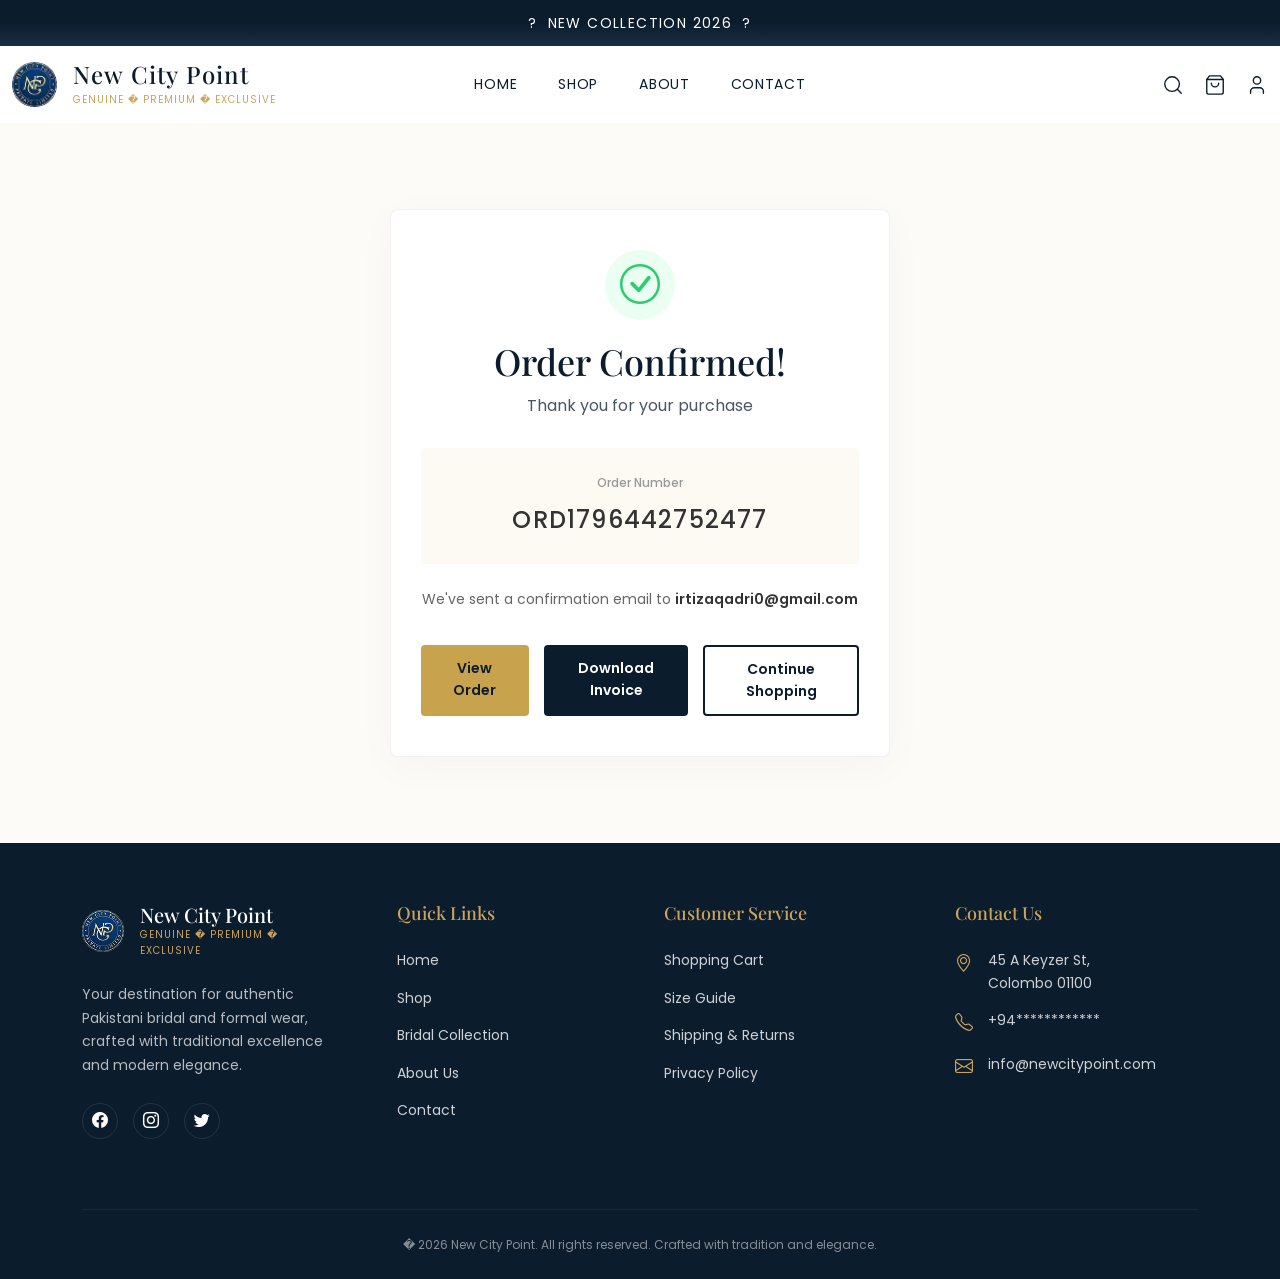
<file: order-success.html>
<!DOCTYPE html>
<html lang="en">

<head>
    <meta charset="UTF-8">
    <meta name="viewport" content="width=device-width, initial-scale=1.0">
    <title>Order Confirmed | New City Point</title>

    <!-- Google Fonts -->
    <link rel="preconnect" href="https://fonts.googleapis.com">
    <link rel="preconnect" href="https://fonts.gstatic.com" crossorigin>
    <link
        href="https://fonts.googleapis.com/css2?family=Playfair+Display:wght@400;500;600;700&family=Poppins:wght@300;400;500;600;700&display=swap"
        rel="stylesheet">

    <!-- Bootstrap 5 CSS -->
    <link href="https://cdn.jsdelivr.net/npm/bootstrap@5.3.0/dist/css/bootstrap.min.css" rel="stylesheet">
    <!-- Bootstrap Icons -->
    <link rel="stylesheet" href="https://cdn.jsdelivr.net/npm/bootstrap-icons@1.10.5/font/bootstrap-icons.css">

    <link rel="stylesheet" href="assets/css/style.css">
    <link rel="icon" type="image/svg+xml" href="assets/images/WhatsApp Image 2026-04-02 at 8.03.30 AM 1.png">

    <style>
        body {
            background-color: #fcfbf7;
        }

        .success-container {
            display: flex;
            justify-content: center;
            align-items: center;
            padding: 40px 20px;
            min-height: 70vh;
        }

        @media (min-width: 768px) {
            .success-container {
                padding: 80px 20px;
                min-height: 80vh;
            }
        }

        .success-card {
            background: white;
            padding: 25px;
            border-radius: 8px;
            box-shadow: 0 10px 40px rgba(0, 0, 0, 0.03);
            max-width: 500px;
            width: 100%;
            text-align: center;
            border: 1px solid rgba(0, 0, 0, 0.05);
        }

        @media (min-width: 576px) {
            .success-card {
                padding: 40px 30px;
            }
        }

        .success-icon-wrapper {
            width: 60px;
            height: 60px;
            background: #eafff1;
            color: #2ecc71;
            border-radius: 50%;
            display: flex;
            align-items: center;
            justify-content: center;
            margin: 0 auto 20px;
        }

        @media (min-width: 576px) {
            .success-icon-wrapper {
                width: 70px;
                height: 70px;
            }
        }

        .success-title {
            font-family: var(--font-heading);
            font-size: clamp(28px, 8vw, 36px);
            color: var(--primary-color);
            margin-bottom: 10px;
        }

        .success-subtitle {
            font-size: clamp(14px, 4vw, 16px);
            color: var(--text-muted);
            margin-bottom: 30px;
        }

        .order-number-box {
            background: #fdfaf3;
            padding: 20px;
            margin-bottom: 25px;
            border-radius: 4px;
            word-break: break-all;
        }

        @media (min-width: 576px) {
            .order-number-box {
                padding: 25px;
            }
        }

        .order-number-label {
            font-size: 12px;
            color: #999;
            margin-bottom: 8px;
            font-weight: 500;
        }

        .order-number-value {
            font-size: 20px;
            font-weight: 500;
            color: #333;
            letter-spacing: 0.05em;
        }

        @media (min-width: 576px) {
            .order-number-value {
                font-size: 24px;
            }
        }

        .email-notice {
            font-size: 13px;
            color: #666;
            margin-bottom: 30px;
            line-height: 1.5;
        }

        @media (min-width: 576px) {
            .email-notice {
                font-size: 14px;
                margin-bottom: 35px;
            }
        }

        .email-notice span {
            color: #333;
            font-weight: 600;
            word-break: break-all;
        }

        .success-actions {
            display: flex;
            flex-direction: column;
            gap: 12px;
            justify-content: center;
        }

        @media (min-width: 576px) {
            .success-actions {
                flex-direction: row;
                gap: 15px;
            }
        }

        .btn-view-order {
            background: #c9a24d;
            color: #0b1c2d;
            padding: 12px 20px;
            font-weight: 600;
            text-decoration: none;
            transition: .3s;
            border-radius: 4px;
            font-size: 14px;
            display: block;
            width: 100%;
        }

        @media (min-width: 576px) {
            .btn-view-order {
                width: auto;
                padding: 12px 25px;
            }
        }

        .btn-view-order:hover {
            opacity: 0.9;
            color: #0b1c2d;
        }

        .btn-continue-shop {
            background: white;
            color: var(--primary-color);
            padding: 11px 20px;
            font-weight: 600;
            text-decoration: none;
            border: 2px solid var(--primary-color);
            transition: .3s;
            border-radius: 4px;
            font-size: 14px;
            display: block;
            width: 100%;
        }

        @media (min-width: 576px) {
            .btn-continue-shop {
                width: auto;
                padding: 11px 25px;
            }
        }

        .btn-continue-shop:hover {
            background: var(--primary-color);
            color: white;
        }
    </style>
</head>

<body>

    <div class="announcement-bar">
        <div class="container announcement-content">
            <span>?</span>
            <span>NEW COLLECTION 2026</span>
            <span>?</span>
        </div>
    </div>

    <!-- Navigation -->
    <nav class="navbar navbar-expand-lg sticky-top">
        <div class="container">
            <a class="navbar-brand d-flex align-items-center gap-2 gap-sm-3" href="index.html">
                <img src="assets/images/WhatsApp Image 2026-04-02 at 8.03.30 AM 1.png" alt="Logo">
                <div class="navbar-brand-content d-none d-sm-block">
                    <div class="navbar-logo-title">New City Point</div>
                    <div class="navbar-logo-subtitle">GENUINE � PREMIUM � EXCLUSIVE</div>
                </div>
            </a>
            <button class="navbar-toggler border-0 shadow-none" type="button" data-bs-toggle="collapse"
                data-bs-target="#navbarNav">
                <i class="bi bi-list fs-2 text-primary"></i>
            </button>
            <div class="collapse navbar-collapse" id="navbarNav">
                <ul class="navbar-nav mx-auto align-items-center">
                    <li class="nav-item"><a class="nav-link" href="index.html">HOME</a></li>
                    <li class="nav-item"><a class="nav-link" href="shop.html">SHOP</a></li>
                    <li class="nav-item"><a class="nav-link" href="about.html">ABOUT</a></li>
                    <li class="nav-item"><a class="nav-link" href="contact.html">CONTACT</a></li>
                </ul>
            </div>
            <div class="d-flex align-items-center gap-3 nav-icons-group">
                <a href="javascript:void(0)" id="search-trigger" class="text-primary transition-smooth">
                    <svg xmlns="http://www.w3.org/2000/svg" width="22" height="22" viewBox="0 0 24 24" fill="none"
                        stroke="currentColor" stroke-width="1.5" stroke-linecap="round" stroke-linejoin="round">
                        <circle cx="11" cy="11" r="8" />
                        <path d="m21 21-4.3-4.3" />
                    </svg>
                </a>
                <a href="cart.html" class="text-primary transition-smooth position-relative">
                    <svg xmlns="http://www.w3.org/2000/svg" width="22" height="22" viewBox="0 0 24 24" fill="none"
                        stroke="currentColor" stroke-width="1.5" stroke-linecap="round" stroke-linejoin="round">
                        <path d="M6 2 3 6v14a2 2 0 0 0 2 2h14a2 2 0 0 0 2-2V6l-3-4Z" />
                        <path d="M3 6h18" />
                        <path d="M16 10a4 4 0 0 1-8 0" />
                    </svg>
                    <span class="position-absolute top-0 start-100 translate-middle badge rounded-pill bg-gold"
                        style="font-size: 10px; padding: 2px 5px; min-width: 18px;">0</span>
                </a>
                <a href="javascript:handleProfileClick()" class="text-primary transition-smooth">
                    <svg xmlns="http://www.w3.org/2000/svg" width="22" height="22" viewBox="0 0 24 24" fill="none"
                        stroke="currentColor" stroke-width="1.5" stroke-linecap="round" stroke-linejoin="round">
                        <path d="M19 21v-2a4 4 0 0 0-4-4H9a4 4 0 0 0-4 4v2" />
                        <circle cx="12" cy="7" r="4" />
                    </svg>
                </a>
            </div>
        </div>
        </div>
    </nav>

    <div class="success-container">
        <div class="success-card">
            <div class="success-icon-wrapper">
                <i class="bi bi-check-circle fs-1"></i>
            </div>

            <h1 class="success-title">Order Confirmed!</h1>
            <p class="success-subtitle">Thank you for your purchase</p>

            <div class="order-number-box">
                <div class="order-number-label">Order Number</div>
                <div class="order-number-value" id="display-order-id">ORD123456789</div>
            </div>

            <p class="email-notice">We've sent a confirmation email to <span
                    id="display-email">customer@example.com</span></p>

            <div class="success-actions">
                <a href="my-orders.html" class="btn-view-order">View Order</a>
                <a href="#" id="btn-invoice" class="btn-view-order" style="background: #0b1c2d; color: white;">Download
                    Invoice</a>
                <a href="shop.html" class="btn-continue-shop">Continue Shopping</a>
            </div>
        </div>
    </div>

    <!-- Footer -->
    <footer>
        <div class="container">
            <div class="row g-5">
                <!-- Brand Column -->
                <div class="col-lg-3">
                    <div class="footer-brand">
                        <div class="d-flex align-items-center gap-3 mb-4">
                            <img src="assets/images/WhatsApp Image 2026-04-02 at 8.03.30 AM 1.png" alt="Logo" height="40">
                            <div>
                                <div class="footer-logo-title">New City Point</div>
                                <div class="footer-logo-subtitle">GENUINE � PREMIUM � EXCLUSIVE</div>
                            </div>
                        </div>
                        <p class="footer-desc">Your destination for authentic Pakistani bridal and formal wear, crafted
                            with traditional excellence and modern elegance.</p>
                        <div class="social-links">
                            <a href="#"><i class="bi bi-facebook"></i></a>
                            <a href="#"><i class="bi bi-instagram"></i></a>
                            <a href="#"><i class="bi bi-twitter"></i></a>
                        </div>
                    </div>
                </div>

                <!-- Quick Links -->
                <div class="col-lg-3 ps-lg-5">
                    <div class="footer-column">
                        <h4>Quick Links</h4>
                        <ul class="footer-links">
                            <li><a href="index.html" class="footer-link">Home</a></li>
                            <li><a href="shop.html" class="footer-link">Shop</a></li>
                            <li><a href="#" class="footer-link">Bridal Collection</a></li>
                            <li><a href="about.html" class="footer-link">About Us</a></li>
                            <li><a href="contact.html" class="footer-link">Contact</a></li>
                        </ul>
                    </div>
                </div>

                <!-- Customer Service -->
                <div class="col-lg-3">
                    <div class="footer-column">
                        <h4>Customer Service</h4>
                        <ul class="footer-links">
                            <li><a href="cart.html" class="footer-link">Shopping Cart</a></li>
                            <li><a href="#" class="footer-link">Size Guide</a></li>
                            <li><a href="#" class="footer-link">Shipping & Returns</a></li>
                            <li><a href="#" class="footer-link">Privacy Policy</a></li>
                        </ul>
                    </div>
                </div>

                <!-- Contact Us -->
                <div class="col-lg-3">
                    <div class="footer-column">
                        <h4>Contact Us</h4>
                        <ul class="contact-info-list">
                            <li class="contact-info-item">
                                <i class="bi bi-geo-alt"></i>
                                <span>45 A Keyzer St,<br>Colombo 01100</span>
                            </li>
                            <li class="contact-info-item">
                                <i class="bi bi-telephone"></i>
                                <span>+94************</span>
                            </li>
                            <li class="contact-info-item">
                                <i class="bi bi-envelope"></i>
                                <span>info@newcitypoint.com</span>
                            </li>
                        </ul>
                    </div>
                </div>
            </div>

            <!-- Bottom Copyright -->
            <div class="copyright-section">
                <p class="mb-0">� 2026 New City Point. All rights reserved. Crafted with tradition and elegance.
                </p>
            </div>
        </div>
    </footer>

    <script src="https://code.jquery.com/jquery-3.6.0.min.js"></script>
    <script src="assets/js/products.js"></script>
    <script src="assets/js/cart.js"></script>
    <script src="assets/js/auth.js"></script>
    <script>
        $(document).ready(function () {
            const urlParams = new URLSearchParams(window.location.search);
            const orderId = urlParams.get('id') || 'ORD' + Date.now();
            const email = urlParams.get('email') || 'irtizaqadri0@gmail.com';

            $('#display-order-id').text(orderId);
            $('#display-email').text(email);

            // Link to invoice page
            $('#btn-invoice').attr('href', 'invoice.html?orderId=' + orderId);
        });
    </script>
</body>

</html>
</file>
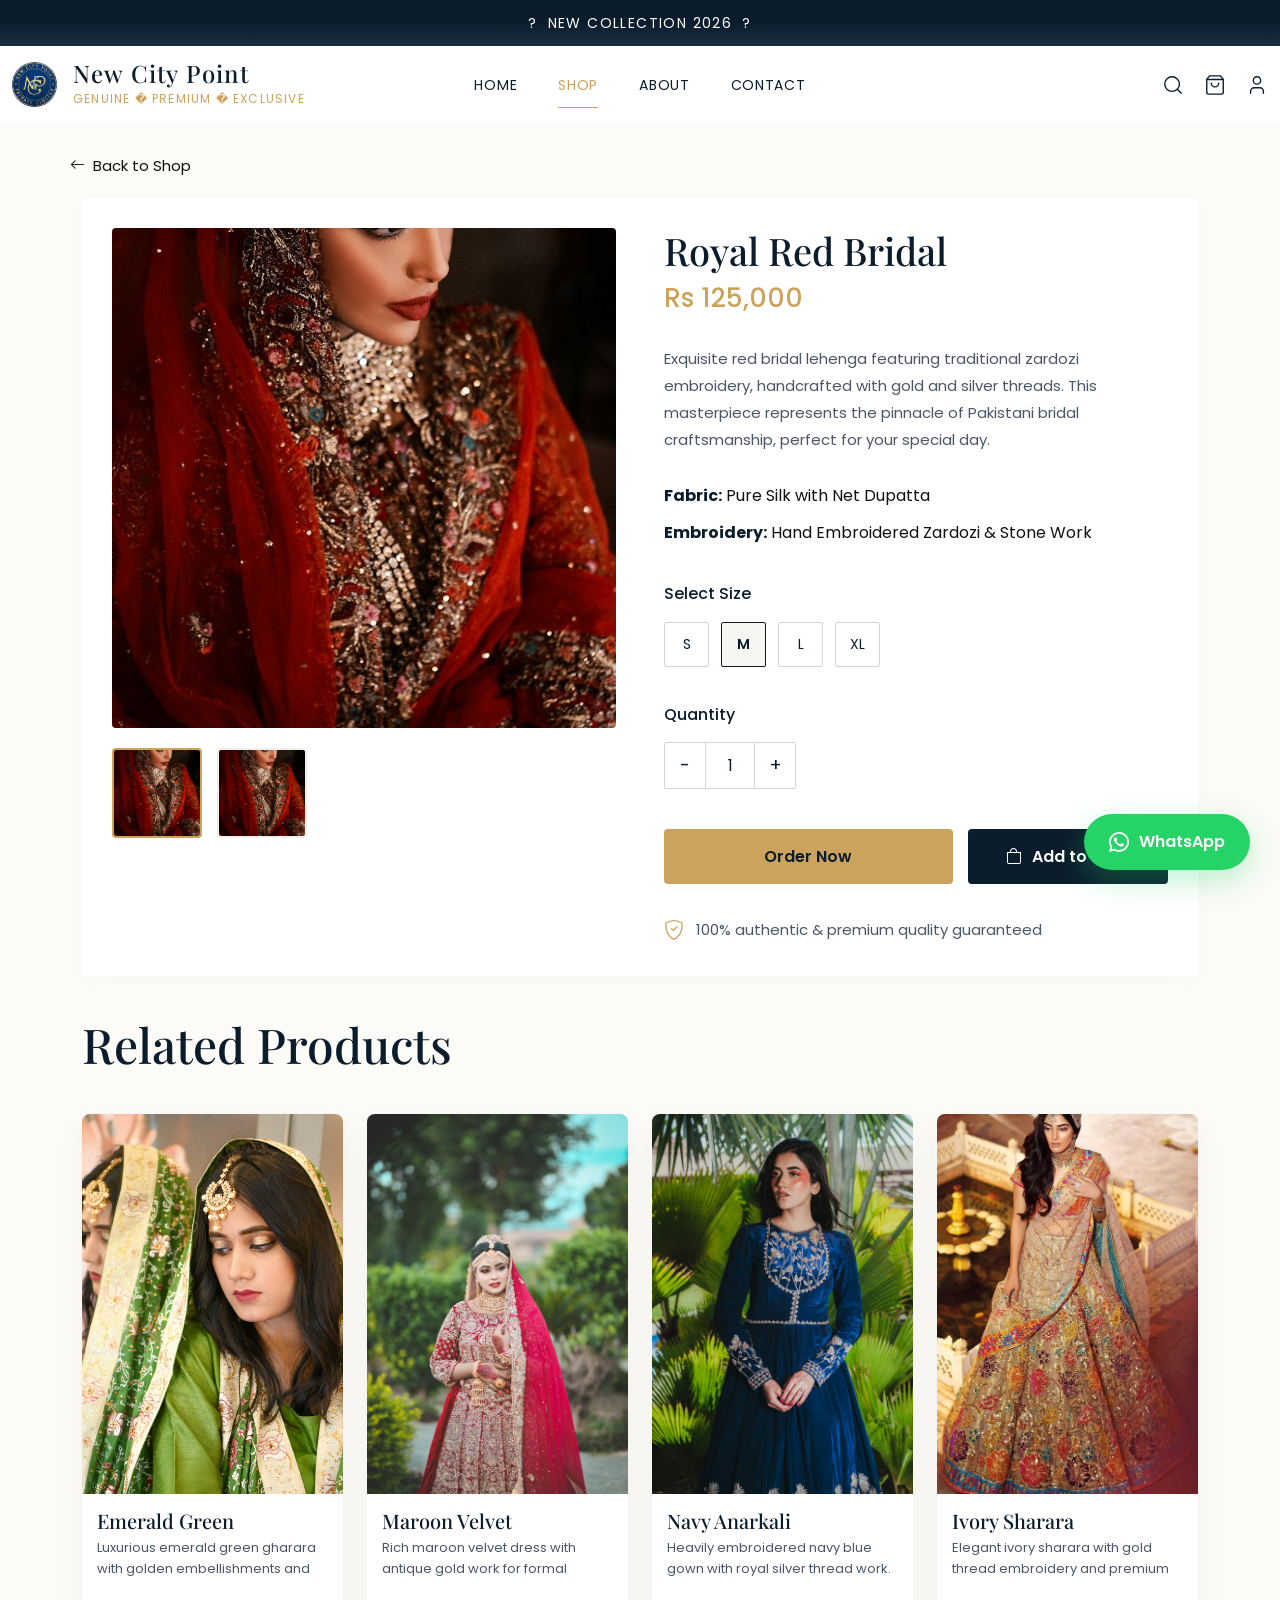
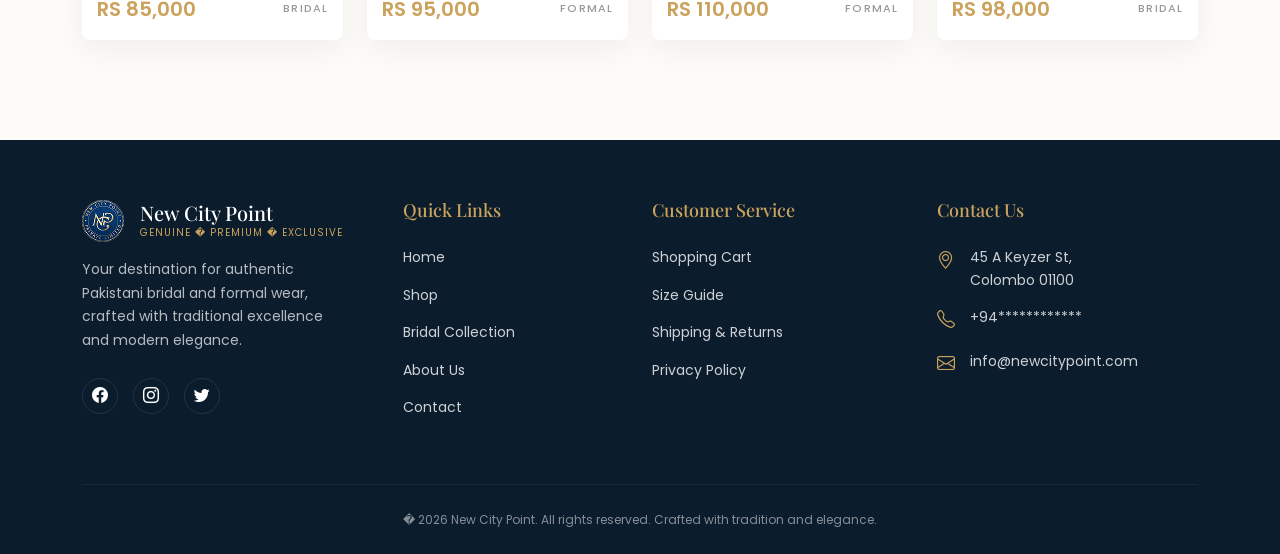
<file: product-detail.html>
<!DOCTYPE html>
<html lang="en">

<head>
    <meta charset="UTF-8">
    <meta name="viewport" content="width=device-width, initial-scale=1.0">
    <title>Product Detail | New City Point</title>

    <!-- Google Fonts -->
    <link rel="preconnect" href="https://fonts.googleapis.com">
    <link rel="preconnect" href="https://fonts.gstatic.com" crossorigin>
    <link
        href="https://fonts.googleapis.com/css2?family=Playfair+Display:wght@400;500;600;700&family=Poppins:wght@300;400;500;600;700&display=swap"
        rel="stylesheet">

    <!-- Bootstrap 5 CSS -->
    <link href="https://cdn.jsdelivr.net/npm/bootstrap@5.3.0/dist/css/bootstrap.min.css" rel="stylesheet">
    <!-- Bootstrap Icons -->
    <link rel="stylesheet" href="https://cdn.jsdelivr.net/npm/bootstrap-icons@1.10.5/font/bootstrap-icons.css">

    <link rel="stylesheet" href="assets/css/style.css">
    <link rel="icon" type="image/svg+xml" href="assets/images/WhatsApp Image 2026-04-02 at 8.03.30 AM 1.png">

    <style>
        body {
            background-color: #fcfbf7;
        }

        .breadcrumb-section {
            padding: 30px 0 20px;
        }

        .back-to-shop {
            color: var(--text-dark);
            font-size: 15px;
            display: flex;
            align-items: center;
            gap: 8px;
            font-weight: 400;
        }

        .product-detail-card {
            background: white;
            padding: 30px;
            border-radius: 4px;
            box-shadow: 0 5px 25px rgba(0, 0, 0, 0.02);
            margin-bottom: 40px;
        }

        /* Image Gallery */
        .main-img-wrapper {
            height: 500px;
            overflow: hidden;
            border-radius: 4px;
            margin-bottom: 20px;
        }

        .main-img {
            width: 100%;
            height: 100%;
            object-fit: cover;
        }

        .thumb-grid {
            display: flex;
            gap: 15px;
        }

        .thumb-img {
            width: 90px;
            height: 90px;
            object-fit: cover;
            border-radius: 4px;
            cursor: pointer;
            border: 2px solid #eee;
            transition: var(--transition-smooth);
        }

        .thumb-img.active {
            border-color: var(--secondary-color);
        }

        /* Product Info */
        .pd-title {
            font-family: var(--font-heading);
            font-size: 38px;
            color: var(--primary-color);
            margin-bottom: 5px;
            font-weight: 500;
        }

        .pd-price {
            font-size: 26px;
            color: var(--secondary-color);
            font-weight: 500;
            margin-bottom: 25px;
        }

        .pd-desc {
            font-size: 15px;
            color: var(--text-muted);
            line-height: 1.8;
            margin-bottom: 30px;
        }

        .pd-meta {
            margin-bottom: 35px;
        }

        .pd-meta-item {
            font-size: 16px;
            margin-bottom: 12px;
            color: var(--text-dark);
        }

        .pd-meta-item strong {
            color: var(--primary-color);
            font-weight: 700;
        }

        .option-label {
            font-size: 16px;
            color: var(--primary-color);
            margin-bottom: 15px;
            font-weight: 500;
        }

        .pd-size-group {
            display: flex;
            gap: 12px;
            margin-bottom: 35px;
        }

        .size-btn {
            width: 45px;
            height: 45px;
            border: 1px solid #d4d4d4;
            display: flex;
            align-items: center;
            justify-content: center;
            cursor: pointer;
            font-size: 14px;
            color: var(--primary-color);
            transition: var(--transition-smooth);
            background: white;
            border-radius: 2px;
        }

        .size-btn.active {
            border-color: var(--primary-color);
            background: #f8f6f2;
            font-weight: 600;
        }

        .pd-qty-group {
            display: flex;
            align-items: center;
            border: 1px solid #d4d4d4;
            width: fit-content;
            margin-bottom: 40px;
            border-radius: 2px;
        }

        .qty-btn {
            width: 40px;
            height: 45px;
            background: none;
            border: none;
            font-size: 18px;
            cursor: pointer;
            color: var(--primary-color);
            display: flex;
            align-items: center;
            justify-content: center;
        }

        .qty-val {
            width: 50px;
            text-align: center;
            font-size: 16px;
            color: var(--primary-color);
            border-left: 1px solid #d4d4d4;
            border-right: 1px solid #d4d4d4;
            height: 45px;
            display: flex;
            align-items: center;
            justify-content: center;
        }

        .pd-actions {
            display: flex;
            gap: 15px;
            margin-bottom: 30px;
        }

        .btn-order-now {
            background: var(--secondary-color);
            color: var(--primary-color);
            flex: 1.5;
            height: 55px;
            font-weight: 600;
            font-size: 16px;
            border: none;
            border-radius: 4px;
            transition: var(--transition-smooth);
        }

        .btn-add-cart {
            background: var(--primary-color);
            color: white;
            flex: 1;
            height: 55px;
            font-weight: 600;
            font-size: 16px;
            border: none;
            border-radius: 4px;
            display: flex;
            align-items: center;
            justify-content: center;
            gap: 10px;
            transition: var(--transition-smooth);
        }

        .pd-guarantee {
            display: flex;
            align-items: center;
            gap: 12px;
            font-size: 15px;
            color: var(--text-muted);
        }

        .pd-guarantee i {
            color: var(--secondary-color);
            font-size: 20px;
        }

        /* Related Products Adjustments */
        .related-section {
            padding-bottom: 100px;
        }

        .related-title {
            font-family: var(--font-heading);
            font-size: 48px;
            color: var(--primary-color);
            margin-bottom: 40px;
        }

        .shop-card {
            background: white;
            border-radius: 8px;
            overflow: hidden;
            box-shadow: 0 10px 30px rgba(0, 0, 0, 0.05);
            transition: var(--transition-smooth);
            border: none;
        }

        .shop-card-info {
            padding: 20px;
        }

        .shop-card-title {
            font-family: var(--font-heading);
            font-size: 26px;
            margin-bottom: 8px;
            color: var(--primary-color);
        }

        .shop-card-desc {
            font-size: 14px;
            color: var(--text-muted);
            margin-bottom: 20px;
            height: 40px;
            overflow: hidden;
        }

        .shop-card-price {
            font-size: 26px;
            color: var(--secondary-color);
            font-weight: 600;
        }

        .shop-card-category {
            font-size: 12px;
            color: #999;
            text-transform: uppercase;
            letter-spacing: 0.1em;
            font-weight: 500;
        }

        @media (max-width: 991px) {
            .pd-title {
                font-size: 36px;
            }

            .main-img-wrapper {
                height: 450px;
            }

            .pd-actions {
                flex-direction: column;
            }
        }

        /* Whatsapp Icon */
        .whatsapp-btn {
            position: fixed;
            bottom: 30px;
            right: 30px;
            background: #25d366;
            color: white !important;
            padding: 12px 25px;
            border-radius: 50px;
            display: flex;
            align-items: center;
            gap: 10px;
            font-weight: 600;
            box-shadow: 0 10px 30px rgba(37, 211, 102, 0.3);
            z-index: 1000;
        }
    </style>
</head>

<body>

    <div class="announcement-bar">
        <div class="container announcement-content">
            <span>?</span>
            <span>NEW COLLECTION 2026</span>
            <span>?</span>
        </div>
    </div>

    <!-- Navigation -->
    <nav class="navbar navbar-expand-lg sticky-top">
        <div class="container">
            <a class="navbar-brand d-flex align-items-center gap-3" href="index.html">
                <img src="assets/images/WhatsApp Image 2026-04-02 at 8.03.30 AM 1.png" alt="Logo">
                <div class="d-none d-sm-block">
                    <div
                        style="font-family: var(--font-heading); font-size: 24px; line-height: 1; letter-spacing: 0.05em; color: var(--primary-color); font-weight: 500;">
                        New City Point</div>
                    <div
                        style="font-family: var(--font-body); font-size: 12px; opacity: 1; letter-spacing: 0.1em; font-weight: 400; color: var(--secondary-color); margin-top: 4px;">
                        GENUINE � PREMIUM � EXCLUSIVE</div>
                </div>
            </a>
            <button class="navbar-toggler border-0 shadow-none" type="button" data-bs-toggle="collapse"
                data-bs-target="#navbarNav">
                <i class="bi bi-list fs-2 text-primary"></i>
            </button>
            <div class="collapse navbar-collapse" id="navbarNav">
                <ul class="navbar-nav mx-auto align-items-center">
                    <li class="nav-item"><a class="nav-link" href="index.html">HOME</a></li>
                    <li class="nav-item"><a class="nav-link active" href="shop.html">SHOP</a></li>
                    <li class="nav-item"><a class="nav-link" href="about.html">ABOUT</a></li>
                    <li class="nav-item"><a class="nav-link" href="contact.html">CONTACT</a></li>
                </ul>
            </div>
            <div class="d-flex align-items-center gap-3 nav-icons-group">
                <a href="javascript:void(0)" id="search-trigger" class="text-primary transition-smooth">
                    <svg xmlns="http://www.w3.org/2000/svg" width="22" height="22" viewBox="0 0 24 24" fill="none"
                        stroke="currentColor" stroke-width="1.5" stroke-linecap="round" stroke-linejoin="round">
                        <circle cx="11" cy="11" r="8" />
                        <path d="m21 21-4.3-4.3" />
                    </svg>
                </a>
                <a href="cart.html" class="text-primary transition-smooth position-relative">
                    <svg xmlns="http://www.w3.org/2000/svg" width="22" height="22" viewBox="0 0 24 24" fill="none"
                        stroke="currentColor" stroke-width="1.5" stroke-linecap="round" stroke-linejoin="round">
                        <path d="M6 2 3 6v14a2 2 0 0 0 2 2h14a2 2 0 0 0 2-2V6l-3-4Z" />
                        <path d="M3 6h18" />
                        <path d="M16 10a4 4 0 0 1-8 0" />
                    </svg>
                    <span class="position-absolute top-0 start-100 translate-middle badge rounded-pill bg-gold"
                        style="font-size: 10px; padding: 2px 5px; min-width: 18px;">0</span>
                </a>
                <a href="javascript:handleProfileClick()" class="text-primary transition-smooth">
                    <svg xmlns="http://www.w3.org/2000/svg" width="22" height="22" viewBox="0 0 24 24" fill="none"
                        stroke="currentColor" stroke-width="1.5" stroke-linecap="round" stroke-linejoin="round">
                        <path d="M19 21v-2a4 4 0 0 0-4-4H9a4 4 0 0 0-4 4v2" />
                        <circle cx="12" cy="7" r="4" />
                    </svg>
                </a>
            </div>
        </div>
    </nav>

    <div class="container breadcrumb-section">
        <a href="shop.html" class="back-to-shop"><i class="bi bi-arrow-left"></i> Back to Shop</a>
    </div>

    <div class="container">
        <div class="product-detail-card">
            <div class="row g-5">
                <!-- Images -->
                <div class="col-lg-6">
                    <div class="main-img-wrapper">
                        <img src="" id="main-image" class="main-img" alt="Product Image">
                    </div>
                    <div class="thumb-grid" id="thumb-grid">
                        <!-- Thumbs dynamic -->
                    </div>
                </div>

                <!-- Info -->
                <div class="col-lg-6">
                    <h1 class="pd-title" id="pd-name">Royal Red Bridal Lehenga</h1>
                    <div class="pd-price" id="pd-price">Rs 125,000</div>
                    <p class="pd-desc" id="pd-desc"></p>

                    <div class="pd-meta">
                        <div class="pd-meta-item"><strong>Fabric:</strong> Pure Silk with Net Dupatta</div>
                        <div class="pd-meta-item"><strong>Embroidery:</strong> Hand Embroidered Zardozi & Stone Work
                        </div>
                    </div>

                    <div class="option-label">Select Size</div>
                    <div class="pd-size-group">
                        <div class="size-btn">S</div>
                        <div class="size-btn active">M</div>
                        <div class="size-btn">L</div>
                        <div class="size-btn">XL</div>
                    </div>

                    <div class="option-label">Quantity</div>
                    <div class="pd-qty-group">
                        <button class="qty-btn" id="qty-minus">-</button>
                        <div class="qty-val" id="qty-val">1</div>
                        <button class="qty-btn" id="qty-plus">+</button>
                    </div>

                    <div class="pd-actions">
                        <button class="btn btn-order-now" id="buy-now-btn">Order Now</button>
                        <button class="btn btn-add-cart" id="add-to-cart-btn"><i class="bi bi-bag"></i> Add to
                            Cart</button>
                    </div>

                    <div class="pd-guarantee">
                        <i class="bi bi-shield-check"></i> 100% authentic & premium quality guaranteed
                    </div>
                </div>
            </div>
        </div>
    </div>

    <div class="container related-section">
        <h2 class="related-title">Related Products</h2>
        <div class="row g-4" id="related-products-grid">
            <!-- Dynamic Related Products -->
        </div>
    </div>

    <a href="https://wa.me/yournumber" class="whatsapp-btn">
        <i class="bi bi-whatsapp fs-5"></i> WhatsApp
    </a>

    <!-- Footer -->
    <footer>
        <div class="container">
            <div class="row g-4">
                <!-- Brand Column -->
                <div class="col-lg-3">
                    <div class="footer-brand">
                        <div class="d-flex align-items-center gap-3 mb-3">
                            <img src="assets/images/WhatsApp Image 2026-04-02 at 8.03.30 AM 1.png" alt="Logo" height="35">
                            <div>
                                <div class="footer-logo-title">New City Point</div>
                                <div class="footer-logo-subtitle">GENUINE � PREMIUM � EXCLUSIVE</div>
                            </div>
                        </div>
                        <p class="footer-desc">Your destination for authentic Pakistani bridal and formal wear, crafted
                            with traditional excellence and modern elegance.</p>
                        <div class="social-links">
                            <a href="#"><i class="bi bi-facebook"></i></a>
                            <a href="#"><i class="bi bi-instagram"></i></a>
                            <a href="#"><i class="bi bi-twitter"></i></a>
                        </div>
                    </div>
                </div>

                <!-- Quick Links -->
                <div class="col-lg-3 ps-lg-5">
                    <div class="footer-column">
                        <h4>Quick Links</h4>
                        <ul class="footer-links">
                            <li><a href="index.html" class="footer-link">Home</a></li>
                            <li><a href="shop.html" class="footer-link">Shop</a></li>
                            <li><a href="#" class="footer-link">Bridal Collection</a></li>
                            <li><a href="about.html" class="footer-link">About Us</a></li>
                            <li><a href="contact.html" class="footer-link">Contact</a></li>
                        </ul>
                    </div>
                </div>

                <!-- Customer Service -->
                <div class="col-lg-3">
                    <div class="footer-column">
                        <h4>Customer Service</h4>
                        <ul class="footer-links">
                            <li><a href="cart.html" class="footer-link">Shopping Cart</a></li>
                            <li><a href="#" class="footer-link">Size Guide</a></li>
                            <li><a href="#" class="footer-link">Shipping & Returns</a></li>
                            <li><a href="#" class="footer-link">Privacy Policy</a></li>
                        </ul>
                    </div>
                </div>

                <!-- Contact Us -->
                <div class="col-lg-3">
                    <div class="footer-column">
                        <h4>Contact Us</h4>
                        <ul class="contact-info-list">
                            <li class="contact-info-item">
                                <i class="bi bi-geo-alt"></i>
                                <span>45 A Keyzer St,<br>Colombo 01100</span>
                            </li>
                            <li class="contact-info-item">
                                <i class="bi bi-telephone"></i>
                                <span>+94************</span>
                            </li>
                            <li class="contact-info-item">
                                <i class="bi bi-envelope"></i>
                                <span>info@newcitypoint.com</span>
                            </li>
                        </ul>
                    </div>
                </div>
            </div>

            <!-- Bottom Copyright -->
            <div class="copyright-section">
                <p class="mb-0">� 2026 New City Point. All rights reserved. Crafted with tradition and elegance.
                </p>
            </div>
        </div>
    </footer>

    <script src="https://code.jquery.com/jquery-3.6.0.min.js"></script>
    <script src="assets/js/products.js"></script>
    <script src="assets/js/cart.js"></script>
    <script src="assets/js/auth.js"></script>
    <script src="assets/js/main.js"></script>
    <script>
        $(document).ready(function () {
            const urlParams = new URLSearchParams(window.location.search);
            const pid = parseInt(urlParams.get('id')) || 1;
            const product = products.find(p => p.id === pid) || products[0];

            // Render current product
            $('#pd-name').text(product.name);
            $('#pd-price').text(`Rs ${product.price.toLocaleString()}`);
            $('#pd-desc').text(product.desc || "Exquisite Pakistani wear featuring traditional craftsmanship, handcrafted with precision and elegance. This masterpiece represents the pinnacle of luxury, perfect for your special occasion.");
            $('#main-image').attr('src', product.image);

            // Render Related Products
            const relatedGrid = $('#related-products-grid');
            const related = products.filter(p => p.id !== pid).slice(0, 4);

            related.forEach(p => {
                relatedGrid.append(`
                    <div class="col-md-3">
                        <div class="shop-card" onclick="location.href='product-detail.html?id=${p.id}'">
                            <div class="shop-card-img-wrapper" style="height: 380px; position: relative; overflow: hidden;">
                                <img src="${p.image}" class="shop-card-img" alt="${p.name}" style="width:100%; height:100%; object-fit:cover;">
                                <div class="shop-order-overlay" style="position: absolute; bottom: 20px; left: 50%; transform: translateX(-50%); background: var(--secondary-color); padding: 8px 20px; border-radius: 4px; opacity: 0; transition: .3s; font-weight: 600; font-size: 13px; white-space: nowrap;">Order Now</div>
                            </div>
                            <div class="shop-card-info" style="padding: 15px;">
                                <h3 class="shop-card-title" style="font-size: 20px; margin-bottom: 5px;">${p.name}</h3>
                                <p class="shop-card-desc" style="font-size: 13px; color: var(--text-muted); margin-bottom: 15px; height: 40px; overflow: hidden;">${p.desc}</p>
                                <div class="d-flex justify-content-between align-items-center">
                                    <div class="shop-card-price" style="font-size: 20px; color: var(--secondary-color); font-weight: 600;">RS ${p.price.toLocaleString()}</div>
                                    <div class="shop-card-category" style="font-size: 11px; color: #999; text-transform: uppercase;">${p.category}</div>
                                </div>
                            </div>
                        </div>
                    </div>
                `);
            });

            // Thumbnails (Mocking multiple by using same image twice)
            const thumbGrid = $('#thumb-grid');
            [product.image, product.image].forEach((img, i) => {
                thumbGrid.append(`<img src="${img}" class="thumb-img ${i === 0 ? 'active' : ''}">`);
            });

            // Handlers
            let selectedSize = 'M';
            $('.size-btn').click(function () {
                $('.size-btn').removeClass('active');
                $(this).addClass('active');
                selectedSize = $(this).text();
            });

            let qty = 1;
            $('#qty-plus').click(() => { qty++; $('#qty-val').text(qty); });
            $('#qty-minus').click(() => { if (qty > 1) { qty--; $('#qty-val').text(qty); } });

            $('#add-to-cart-btn').click(function () {
                if (typeof addToCart === 'function') {
                    addToCart(product.id, qty, selectedSize);
                    alert('Added to cart!');
                } else {
                    console.error('addToCart function not found');
                }
            });

            $('#buy-now-btn').click(function () {
                if (typeof addToCart === 'function') {
                    addToCart(product.id, qty, selectedSize);
                    location.href = 'cart.html';
                } else {
                    location.href = 'cart.html';
                }
            });

            $(document).on('click', '.thumb-img', function () {
                $('.thumb-img').removeClass('active');
                $(this).addClass('active');
                $('#main-image').attr('src', $(this).attr('src'));
            });

            // Re-bind hover for dynamic cards
            $(document).on('mouseenter', '.shop-card', function () {
                $(this).find('.shop-order-overlay').css('opacity', '1');
            }).on('mouseleave', '.shop-card', function () {
                $(this).find('.shop-order-overlay').css('opacity', '0');
            });
        });
    </script>
</body>

</html>
</file>
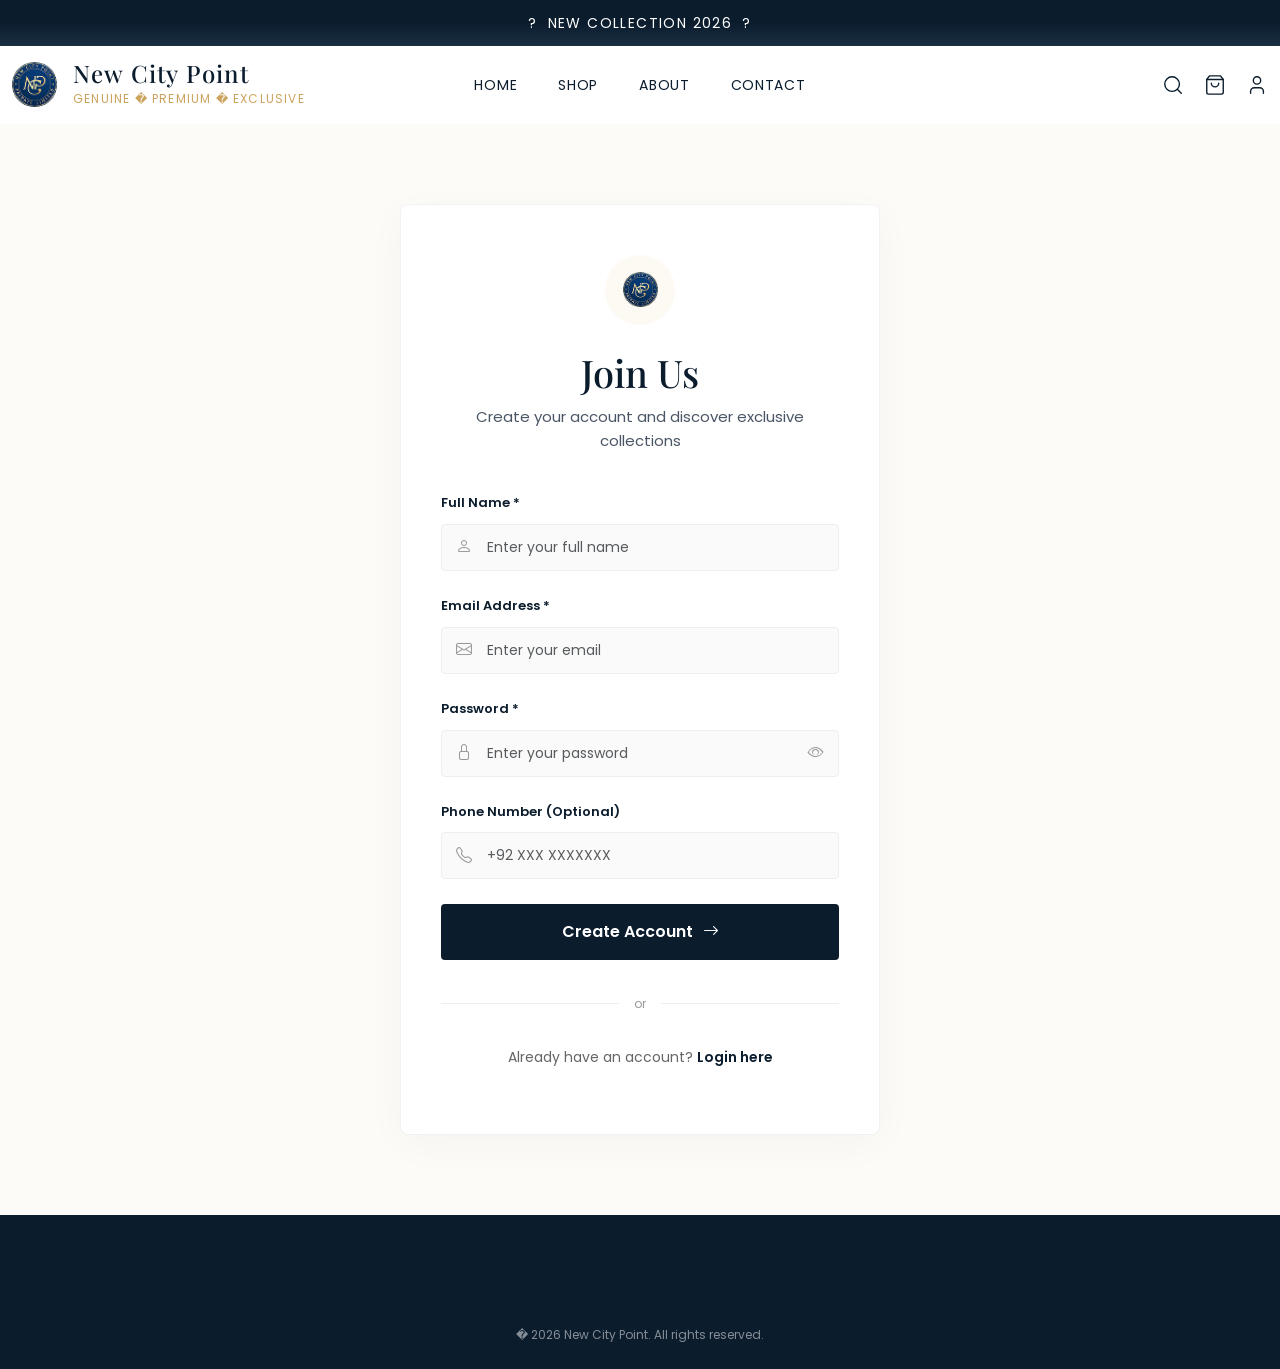
<file: register.html>
<!DOCTYPE html>
<html lang="en">

<head>
    <meta charset="UTF-8">
    <meta name="viewport" content="width=device-width, initial-scale=1.0">
    <title>Register | New City Point</title>

    <!-- Google Fonts -->
    <link rel="preconnect" href="https://fonts.googleapis.com">
    <link rel="preconnect" href="https://fonts.gstatic.com" crossorigin>
    <link
        href="https://fonts.googleapis.com/css2?family=Playfair+Display:wght@400;500;600;700&family=Poppins:wght@300;400;500;600;700&display=swap"
        rel="stylesheet">

    <!-- Bootstrap 5 CSS -->
    <link href="https://cdn.jsdelivr.net/npm/bootstrap@5.3.0/dist/css/bootstrap.min.css" rel="stylesheet">
    <!-- Bootstrap Icons -->
    <link rel="stylesheet" href="https://cdn.jsdelivr.net/npm/bootstrap-icons@1.10.5/font/bootstrap-icons.css">

    <link rel="stylesheet" href="assets/css/style.css">
    <link rel="icon" type="image/svg+xml" href="assets/images/WhatsApp Image 2026-04-02 at 8.03.30 AM 1.png">

    <style>
        body {
            background-color: #fcfbf7;
            min-height: 100vh;
            display: flex;
            flex-direction: column;
        }

        .auth-container {
            flex: 1;
            display: flex;
            align-items: center;
            justify-content: center;
            padding: 80px 20px;
        }

        .auth-card {
            background: white;
            padding: 50px 40px;
            border-radius: 8px;
            box-shadow: 0 10px 40px rgba(0, 0, 0, 0.03);
            max-width: 480px;
            width: 100%;
            text-align: center;
            border: 1px solid rgba(0, 0, 0, 0.05);
        }

        .auth-logo-circle {
            width: 70px;
            height: 70px;
            background: #fdfaf3;
            border-radius: 50%;
            display: flex;
            align-items: center;
            justify-content: center;
            margin: 0 auto 25px;
        }

        .auth-logo-circle img {
            width: 35px;
        }

        .auth-title {
            font-family: var(--font-heading);
            font-size: 38px;
            color: var(--primary-color);
            margin-bottom: 10px;
            font-weight: 500;
        }

        .auth-subtitle {
            font-size: 15px;
            color: var(--text-muted);
            margin-bottom: 40px;
            line-height: 1.6;
        }

        .form-group {
            margin-bottom: 25px;
            text-align: left;
        }

        .form-label {
            font-size: 13px;
            font-weight: 600;
            color: var(--primary-color);
            margin-bottom: 10px;
            display: block;
        }

        .input-wrapper {
            position: relative;
        }

        .input-icon {
            position: absolute;
            left: 15px;
            top: 50%;
            transform: translateY(-50%);
            color: #999;
        }

        .eye-icon {
            position: absolute;
            right: 15px;
            top: 50%;
            transform: translateY(-50%);
            color: #999;
            cursor: pointer;
        }

        .form-control {
            padding: 12px 15px 12px 45px;
            border: 1px solid #eee;
            border-radius: 4px;
            background: #fafafa;
            font-size: 14px;
        }

        .form-control:focus {
            box-shadow: none;
            border-color: var(--secondary-color);
            background: white;
        }

        .btn-auth {
            background: var(--primary-color);
            color: white;
            width: 100%;
            padding: 15px;
            border-radius: 4px;
            font-weight: 600;
            display: flex;
            align-items: center;
            justify-content: center;
            gap: 10px;
            border: none;
            margin-top: 10px;
            transition: .3s;
        }

        .btn-auth:hover {
            opacity: 0.9;
            transform: translateY(-2px);
        }

        .auth-sep {
            margin: 30px 0;
            position: relative;
            text-align: center;
        }

        .auth-sep::before {
            content: "";
            position: absolute;
            left: 0;
            top: 50%;
            width: 100%;
            height: 1px;
            background: #eee;
            z-index: 1;
        }

        .auth-sep span {
            background: white;
            padding: 0 15px;
            position: relative;
            z-index: 2;
            color: #999;
            font-size: 12px;
        }

        .auth-link {
            color: var(--primary-color);
            text-decoration: none;
            font-weight: 600;
        }

        .auth-link:hover {
            color: var(--secondary-color);
        }
    </style>
</head>

<body>

    <div class="announcement-bar">
        <div class="container announcement-content">
            <span>?</span>
            <span>NEW COLLECTION 2026</span>
            <span>?</span>
        </div>
    </div>

    <!-- Navigation -->
    <nav class="navbar navbar-expand-lg sticky-top">
        <div class="container">
            <a class="navbar-brand d-flex align-items-center gap-3" href="index.html">
                <img src="assets/images/WhatsApp Image 2026-04-02 at 8.03.30 AM 1.png" alt="Logo">
                <div class="d-none d-sm-block">
                    <div
                        style="font-family: var(--font-heading); font-size: 24px; line-height: 1; letter-spacing: 0.05em; color: var(--primary-color); font-weight: 500;">
                        New City Point</div>
                    <div
                        style="font-family: var(--font-body); font-size: 12px; opacity: 1; letter-spacing: 0.1em; font-weight: 400; color: var(--secondary-color); margin-top: 4px;">
                        GENUINE � PREMIUM � EXCLUSIVE</div>
                </div>
            </a>
            <button class="navbar-toggler border-0 shadow-none" type="button" data-bs-toggle="collapse"
                data-bs-target="#navbarNav">
                <i class="bi bi-list fs-2 text-primary"></i>
            </button>
            <div class="collapse navbar-collapse" id="navbarNav">
                <ul class="navbar-nav mx-auto align-items-center">
                    <li class="nav-item"><a class="nav-link" href="index.html">HOME</a></li>
                    <li class="nav-item"><a class="nav-link" href="shop.html">SHOP</a></li>
                    <li class="nav-item"><a class="nav-link" href="about.html">ABOUT</a></li>
                    <li class="nav-item"><a class="nav-link" href="contact.html">CONTACT</a></li>
                </ul>
            </div>
            <div class="d-flex align-items-center gap-3 nav-icons-group">
                <a href="javascript:void(0)" id="search-trigger" class="text-primary transition-smooth">
                    <svg xmlns="http://www.w3.org/2000/svg" width="22" height="22" viewBox="0 0 24 24" fill="none"
                        stroke="currentColor" stroke-width="1.5" stroke-linecap="round" stroke-linejoin="round">
                        <circle cx="11" cy="11" r="8" />
                        <path d="m21 21-4.3-4.3" />
                    </svg>
                </a>
                <a href="cart.html" class="text-primary transition-smooth position-relative">
                    <svg xmlns="http://www.w3.org/2000/svg" width="22" height="22" viewBox="0 0 24 24" fill="none"
                        stroke="currentColor" stroke-width="1.5" stroke-linecap="round" stroke-linejoin="round">
                        <path d="M6 2 3 6v14a2 2 0 0 0 2 2h14a2 2 0 0 0 2-2V6l-3-4Z" />
                        <path d="M3 6h18" />
                        <path d="M16 10a4 4 0 0 1-8 0" />
                    </svg>
                    <span class="position-absolute top-0 start-100 translate-middle badge rounded-pill bg-gold"
                        style="font-size: 10px; padding: 2px 5px; min-width: 18px;">0</span>
                </a>
                <a href="javascript:handleProfileClick()" class="text-primary transition-smooth">
                    <svg xmlns="http://www.w3.org/2000/svg" width="22" height="22" viewBox="0 0 24 24" fill="none"
                        stroke="currentColor" stroke-width="1.5" stroke-linecap="round" stroke-linejoin="round">
                        <path d="M19 21v-2a4 4 0 0 0-4-4H9a4 4 0 0 0-4 4v2" />
                        <circle cx="12" cy="7" r="4" />
                    </svg>
                </a>
            </div>
        </div>
        </div>
    </nav>

    <div class="auth-container">
        <div class="auth-card">
            <div class="auth-logo-circle">
                <img src="assets/images/WhatsApp Image 2026-04-02 at 8.03.30 AM 1.png" alt="Crown">
            </div>
            <h1 class="auth-title">Join Us</h1>
            <p class="auth-subtitle">Create your account and discover exclusive collections</p>

            <form id="register-form">
                <div class="form-group">
                    <label class="form-label">Full Name *</label>
                    <div class="input-wrapper">
                        <i class="bi bi-person input-icon"></i>
                        <input type="text" class="form-control" placeholder="Enter your full name" required name="name">
                    </div>
                </div>
                <div class="form-group">
                    <label class="form-label">Email Address *</label>
                    <div class="input-wrapper">
                        <i class="bi bi-envelope input-icon"></i>
                        <input type="email" class="form-control" placeholder="Enter your email" required name="email">
                    </div>
                </div>
                <div class="form-group">
                    <label class="form-label">Password *</label>
                    <div class="input-wrapper">
                        <i class="bi bi-lock input-icon"></i>
                        <input type="password" class="form-control" placeholder="Enter your password" required
                            name="password" id="password-input">
                        <i class="bi bi-eye eye-icon" onclick="togglePassword()"></i>
                    </div>
                </div>
                <div class="form-group">
                    <label class="form-label">Phone Number (Optional)</label>
                    <div class="input-wrapper">
                        <i class="bi bi-telephone input-icon"></i>
                        <input type="tel" class="form-control" placeholder="+92 XXX XXXXXXX" name="phone">
                    </div>
                </div>
                <button type="submit" class="btn-auth">Create Account <i class="bi bi-arrow-right"></i></button>
            </form>

            <div class="auth-sep"><span>or</span></div>

            <p style="font-size: 14px; color: #666;">Already have an account? <a href="login.html"
                    class="auth-link">Login here</a></p>
        </div>
    </div>

    <!-- Footer -->
    <footer>
        <div class="container">
            <div class="copyright-section border-0 pt-0">
                <p class="mb-0">� 2026 New City Point. All rights reserved.</p>
            </div>
        </div>
    </footer>

    <script src="https://code.jquery.com/jquery-3.6.0.min.js"></script>
    <script src="assets/js/auth.js"></script>
    <script src="assets/js/main.js"></script>
    <script>
        function togglePassword() {
            const input = document.getElementById('password-input');
            input.type = input.type === 'password' ? 'text' : 'password';
        }

        $(document).ready(function () {
            $('#register-form').on('submit', function (e) {
                e.preventDefault();
                const userData = {
                    name: $('input[name="name"]').val(),
                    email: $('input[name="email"]').val(),
                    password: $('input[name="password"]').val(),
                    phone: $('input[name="phone"]').val()
                };

                const result = registerUser(userData);
                if (result.success) {
                    // Auto login
                    const loginResult = loginUser(userData.email, userData.password);
                    if (loginResult.success) {
                        const params = new URLSearchParams(window.location.search);
                        if (params.get('redirect') === 'checkout') {
                            location.href = 'checkout.html';
                        } else {
                            location.href = 'my-orders.html';
                        }
                    } else {
                        location.href = 'login.html';
                    }
                } else {
                    alert(result.message);
                }
            });
        });
    </script>
</body>

</html>
</file>
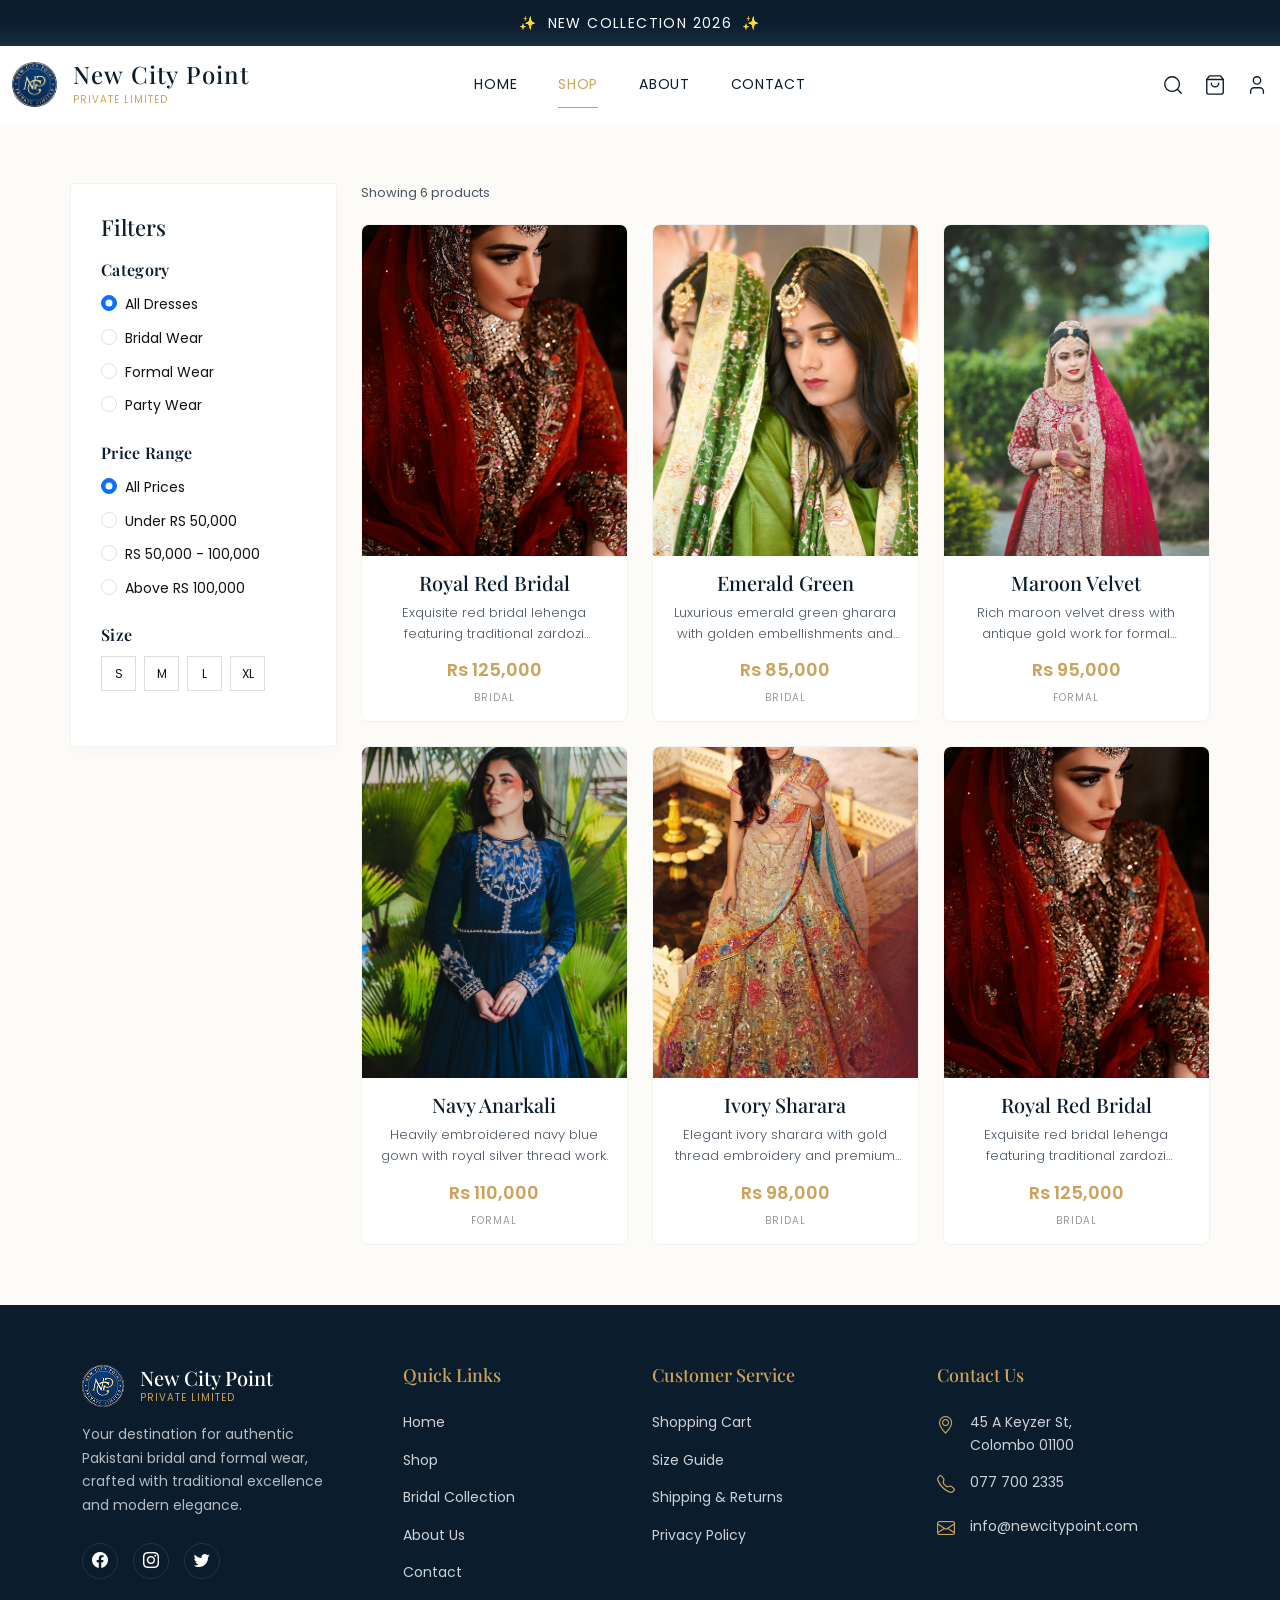
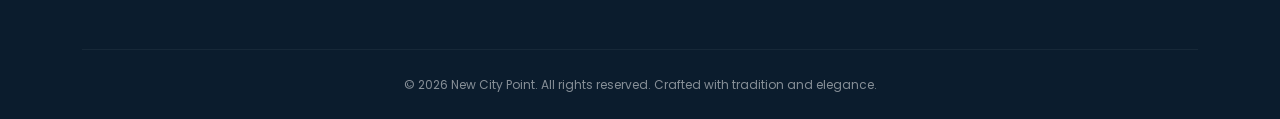
<file: shop.html>
<!DOCTYPE html>
<html lang="en">

<head>
    <meta charset="UTF-8">
    <meta name="viewport" content="width=device-width, initial-scale=1.0">
    <title>Shop | New City Point</title>
    <meta name="description"
        content="Browse our exclusive collection of luxury Pakistani dresses, including bridal, formal, and party wear.">

    <!-- Google Fonts -->
    <link rel="preconnect" href="https://fonts.googleapis.com">
    <link rel="preconnect" href="https://fonts.gstatic.com" crossorigin>
    <link
        href="https://fonts.googleapis.com/css2?family=Playfair+Display:wght@400;500;600;700&family=Poppins:wght@300;400;500;600;700&display=swap"
        rel="stylesheet">

    <!-- Bootstrap 5 CSS -->
    <link href="https://cdn.jsdelivr.net/npm/bootstrap@5.3.0/dist/css/bootstrap.min.css" rel="stylesheet">
    <!-- Bootstrap Icons -->
    <link rel="stylesheet" href="https://cdn.jsdelivr.net/npm/bootstrap-icons@1.10.5/font/bootstrap-icons.css">

    <link rel="stylesheet" href="assets/css/style.css">
    <link rel="icon" type="image/svg+xml" href="assets/images/WhatsApp Image 2026-04-02 at 8.03.30 AM 1.png">

    <style>
        body {
            background-color: #fcfbf7;
        }

        .shop-container {
            padding: 30px 0;
        }

        @media (min-width: 768px) {
            .shop-container {
                padding: 60px 0;
            }
        }

        /* Sidebar Filters */
        .filter-sidebar {
            background: white;
            padding: 20px;
            border-radius: 4px;
            box-shadow: 0 5px 15px rgba(0, 0, 0, 0.02);
            border: 1px solid rgba(0, 0, 0, 0.05);
            margin-bottom: 30px;
        }

        @media (min-width: 992px) {
            .filter-sidebar {
                padding: 30px;
                position: sticky;
                top: 100px;
            }
        }

        .filter-title {
            font-family: var(--font-heading);
            font-size: 22px;
            margin-bottom: 20px;
            color: var(--primary-color);
        }

        .filter-group {
            margin-bottom: 25px;
        }

        .filter-group-title {
            font-family: var(--font-heading);
            font-size: 16px;
            text-transform: capitalize;
            letter-spacing: 0.02em;
            color: var(--primary-color);
            margin-bottom: 12px;
            font-weight: 600;
        }

        .form-check {
            margin-bottom: 8px;
        }

        .form-check-label {
            font-size: 14px;
        }

        .size-btn-group {
            display: flex;
            gap: 8px;
            flex-wrap: wrap;
        }

        .size-btn {
            width: 35px;
            height: 35px;
            border: 1px solid #ddd;
            background: white;
            display: flex;
            align-items: center;
            justify-content: center;
            font-size: 12px;
            transition: var(--transition-smooth);
            cursor: pointer;
        }

        .size-btn:hover,
        .size-btn.active {
            border-color: var(--secondary-color);
            color: var(--secondary-color);
        }

        /* Product Grid */
        .product-count {
            font-size: 13px;
            color: var(--text-muted);
            margin-bottom: 20px;
        }

        .shop-card {
            background: white;
            border-radius: 8px;
            overflow: hidden;
            transition: var(--transition-smooth);
            border: 1px solid rgba(0, 0, 0, 0.05);
            margin-bottom: 0;
            height: 100%;
            cursor: pointer;
            display: flex;
            flex-direction: column;
        }

        .shop-card:hover {
            border-color: var(--secondary-color);
            box-shadow: 0 10px 30px rgba(201, 162, 77, 0.15);
        }

        .shop-card-img-wrapper {
            position: relative;
            width: 100%;
            aspect-ratio: 4 / 5;
            overflow: hidden;
        }

        .shop-card-img {
            width: 100%;
            height: 100%;
            object-fit: cover;
            transition: transform 1s cubic-bezier(0.4, 0, 0.2, 1);
        }

        .shop-card:hover .shop-card-img {
            transform: scale(1.05);
        }

        .shop-order-overlay {
            position: absolute;
            top: 50%;
            left: 50%;
            transform: translate(-50%, -50%);
            background: rgba(201, 162, 77, 0.9);
            color: var(--primary-color);
            padding: 10px 15px;
            font-weight: 600;
            text-transform: uppercase;
            font-size: 12px;
            opacity: 0;
            transition: var(--transition-smooth);
            z-index: 2;
            white-space: nowrap;
            width: auto;
            text-align: center;
        }

        @media (min-width: 576px) {
            .shop-order-overlay {
                font-size: 14px;
                padding: 12px 15px;
            }
        }

        .shop-card:hover .shop-order-overlay {
            opacity: 1;
        }

        .shop-card-info {
            padding: 15px;
            text-align: center;
            flex-grow: 1;
            display: flex;
            flex-direction: column;
            justify-content: center;
        }

        .shop-card-title {
            font-family: var(--font-heading);
            font-size: clamp(16px, 4vw, 20px);
            margin-bottom: 8px;
            color: var(--primary-color);
        }

        .shop-card-desc {
            font-size: 13px;
            color: var(--text-muted);
            margin-bottom: 12px;
            display: -webkit-box;
            -webkit-line-clamp: 2;
            line-clamp: 2;
            -webkit-box-orient: vertical;
            overflow: hidden;
            font-weight: 300;
        }

        .shop-card-price {
            font-size: 18px;
            font-weight: 600;
            color: var(--secondary-color);
            margin-bottom: 5px;
            margin-top: auto;
        }

        .shop-card-category {
            font-size: 10px;
            text-transform: uppercase;
            letter-spacing: 0.1em;
            color: #999;
        }
    </style>
</head>

<body>

    <div class="announcement-bar">
        <div class="container announcement-content">
            <span>✨</span>
            <span>NEW COLLECTION 2026</span>
            <span>✨</span>
        </div>
    </div>

    <!-- Navigation -->
    <nav class="navbar navbar-expand-lg sticky-top">
        <div class="container">
            <a class="navbar-brand d-flex align-items-center gap-2 gap-sm-3" href="index.html">
                <img src="assets/images/WhatsApp Image 2026-04-02 at 8.03.30 AM 1.png" alt="Logo">
                <div class="navbar-brand-content d-none d-sm-block">
                    <div class="navbar-logo-title">New City Point</div>
                    <div class="navbar-logo-subtitle">Private Limited</div>
                </div>
            </a>
            <button class="navbar-toggler border-0 shadow-none" type="button" data-bs-toggle="collapse"
                data-bs-target="#navbarNav">
                <i class="bi bi-list fs-2 text-primary"></i>
            </button>
            <div class="collapse navbar-collapse" id="navbarNav">
                <ul class="navbar-nav mx-auto align-items-center">
                    <li class="nav-item"><a class="nav-link" href="index.html">HOME</a></li>
                    <li class="nav-item"><a class="nav-link active" href="shop.html">SHOP</a></li>
                    <li class="nav-item"><a class="nav-link" href="about.html">ABOUT</a></li>
                    <li class="nav-item"><a class="nav-link" href="contact.html">CONTACT</a></li>
                </ul>
            </div>
            <div class="d-flex align-items-center gap-3 nav-icons-group">
                <a href="javascript:void(0)" id="search-trigger" class="text-primary transition-smooth">
                    <svg xmlns="http://www.w3.org/2000/svg" width="22" height="22" viewBox="0 0 24 24" fill="none"
                        stroke="currentColor" stroke-width="1.5" stroke-linecap="round" stroke-linejoin="round">
                        <circle cx="11" cy="11" r="8" />
                        <path d="m21 21-4.3-4.3" />
                    </svg>
                </a>
                <a href="cart.html" class="text-primary transition-smooth position-relative">
                    <svg xmlns="http://www.w3.org/2000/svg" width="22" height="22" viewBox="0 0 24 24" fill="none"
                        stroke="currentColor" stroke-width="1.5" stroke-linecap="round" stroke-linejoin="round">
                        <path d="M6 2 3 6v14a2 2 0 0 0 2 2h14a2 2 0 0 0 2-2V6l-3-4Z" />
                        <path d="M3 6h18" />
                        <path d="M16 10a4 4 0 0 1-8 0" />
                    </svg>
                    <span class="position-absolute top-0 start-100 translate-middle badge rounded-pill bg-gold"
                        style="font-size: 10px; padding: 2px 5px; min-width: 18px;">0</span>
                </a>
                <a href="javascript:handleProfileClick()" class="text-primary transition-smooth">
                    <svg xmlns="http://www.w3.org/2000/svg" width="22" height="22" viewBox="0 0 24 24" fill="none"
                        stroke="currentColor" stroke-width="1.5" stroke-linecap="round" stroke-linejoin="round">
                        <path d="M19 21v-2a4 4 0 0 0-4-4H9a4 4 0 0 0-4 4v2" />
                        <circle cx="12" cy="7" r="4" />
                    </svg>
                </a>
            </div>
        </div>
        </div>
    </nav>

    <div class="container shop-container">
        <div class="row">
            <!-- Sidebar -->
            <div class="col-lg-3">
                <div class="filter-sidebar">
                    <h2 class="filter-title">Filters</h2>

                    <div class="filter-group">
                        <h4 class="filter-group-title">Category</h4>
                        <div class="form-check">
                            <input class="form-check-input" type="radio" name="category" id="cat1" checked>
                            <label class="form-check-label" for="cat1">All Dresses</label>
                        </div>
                        <div class="form-check">
                            <input class="form-check-input" type="radio" name="category" id="cat2">
                            <label class="form-check-label" for="cat2">Bridal Wear</label>
                        </div>
                        <div class="form-check">
                            <input class="form-check-input" type="radio" name="category" id="cat3">
                            <label class="form-check-label" for="cat3">Formal Wear</label>
                        </div>
                        <div class="form-check">
                            <input class="form-check-input" type="radio" name="category" id="cat4">
                            <label class="form-check-label" for="cat4">Party Wear</label>
                        </div>
                    </div>

                    <div class="filter-group">
                        <h4 class="filter-group-title">Price Range</h4>
                        <div class="form-check">
                            <input class="form-check-input" type="radio" name="price" id="pr1" checked>
                            <label class="form-check-label" for="pr1">All Prices</label>
                        </div>
                        <div class="form-check">
                            <input class="form-check-input" type="radio" name="price" id="pr2">
                            <label class="form-check-label" for="pr2">Under RS 50,000</label>
                        </div>
                        <div class="form-check">
                            <input class="form-check-input" type="radio" name="price" id="pr3">
                            <label class="form-check-label" for="pr3">RS 50,000 - 100,000</label>
                        </div>
                        <div class="form-check">
                            <input class="form-check-input" type="radio" name="price" id="pr4">
                            <label class="form-check-label" for="pr4">Above RS 100,000</label>
                        </div>
                    </div>

                    <div class="filter-group">
                        <h4 class="filter-group-title">Size</h4>
                        <div class="size-btn-group">
                            <div class="size-btn">S</div>
                            <div class="size-btn">M</div>
                            <div class="size-btn">L</div>
                            <div class="size-btn">XL</div>
                        </div>
                    </div>
                </div>
            </div>

            <!-- Products -->
            <div class="col-lg-9">
                <div class="product-count">Showing <span id="displayed-count">12</span> products</div>
                <div class="row g-4" id="product-grid">
                    <!-- Products will be loaded dynamically -->
                </div>
            </div>
        </div>
    </div>

    <!-- Footer -->
    <footer>
        <div class="container">
            <div class="row g-4">
                <!-- Brand Column -->
                <div class="col-lg-3">
                    <div class="footer-brand">
                        <div class="d-flex align-items-center gap-3 mb-3">
                            <img src="assets/images/WhatsApp Image 2026-04-02 at 8.03.30 AM 1.png" alt="Logo" height="35">
                            <div>
                                <div class="footer-logo-title">New City Point</div>
                                <div class="footer-logo-subtitle">Private Limited</div>
                            </div>
                        </div>
                        <p class="footer-desc">Your destination for authentic Pakistani bridal and formal wear, crafted
                            with traditional excellence and modern elegance.</p>
                        <div class="social-links">
                            <a href="#"><i class="bi bi-facebook"></i></a>
                            <a href="#"><i class="bi bi-instagram"></i></a>
                            <a href="#"><i class="bi bi-twitter"></i></a>
                        </div>
                    </div>
                </div>

                <!-- Quick Links -->
                <div class="col-lg-3 ps-lg-5">
                    <div class="footer-column">
                        <h4>Quick Links</h4>
                        <ul class="footer-links">
                            <li><a href="index.html" class="footer-link">Home</a></li>
                            <li><a href="shop.html" class="footer-link">Shop</a></li>
                            <li><a href="#" class="footer-link">Bridal Collection</a></li>
                            <li><a href="about.html" class="footer-link">About Us</a></li>
                            <li><a href="contact.html" class="footer-link">Contact</a></li>
                        </ul>
                    </div>
                </div>

                <!-- Customer Service -->
                <div class="col-lg-3">
                    <div class="footer-column">
                        <h4>Customer Service</h4>
                        <ul class="footer-links">
                            <li><a href="cart.html" class="footer-link">Shopping Cart</a></li>
                            <li><a href="#" class="footer-link">Size Guide</a></li>
                            <li><a href="#" class="footer-link">Shipping & Returns</a></li>
                            <li><a href="#" class="footer-link">Privacy Policy</a></li>
                        </ul>
                    </div>
                </div>

                <!-- Contact Us -->
                <div class="col-lg-3">
                    <div class="footer-column">
                        <h4>Contact Us</h4>
                        <ul class="contact-info-list">
                            <li class="contact-info-item">
                                <i class="bi bi-geo-alt"></i>
                                <span>45 A Keyzer St,<br>Colombo 01100</span>
                            </li>
                            <li class="contact-info-item">
                                <i class="bi bi-telephone"></i>
                                <span>077 700 2335</span>
                            </li>
                            <li class="contact-info-item">
                                <i class="bi bi-envelope"></i>
                                <span>info@newcitypoint.com</span>
                            </li>
                        </ul>
                    </div>
                </div>
            </div>

            <!-- Bottom Copyright -->
            <div class="copyright-section">
                <p class="mb-0">© 2026 New City Point. All rights reserved. Crafted with tradition and elegance.
                </p>
            </div>
        </div>
    </footer>

    <script src="https://code.jquery.com/jquery-3.6.0.min.js"></script>
    <script src="assets/js/products.js"></script>
    <script src="assets/js/cart.js"></script>
    <script src="assets/js/auth.js"></script>
    <script src="assets/js/main.js"></script>
    <script>
        function renderProducts(searchQuery = '') {
            const grid = $('#product-grid');
            grid.empty();

            let displayedProducts = products;

            if (searchQuery) {
                const q = searchQuery.toLowerCase();
                displayedProducts = products.filter(p =>
                    p.name.toLowerCase().includes(q) ||
                    p.category.toLowerCase().includes(q) ||
                    p.desc.toLowerCase().includes(q)
                );
                // Clear any existing search notices first
                $('.search-notice').remove();
                grid.before(`<div class="col-12 mb-4 search-notice"><h3 style="font-family: var(--font-heading);">Showing results for "${searchQuery}"</h3><a href="shop.html" class="text-secondary small">Clear search</a></div>`);
            }

            displayedProducts.forEach((product) => {
                const card = `
                    <div class="col-md-4">
                        <div class="shop-card" onclick="location.href='product-detail.html?id=${product.id}'">
                            <div class="shop-card-img-wrapper">
                                <img src="${product.image}" class="shop-card-img" alt="${product.name}">
                                <div class="shop-order-overlay" onclick="event.stopPropagation(); location.href='product-detail.html?id=${product.id}'">Order Now</div>
                            </div>
                            <div class="shop-card-info">
                                <h3 class="shop-card-title">${product.name}</h3>
                                <p class="shop-card-desc">${product.desc}</p>
                                <div class="shop-card-price">Rs ${product.price.toLocaleString()}</div>
                                <div class="shop-card-category">${product.category}</div>
                            </div>
                        </div>
                    </div>
                `;
                grid.append(card);
            });
            $('#displayed-count').text($('.shop-card').length);
        }

        $(document).ready(function () {
            const urlParams = new URLSearchParams(window.location.search);
            const search = urlParams.get('search');
            renderProducts(search);

            $('.size-btn').click(function () {
                $('.size-btn').removeClass('active');
                $(this).addClass('active');
            });
        });
    </script>
</body>

</html>
</file>
<file: assets/css/style.css>
/* Design System */
:root {
    --primary-color: #0b1c2d;
    --secondary-color: #cba35c;
    --text-dark: #111111;
    --text-muted: #4a5565;
    --bg-light: #f8f6f2;
    --bg-alt: #fcfbf7;
    --white: #ffffff;

    --font-heading: 'Playfair Display', serif;
    --font-body: 'Poppins', sans-serif;

    --transition-smooth: all 0.4s cubic-bezier(0.4, 0, 0.2, 1);
    --container-padding: 20px;
    /* Reduced for smaller screens */
}

@media (min-width: 992px) {
    :root {
        --container-padding: 80px;
    }
}

/* Global Styles */
* {
    margin: 0;
    padding: 0;
    box-sizing: border-box;
}

html,
body {
    overflow-x: hidden;
    width: 100%;
}

body {
    font-family: var(--font-body);
    color: var(--text-dark);
    background-color: var(--white);
    line-height: 1.6;
}

img {
    max-width: 100%;
    height: auto;
}

h1,
h2,
h3,
h4,
.font-playfair {
    font-family: var(--font-heading);
}

a {
    text-decoration: none;
    color: inherit;
    transition: var(--transition-smooth);
}

ul {
    list-style: none;
    padding: 0;
    margin: 0;
}

/* Typography Utilities */
.text-gold {
    color: var(--secondary-color);
}

.bg-primary {
    background-color: var(--primary-color);
}

.text-white {
    color: var(--white);
}

/* Components */

/* Announcement Bar */
.announcement-bar {
    background: linear-gradient(180deg, rgba(11, 28, 45, 1) 0%, rgba(11, 28, 45, 1) 50%, rgba(26, 47, 66, 1) 100%);
    padding: 8px 0;
    font-size: 11px;
    color: var(--white);
    text-align: center;
    letter-spacing: 0.1em;
    font-weight: 400;
}

@media (min-width: 768px) {
    .announcement-bar {
        padding: 12px 0;
        font-size: 14px;
    }
}

.announcement-content {
    display: flex;
    justify-content: center;
    align-items: center;
    gap: 10px;
}

/* Navbar */
.navbar {
    padding: 10px 0;
    background: var(--white);
    transition: var(--transition-smooth);
    z-index: 1000;
}

.navbar-brand img {
    height: 35px;
}

@media (min-width: 768px) {
    .navbar-brand img {
        height: 45px;
    }
}

.nav-link {
    font-family: var(--font-body);
    font-weight: 400;
    font-size: 14px;
    color: var(--primary-color) !important;
    letter-spacing: 0.05em;
    position: relative;
    padding: 12px 0 !important;
}

@media (min-width: 992px) {
    .nav-link {
        margin: 0 18px;
        padding: 10px 0 !important;
    }
}

.nav-link:hover,
.nav-link.active {
    color: var(--secondary-color) !important;
}

.nav-link::after {
    content: '';
    position: absolute;
    bottom: 5px;
    left: 0;
    width: 0;
    height: 1px;
    background: var(--secondary-color);
    transition: var(--transition-smooth);
}

@media (min-width: 992px) {
    .nav-link::after {
        bottom: -2px;
    }
}

.nav-link:hover::after,
.nav-link.active::after {
    width: 100%;
}

.nav-icons-group {
    display: flex;
    align-items: center;
    gap: 12px !important;
}

@media (min-width: 576px) {
    .nav-icons-group {
        gap: 20px !important;
    }
}

.nav-icons-group a {
    color: var(--primary-color) !important;
    display: flex;
    align-items: center;
    justify-content: center;
    transition: var(--transition-smooth);
    position: relative;
}

.nav-icons-group a:hover {
    color: var(--secondary-color) !important;
    transform: translateY(-2px);
}

.navbar-brand-content {
    display: flex;
    flex-direction: column;
}

.navbar-logo-title {
    font-family: var(--font-heading);
    font-size: 16px;
    line-height: 1.1;
    letter-spacing: 0.05em;
    color: var(--primary-color);
    font-weight: 500;
}

@media (min-width: 400px) {
    .navbar-logo-title {
        font-size: 18px;
    }
}

@media (min-width: 768px) {
    .navbar-logo-title {
        font-size: 24px;
    }
}

.navbar-logo-subtitle {
    font-family: var(--font-body);
    font-size: 8px;
    letter-spacing: 0.1em;
    font-weight: 400;
    color: var(--secondary-color);
    margin-top: 2px;
    text-transform: uppercase;
}

@media (min-width: 768px) {
    .navbar-logo-subtitle {
        font-size: 10px;
        margin-top: 4px;
    }
}

/* Mobile Toggler */
.navbar-toggler {
    padding: 0;
}

/* Desktop Centering Logic */
@media (min-width: 992px) {
    .navbar>.container {
        display: flex !important;
        align-items: center !important;
        justify-content: space-between !important;
        max-width: 1400px;
        position: relative;
    }

    .navbar-brand {
        flex: 1 0 0;
        margin: 0;
        display: flex;
        align-items: center;
        z-index: 5;
    }

    .navbar-collapse {
        flex: 1 0 0;
        display: flex !important;
        justify-content: center !important;
        position: relative;
        background: transparent !important;
        padding: 0 !important;
        box-shadow: none !important;
    }

    .navbar-nav {
        margin: 0 !important;
        display: flex;
        flex-direction: row !important;
        gap: 5px;
    }

    .nav-icons-group {
        flex: 1 0 0;
        display: flex;
        justify-content: flex-end;
    }
}

/* Mobile Navbar Expansion */
@media (max-width: 991px) {
    .navbar-collapse {
        background: var(--white);
        position: absolute;
        top: 100%;
        left: 0;
        width: 100%;
        padding: 20px;
        box-shadow: 0 10px 20px rgba(0, 0, 0, 0.1);
        text-align: center;
    }

    .navbar-nav {
        margin-bottom: 15px;
    }

    .nav-icons-group {
        justify-content: center;
    }
}

/* Global Reset */
*:focus {
    outline: none !important;
    box-shadow: none !important;
}

.form-control:focus {
    border-color: var(--secondary-color) !important;
}

/* Hero Section */
.hero-section {
    position: relative;
    min-height: 450px;
    background: url('../images/hero_bg.png') center/cover no-repeat;
    display: flex;
    align-items: center;
    color: var(--white);
    overflow: hidden;
    padding: 60px 0;
}

@media (min-width: 992px) {
    .hero-section {
        height: 600px;
        padding: 0;
    }
}

.hero-overlay {
    position: absolute;
    top: 0;
    left: 0;
    width: 100%;
    height: 100%;
    background: linear-gradient(90deg, rgba(11, 28, 45, 0.9) 0%, rgba(11, 28, 45, 0.4) 100%);
}

.hero-content {
    position: relative;
    z-index: 2;
    max-width: 650px;
    text-align: center;
    margin: 0 auto;
}

@media (min-width: 992px) {
    .hero-content {
        text-align: left;
    }
}

.hero-tagline {
    border: 1px solid var(--secondary-color);
    padding: 8px 14px;
    display: inline-block;
    font-size: 12px;
    letter-spacing: 0.1em;
    margin-bottom: 20px;
    text-transform: uppercase;
    color: var(--secondary-color);
}

.hero-title {
    font-size: clamp(32px, 8vw, 72px);
    font-weight: 500;
    line-height: 1.2;
    margin-bottom: 20px;
}

.hero-description {
    font-size: clamp(16px, 2vw, 20px);
    color: rgba(255, 255, 255, 0.9);
    margin-bottom: 30px;
    font-weight: 300;
    line-height: 1.6;
}

.hero-btns {
    display: flex;
    flex-direction: column;
    gap: 15px;
    align-items: center;
}

@media (min-width: 576px) {
    .hero-btns {
        flex-direction: row;
        justify-content: center;
    }
}

@media (min-width: 992px) {
    .hero-btns {
        justify-content: flex-start;
    }
}

/* Buttons */
.btn-custom {
    padding: 14px 28px;
    font-weight: 500;
    font-size: 15px;
    letter-spacing: 0.05em;
    border-radius: 4px;
    display: inline-flex;
    align-items: center;
    justify-content: center;
    gap: 12px;
    transition: var(--transition-smooth);
    min-width: 180px;
    width: 100%;
    /* Full width on mobile */
}

@media (min-width: 576px) {
    .btn-custom {
        width: auto;
    }
}

.btn-primary-custom {
    background-color: var(--secondary-color);
    color: var(--primary-color);
    border: 1px solid var(--secondary-color);
}

.btn-primary-custom:hover {
    background-color: transparent;
    color: var(--secondary-color);
}

.btn-outline-custom {
    border: 1px solid var(--white);
    color: var(--white);
}

.btn-outline-custom:hover {
    background-color: var(--white);
    color: var(--primary-color);
}

/* Features Section */
.features-section {
    background-color: var(--white);
    padding: 60px 0;
}

.feature-item {
    text-align: center;
    padding: 20px;
    height: 100%;
    transition: var(--transition-smooth);
}

.feature-item:hover {
    transform: translateY(-5px);
}

.feature-icon-box {
    width: 50px;
    height: 50px;
    background: #fbf9f4;
    display: flex;
    align-items: center;
    justify-content: center;
    margin: 0 auto 15px;
    color: var(--secondary-color);
    border-radius: 50%;
}

.feature-icon-box svg {
    width: 24px;
    height: 24px;
}

.feature-title {
    font-family: var(--font-heading);
    font-size: clamp(16px, 4vw, 20px);
    font-weight: 500;
    margin-bottom: 8px;
    color: var(--primary-color);
    word-wrap: break-word;
}

.feature-desc {
    color: var(--text-muted);
    font-size: 14px;
    line-height: 1.5;
    margin: 0 auto;
}

/* Categories Section */
.categories-section {
    padding: 60px 0;
    background-color: var(--white);
}

.category-card {
    position: relative;
    height: clamp(300px, 50vw, 450px);
    overflow: hidden;
    border-radius: 4px;
    box-shadow: 0 10px 30px rgba(0, 0, 0, 0.05);
    margin-bottom: 20px;
}

.category-img {
    width: 100%;
    height: 100%;
    object-fit: cover;
    transition: transform 1.2s cubic-bezier(0.4, 0, 0.2, 1);
}

.category-overlay {
    position: absolute;
    top: 0;
    left: 0;
    width: 100%;
    height: 100%;
    background: linear-gradient(180deg, rgba(11, 28, 45, 0.6) 0%, rgba(0, 0, 0, 0) 100%);
    display: flex;
    flex-direction: column;
    justify-content: flex-end;
    padding: 20px;
}

@media (min-width: 768px) {
    .category-overlay {
        padding: 30px;
    }
}

.category-title {
    color: var(--white);
    font-size: clamp(20px, 4vw, 28px);
    font-weight: 500;
    margin: 0;
}

.category-card:hover .category-img {
    transform: scale(1.1);
}

/* Best Collection Section */
.best-collection {
    padding: 60px 0;
    background-color: var(--white);
}

.section-header {
    text-align: center;
    max-width: 800px;
    margin: 0 auto 40px;
}

.diamond-divider {
    display: flex;
    align-items: center;
    justify-content: center;
    gap: 15px;
    margin-bottom: 15px;
}

.divider-line {
    width: 50px;
    height: 1px;
    background: #d4d4d4;
}

@media (min-width: 768px) {
    .divider-line {
        width: 100px;
    }
}

.diamond {
    width: 10px;
    height: 10px;
    background: var(--secondary-color);
    transform: rotate(45deg);
}

.section-title {
    font-family: var(--font-heading);
    font-size: clamp(32px, 6vw, 64px);
    font-weight: 500;
    color: var(--primary-color);
    margin: 0;
    line-height: 1.2;
}

.section-subtitle {
    font-size: clamp(14px, 2vw, 18px);
    color: var(--text-muted);
    margin-top: 10px;
}

.product-card {
    background: var(--white);
    border-radius: 4px;
    overflow: hidden;
    position: relative;
    transition: var(--transition-smooth);
    border: 1px solid rgba(0, 0, 0, 0.05);
    margin-bottom: 30px;
    height: 100%;
    display: flex;
    flex-direction: column;
}

.product-img-wrapper {
    position: relative;
    padding-top: 125%;
    /* 4:5 Aspect Ratio */
    overflow: hidden;
}

.product-img {
    position: absolute;
    top: 0;
    left: 0;
    width: 100%;
    height: 100%;
    object-fit: cover;
    transition: transform 1.2s cubic-bezier(0.4, 0, 0.2, 1);
}

.order-now-overlay {
    position: absolute;
    bottom: -60px;
    left: 0;
    width: 100%;
    background: var(--secondary-color);
    color: var(--primary-color);
    padding: 12px;
    text-align: center;
    text-transform: uppercase;
    font-weight: 600;
    font-size: 12px;
    letter-spacing: 0.1em;
    transition: var(--transition-smooth);
    cursor: pointer;
    z-index: 2;
}

.product-card:hover {
    box-shadow: 0 15px 35px rgba(0, 0, 0, 0.1);
    transform: translateY(-5px);
}

.product-card:hover .order-now-overlay {
    bottom: 0;
}

.product-info {
    padding: 20px 15px;
    flex-grow: 1;
    display: flex;
    flex-direction: column;
}

.product-title {
    font-size: 18px;
    color: var(--primary-color);
    margin-bottom: 8px;
    font-weight: 500;
}

.product-price {
    font-size: 16px;
    font-weight: 600;
    color: var(--secondary-color);
}

/* Heritage Section */
.heritage-section {
    background-color: var(--bg-alt);
    padding: 60px 0;
    text-align: center;
}

.heritage-card {
    padding: 25px 15px;
    height: 100%;
    transition: var(--transition-smooth);
    border-radius: 8px;
}

.heritage-card:hover {
    background: var(--white);
    box-shadow: 0 10px 30px rgba(0, 0, 0, 0.05);
}

.heritage-icon-wrapper {
    width: 70px;
    height: 70px;
    margin: 0 auto 20px;
    display: flex;
    align-items: center;
    justify-content: center;
    border: 1px solid rgba(201, 162, 77, 0.2);
    border-radius: 50%;
    transition: var(--transition-smooth);
}

.heritage-card:hover .heritage-icon-wrapper {
    background-color: var(--secondary-color);
    border-color: var(--secondary-color);
}

.heritage-icon-wrapper img {
    width: 35px;
    transition: var(--transition-smooth);
}

.heritage-card:hover .heritage-icon-wrapper img {
    filter: brightness(0) invert(1);
}

.heritage-card h3 {
    font-size: 20px;
    margin-bottom: 12px;
    color: var(--primary-color);
}

.heritage-card p {
    font-size: 14px;
    color: var(--text-muted);
    line-height: 1.6;
}

/* Footer Section */
footer {
    background-color: var(--primary-color);
    color: var(--white);
    padding: 60px 0 0;
}

.footer-brand {
    margin-bottom: 20px;
}

.footer-logo-title {
    font-family: var(--font-heading);
    font-size: 20px;
    color: var(--white);
    font-weight: 500;
    line-height: 1.2;
}

.footer-logo-subtitle {
    font-size: 10px;
    letter-spacing: 0.1em;
    color: var(--secondary-color);
    font-weight: 400;
    text-transform: uppercase;
}

.footer-desc {
    color: rgba(255, 255, 255, 0.7);
    font-size: 14px;
    line-height: 1.7;
    margin-bottom: 25px;
    max-width: 300px;
}

.social-links {
    display: flex;
    gap: 15px;
}

.social-links a {
    width: 36px;
    height: 36px;
    border: 1px solid rgba(255, 255, 255, 0.1);
    display: flex;
    align-items: center;
    justify-content: center;
    border-radius: 50%;
    color: var(--white);
    font-size: 16px;
    transition: var(--transition-smooth);
}

.social-links a:hover {
    background-color: var(--secondary-color);
    border-color: var(--secondary-color);
    color: var(--primary-color);
    transform: translateY(-3px);
}

.footer-column h4 {
    font-family: var(--font-heading);
    font-size: 18px;
    color: var(--secondary-color);
    margin-bottom: 25px;
    font-weight: 500;
}

.footer-links {
    padding: 0;
    list-style: none;
}

.footer-link {
    color: rgba(255, 255, 255, 0.8) !important;
    display: block;
    margin-bottom: 15px;
    font-size: 14px;
    transition: var(--transition-smooth);
}

.footer-link:hover {
    color: var(--secondary-color) !important;
    transform: translateX(5px);
}

.contact-info-list {
    padding: 0;
    list-style: none;
}

.contact-info-item {
    display: flex;
    gap: 15px;
    margin-bottom: 15px;
    font-size: 14px;
    color: rgba(255, 255, 255, 0.8);
    line-height: 1.6;
}

.contact-info-item i {
    color: var(--secondary-color);
    font-size: 18px;
}

.copyright-section {
    padding: 25px 0;
    border-top: 1px solid rgba(255, 255, 255, 0.05);
    margin-top: 50px;
    text-align: center;
}

.copyright-section p {
    font-size: 12px;
    color: rgba(255, 255, 255, 0.5);
    margin: 0;
}

/* Fix for Search Wrapper on Mobile */
#nav-search-wrapper {
    width: 280px !important;
    max-width: 90vw;
    right: -10px !important;
    left: auto !important;
    transform: none !important;
    top: 100% !important;
}

@media (min-width: 992px) {
    #nav-search-wrapper {
        width: 350px !important;
        right: 0 !important;
        left: auto !important;
        transform: none;
    }
}
</file>
